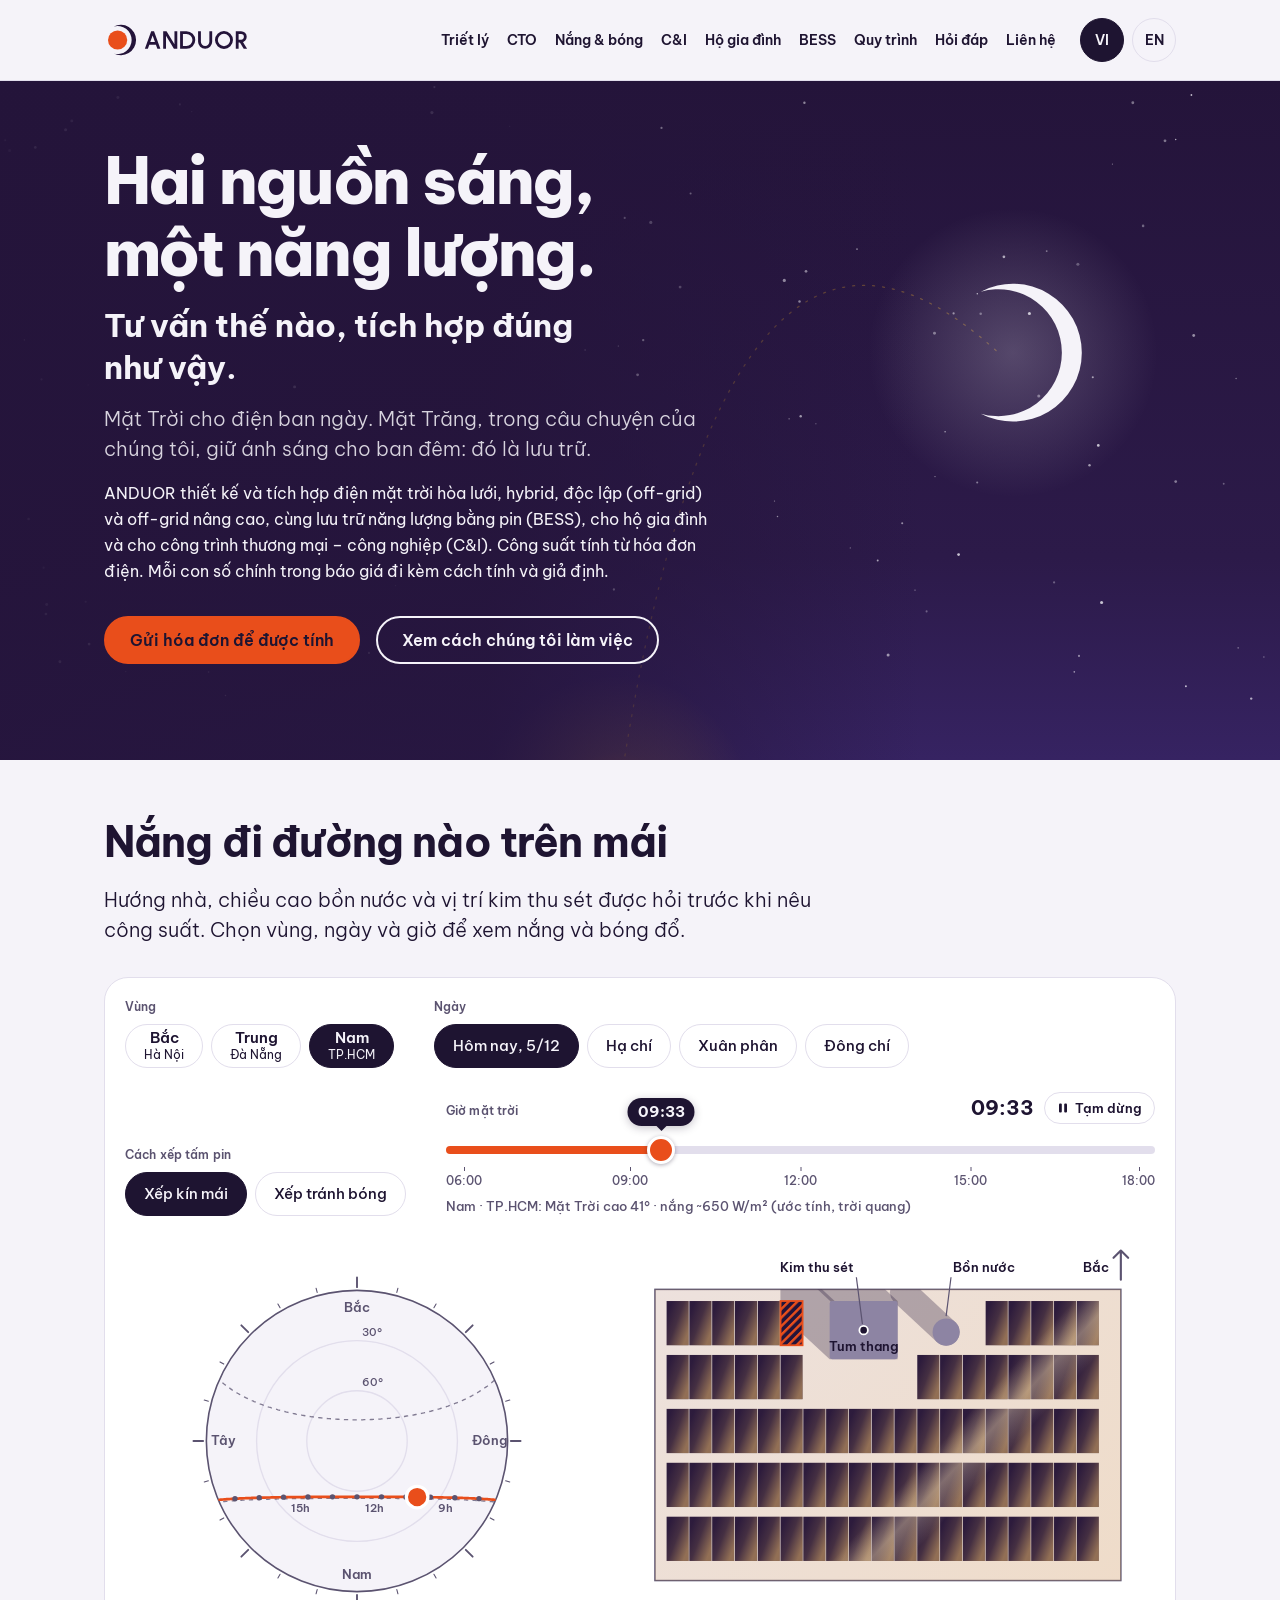
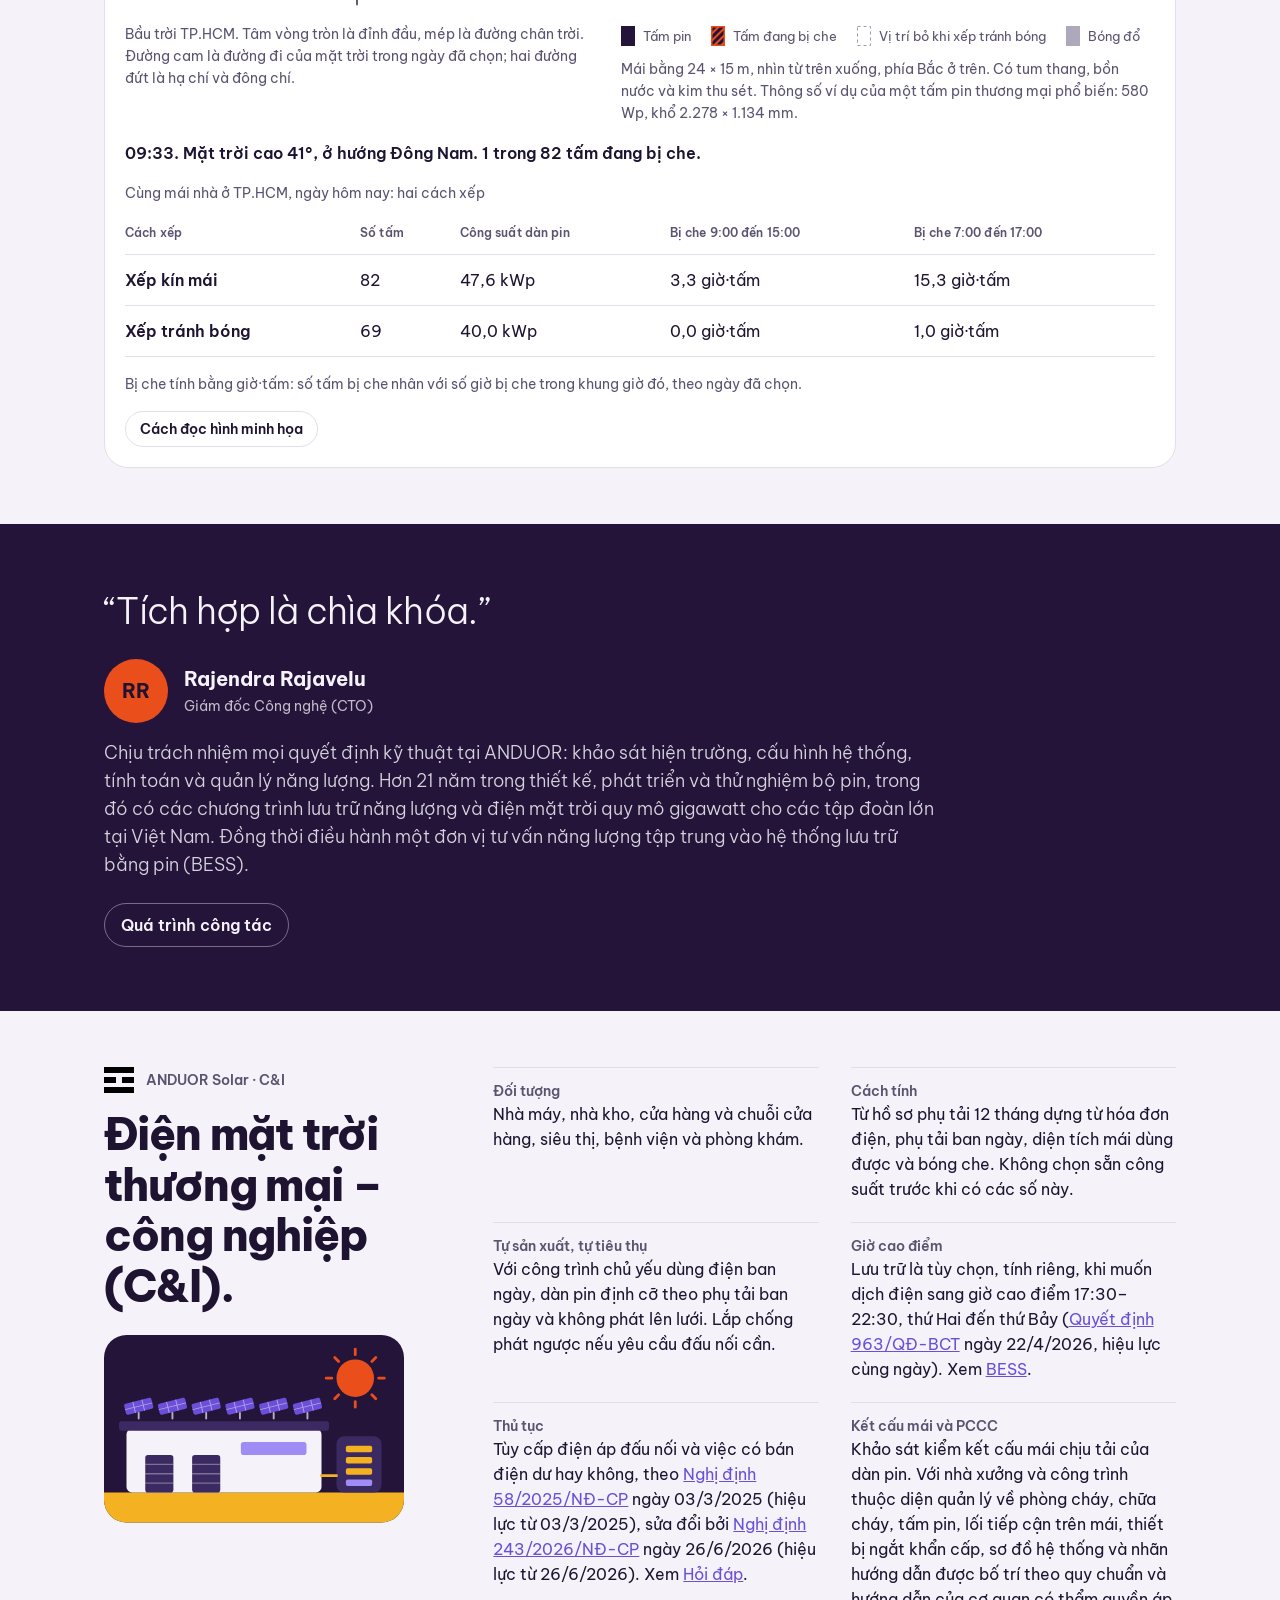
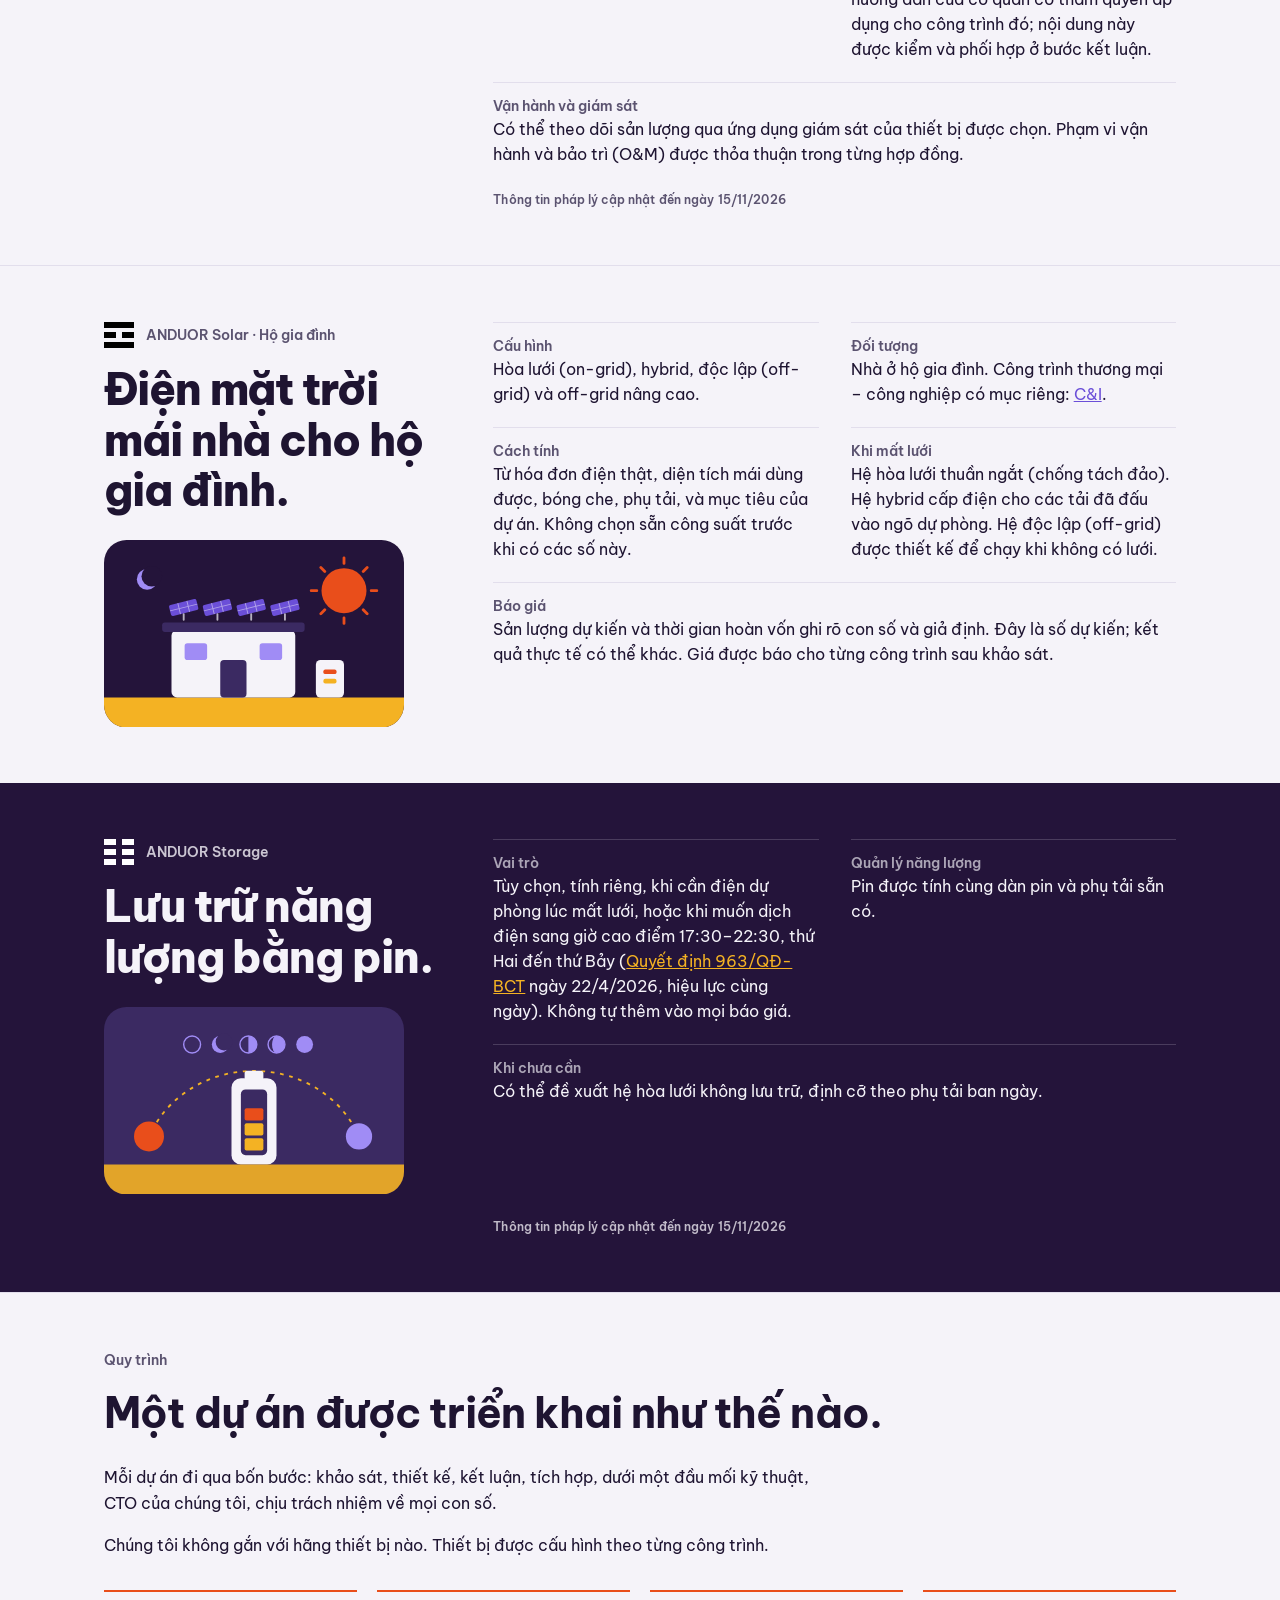
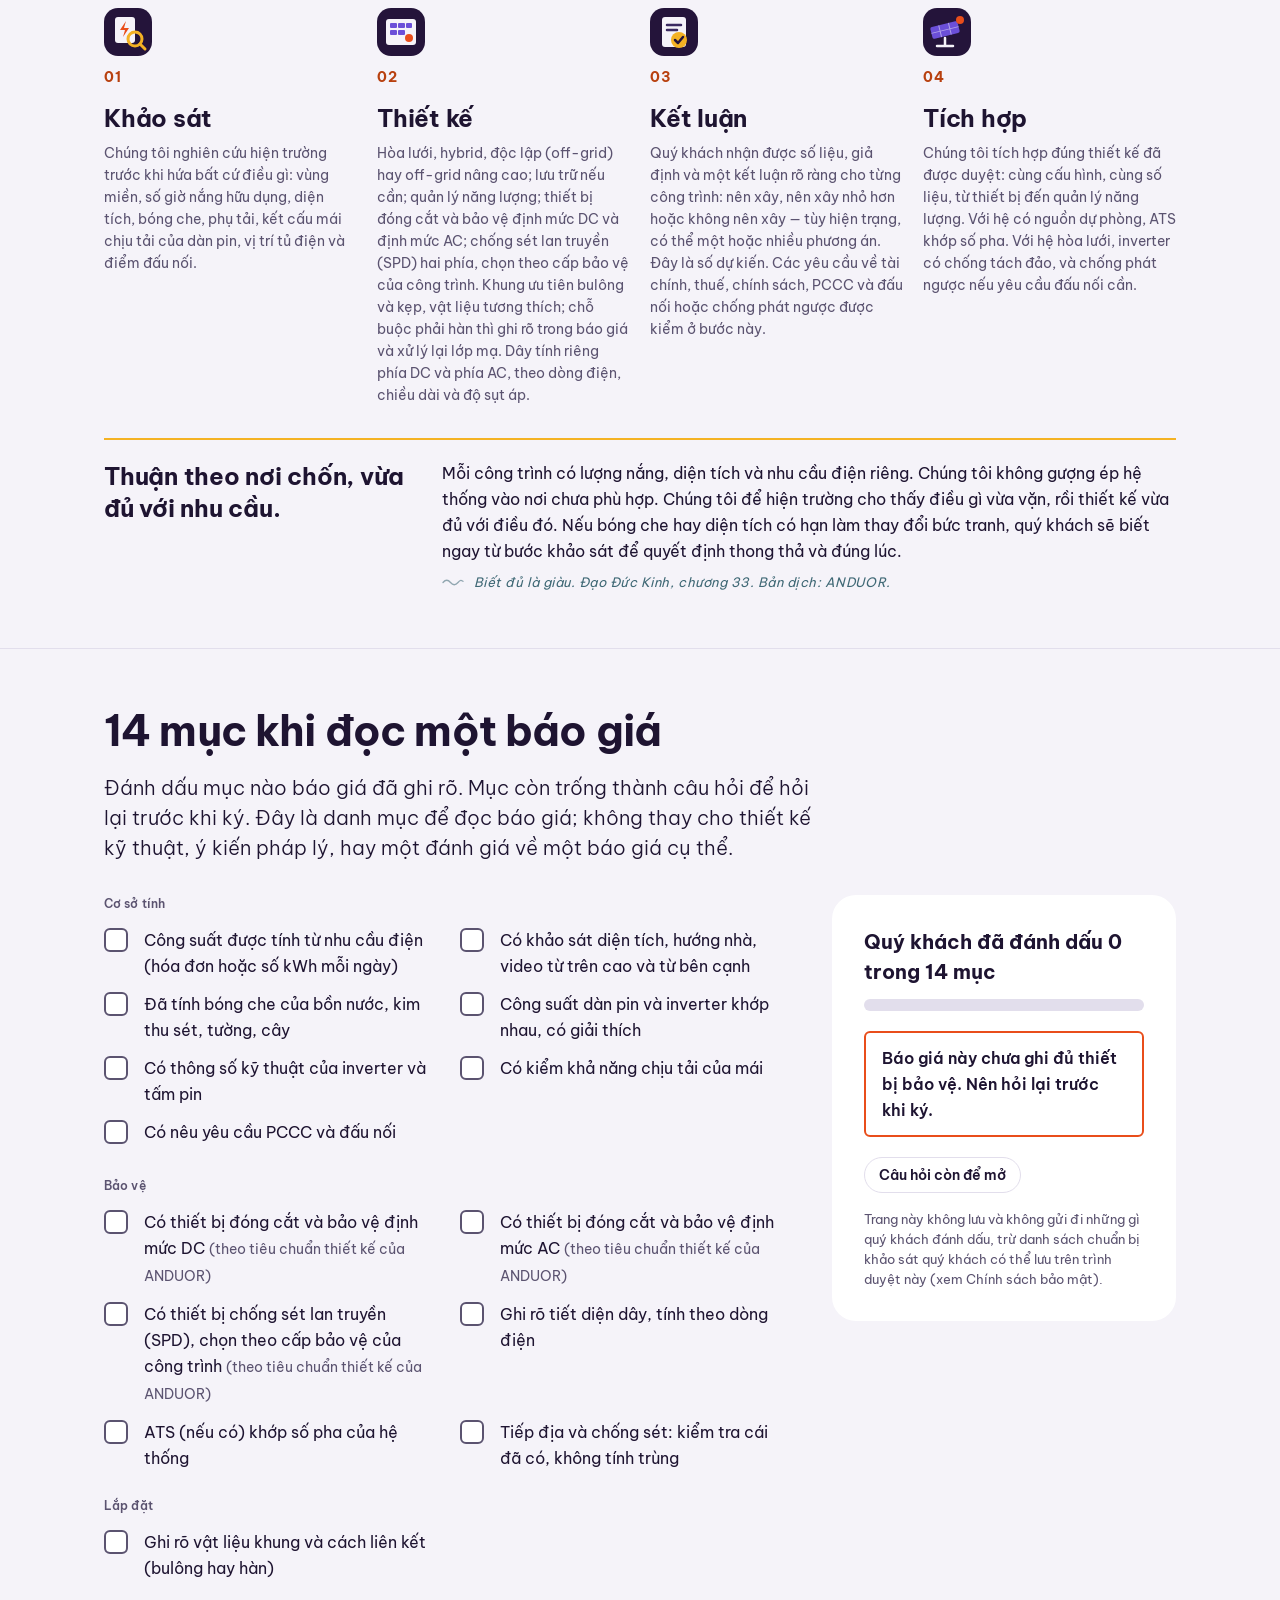
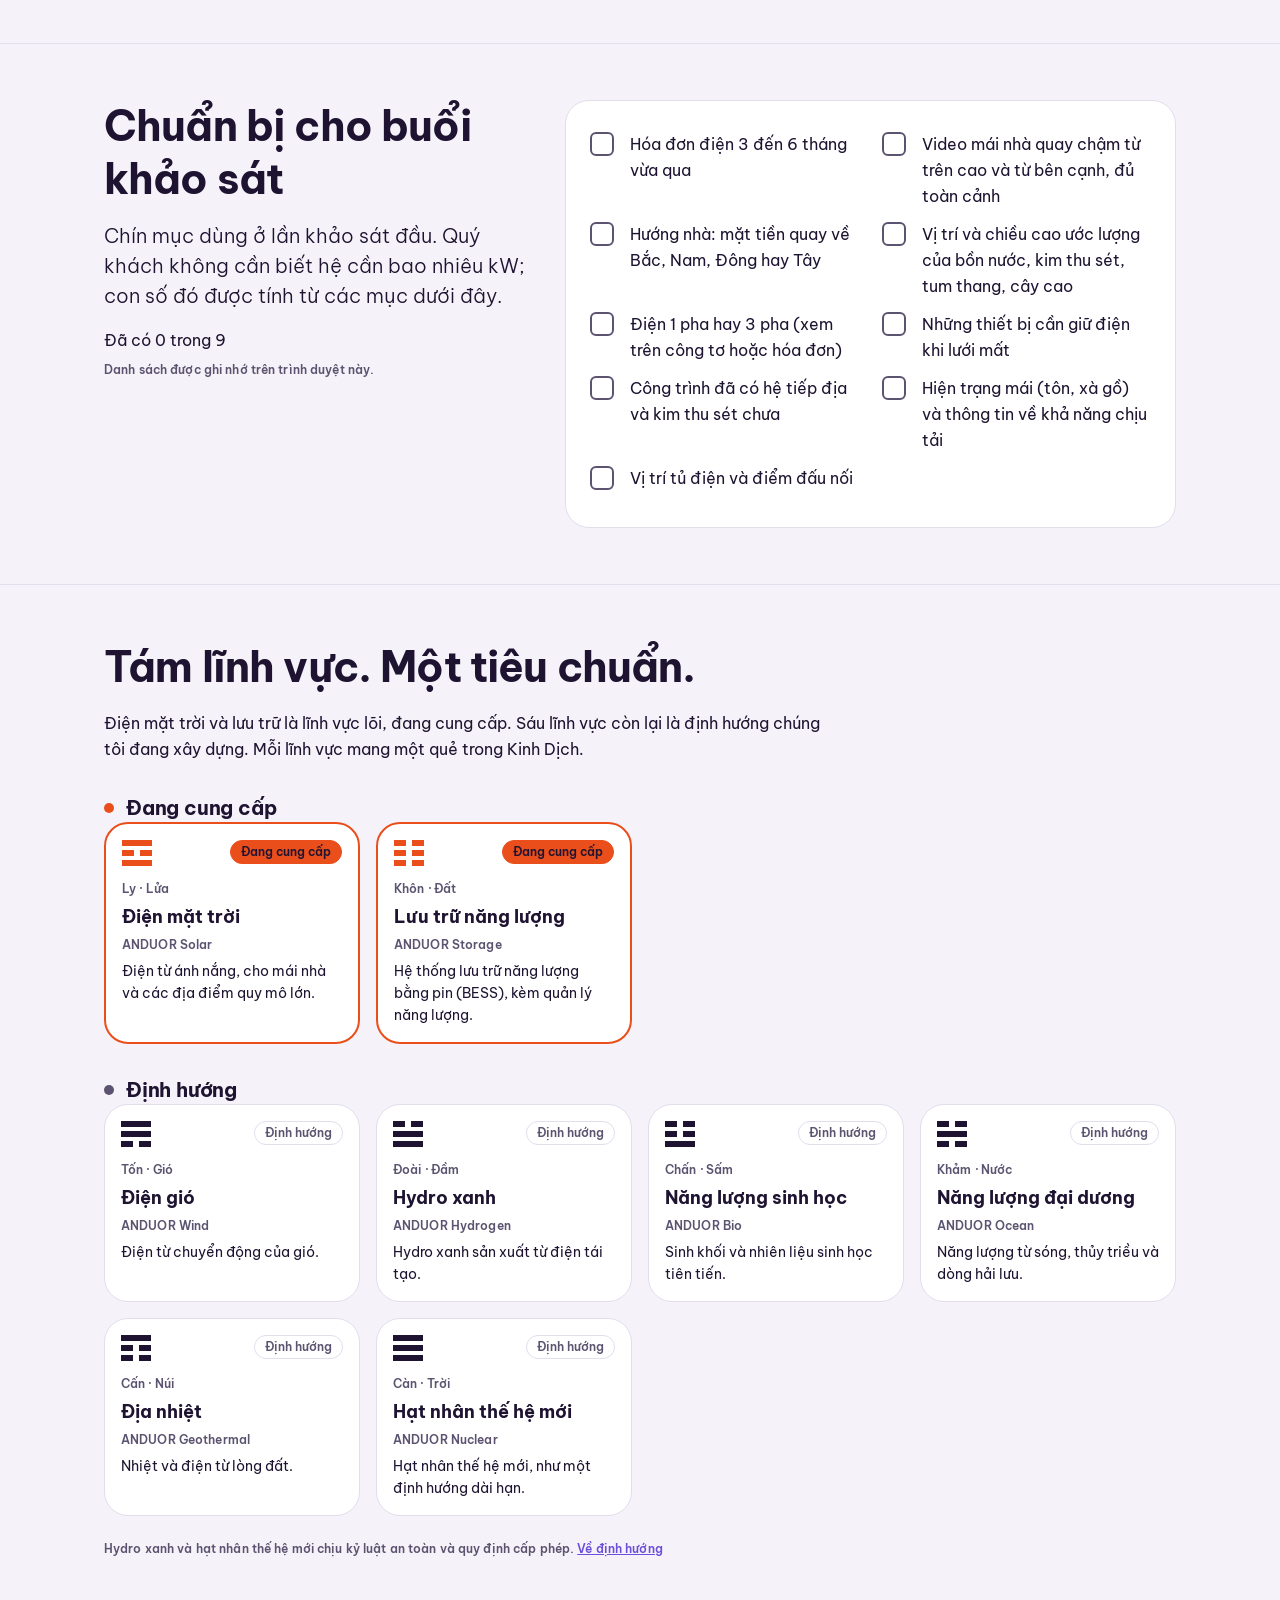
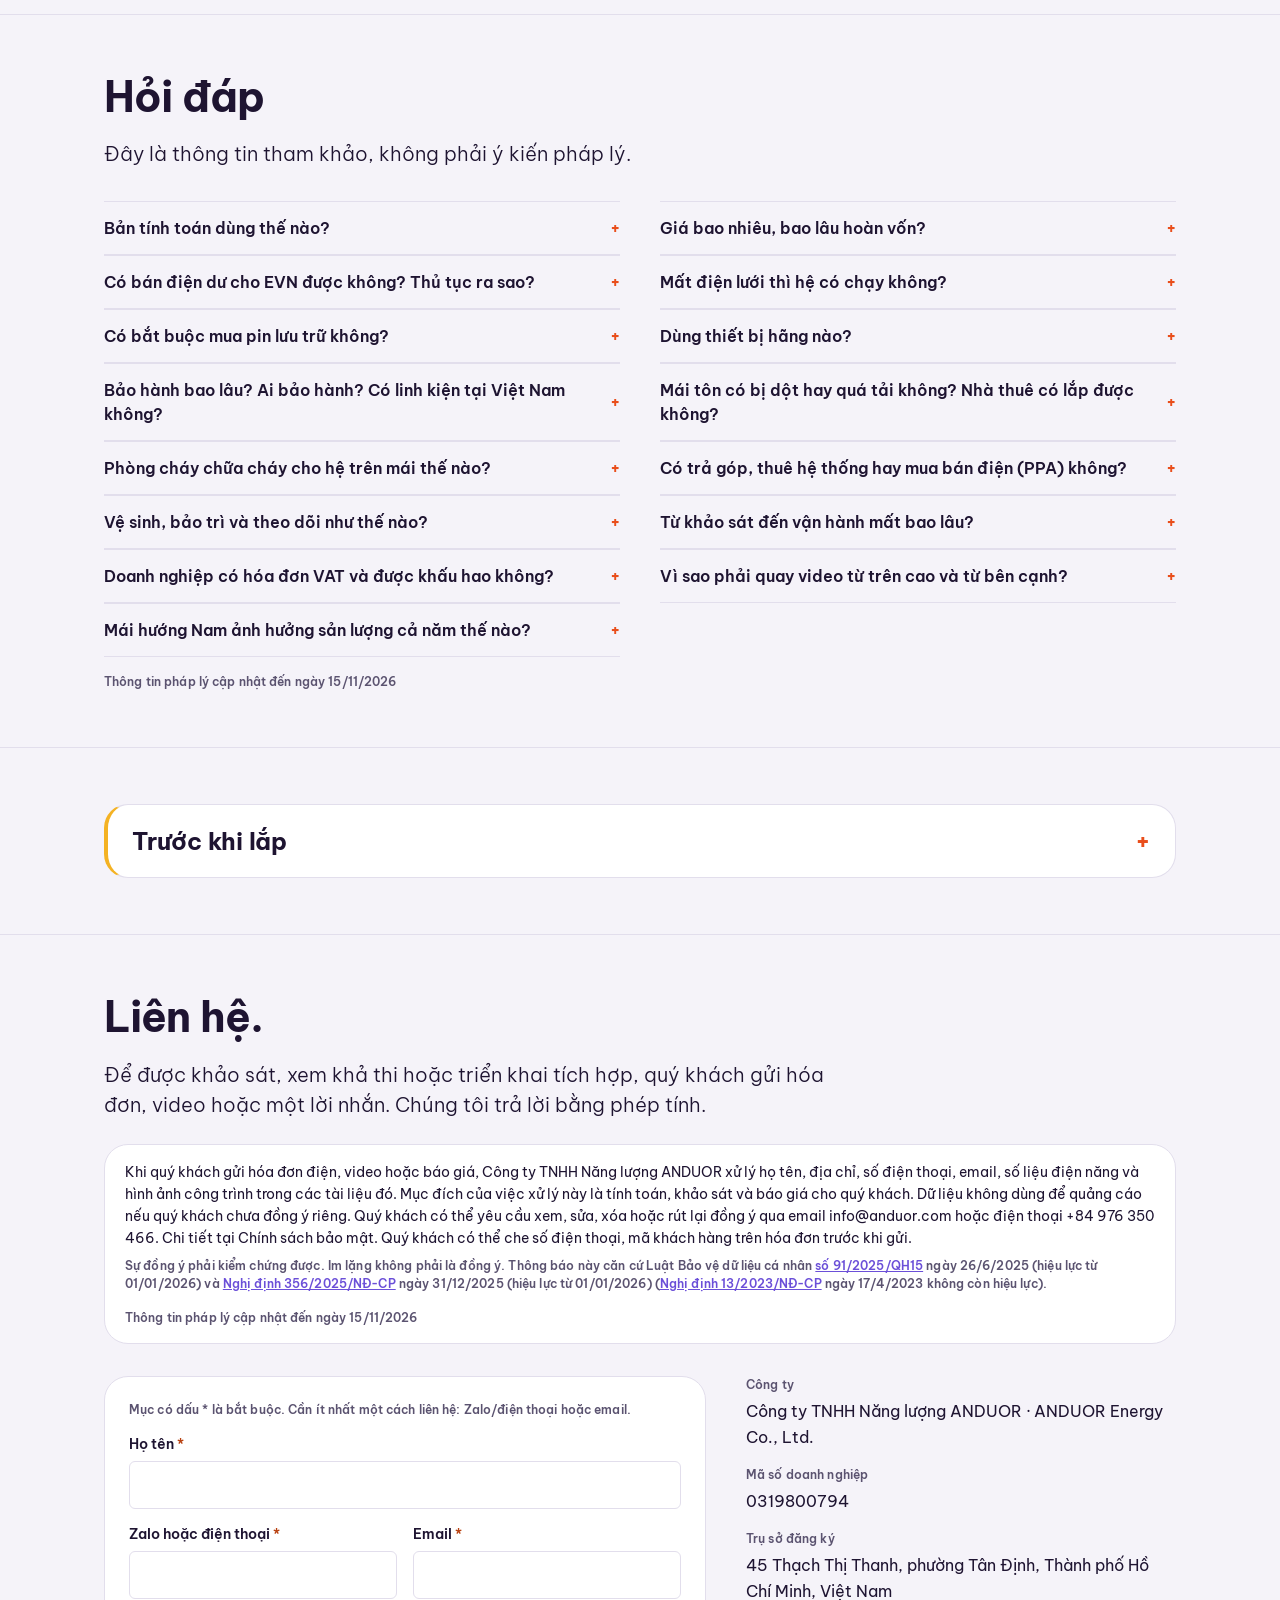
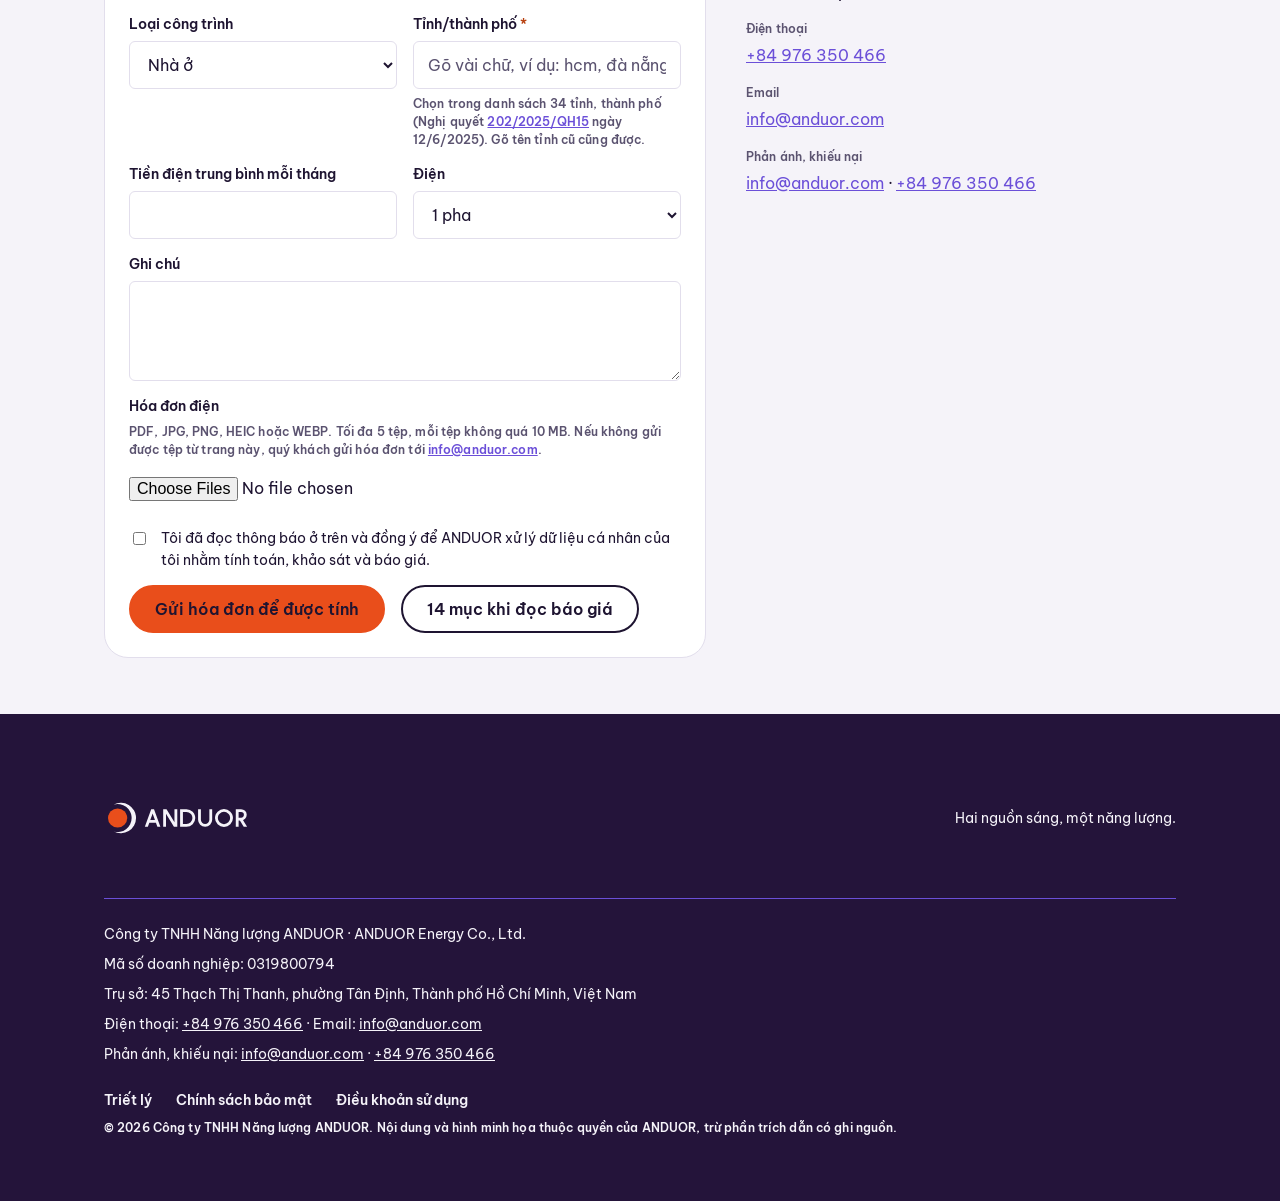
<file: index.html>
<!doctype html>
<html lang="vi" data-lang="vi">
<head>
<meta charset="utf-8">
<link rel="canonical" href="https://anduor.com/">
<meta name="viewport" content="width=device-width, initial-scale=1">
<title data-en="ANDUOR | Two lights. One energy." data-vi="ANDUOR | Hai nguồn sáng, một năng lượng.">ANDUOR | Hai nguồn sáng, một năng lượng.</title>
<meta name="description" content="ANDUOR thiết kế và tích hợp điện mặt trời hòa lưới, hybrid, độc lập (off-grid) và off-grid nâng cao, cùng lưu trữ năng lượng bằng pin (BESS), cho hộ gia đình và công trình thương mại – công nghiệp (C&I). Công suất tính từ hóa đơn điện. Mỗi con số chính đi kèm cách tính và giả định." data-en="ANDUOR designs and integrates on-grid, hybrid, off-grid and advanced off-grid solar, together with battery energy storage (BESS), for homes and for commercial and industrial (C&I) sites. Capacity is calculated from electricity bills. Each main figure comes with its calculation and assumptions." data-vi="ANDUOR thiết kế và tích hợp điện mặt trời hòa lưới, hybrid, độc lập (off-grid) và off-grid nâng cao, cùng lưu trữ năng lượng bằng pin (BESS), cho hộ gia đình và công trình thương mại – công nghiệp (C&I). Công suất tính từ hóa đơn điện. Mỗi con số chính đi kèm cách tính và giả định.">
<meta property="og:type" content="website">
<meta property="og:site_name" content="ANDUOR">
<meta property="og:url" content="https://anduor.com/">
<meta property="og:image" content="https://anduor.com/assets/brand/hero-art.png">
<meta property="og:image:width" content="1440">
<meta property="og:image:height" content="864">
<meta property="og:locale" content="vi_VN">
<meta name="twitter:card" content="summary_large_image">
<meta property="og:title" content="ANDUOR | Hai nguồn sáng, một năng lượng.">
<meta property="og:description" content="ANDUOR thiết kế và tích hợp điện mặt trời hòa lưới, hybrid, độc lập (off-grid) và off-grid nâng cao, cùng lưu trữ năng lượng bằng pin (BESS), cho hộ gia đình và công trình thương mại – công nghiệp (C&I). Công suất tính từ hóa đơn điện. Mỗi con số chính đi kèm cách tính và giả định.">
<meta name="theme-color" content="#24143A">
<link rel="icon" type="image/svg+xml" href="assets/brand/anduor-app-icon.svg">
<link rel="icon" type="image/png" href="assets/brand/anduor-app-icon.png">
<link rel="apple-touch-icon" href="assets/brand/anduor-app-icon.png">
<link rel="preload" href="assets/fonts/BeVietnamPro-Regular.woff2" as="font" type="font/woff2" crossorigin>
<link rel="stylesheet" href="assets/style.css">
<script type="application/ld+json">{"@context":"https://schema.org","@type":"Organization","name":"ANDUOR","legalName":"Công ty TNHH Năng lượng ANDUOR","alternateName":"ANDUOR ENERGY COMPANY LIMITED","taxID":"0319800794","address":{"@type":"PostalAddress","streetAddress":"45 Thạch Thị Thanh, phường Tân Định","addressLocality":"Thành phố Hồ Chí Minh","addressCountry":"VN"},"logo":"https://anduor.com/assets/brand/anduor-app-icon.png","url":"https://anduor.com","email":"info@anduor.com","telephone":"+84 976 350 466","slogan":"Two lights. One energy.","knowsAbout":["Solar energy","Battery energy storage systems"]}</script>
</head>
<body class="hero-bg">
<a class="skip small w600" href="#main"><span lang="en" data-l="en">Skip to content</span><span lang="vi" data-l="vi">Chuyển đến nội dung</span></a>
<header class="hd">
<div class="wrap bar slim-nav">
<a class="brand" href="#top"><img class="logo logo-on-light" src="assets/brand/anduor-logo.svg" width="367" height="120" alt="ANDUOR"><img class="logo logo-on-night" src="assets/brand/anduor-logo-on-night.svg" width="367" height="120" alt=""></a>
<nav class="nav small" aria-label="Primary">
<a href="triet-ly.html"><span lang="en" data-l="en">Philosophy</span><span lang="vi" data-l="vi">Triết lý</span></a>
<a href="#cto"><span lang="en" data-l="en">CTO</span><span lang="vi" data-l="vi">CTO</span></a>
<a href="#nang"><span lang="en" data-l="en">Sun &amp; shade</span><span lang="vi" data-l="vi">Nắng &amp; bóng</span></a>
<a href="#ci"><span lang="en" data-l="en">C&amp;I</span><span lang="vi" data-l="vi">C&amp;I</span></a>
<a href="#solar"><span lang="en" data-l="en">Homes</span><span lang="vi" data-l="vi">Hộ gia đình</span></a>
<a href="#bess"><span lang="en" data-l="en">BESS</span><span lang="vi" data-l="vi">BESS</span></a>
<a href="#quy-trinh"><span lang="en" data-l="en">Process</span><span lang="vi" data-l="vi">Quy trình</span></a>
<a href="#hoi-dap"><span lang="en" data-l="en">FAQ</span><span lang="vi" data-l="vi">Hỏi đáp</span></a>
<a href="#contact"><span lang="en" data-l="en">Contact</span><span lang="vi" data-l="vi">Liên hệ</span></a>
</nav>
<div class="lang" role="group" aria-label="Ngôn ngữ" data-en="Language" data-vi="Ngôn ngữ">
<button type="button" lang="vi" data-set="vi" aria-pressed="true">VI</button>
<button type="button" lang="en" data-set="en" aria-pressed="false">EN</button>
</div>
</div>
</header>
<main id="main">

<section class="hero-full" id="top">
<div class="wrap">
<div class="hero-text">
<h1 class="display"><span lang="en" data-l="en">Two lights. One energy.</span><span lang="vi" data-l="vi">Hai nguồn sáng, một năng lượng.</span></h1>
<p class="msg"><span lang="en" data-l="en">As advised, as integrated.</span><span lang="vi" data-l="vi">Tư vấn thế nào, tích hợp đúng như vậy.</span></p>
<p class="lead w720 mt24"><span lang="en" data-l="en">The sun gives power by day. The moon, in our story, keeps the light for the night: that is storage.</span><span lang="vi" data-l="vi">Mặt Trời cho điện ban ngày. Mặt Trăng, trong câu chuyện của chúng tôi, giữ ánh sáng cho ban đêm: đó là lưu trữ.</span></p>
<p class="body w720 mt16"><span lang="en" data-l="en">ANDUOR designs and integrates on-grid, hybrid, off-grid and advanced off-grid solar, together with battery energy storage (BESS), for homes and for commercial and industrial (C&I) sites. Capacity is calculated from electricity bills. Each main figure in the quotation comes with its calculation and assumptions.</span><span lang="vi" data-l="vi">ANDUOR thiết kế và tích hợp điện mặt trời hòa lưới, hybrid, độc lập (off-grid) và off-grid nâng cao, cùng lưu trữ năng lượng bằng pin (BESS), cho hộ gia đình và cho công trình thương mại – công nghiệp (C&I). Công suất tính từ hóa đơn điện. Mỗi con số chính trong báo giá đi kèm cách tính và giả định.</span></p>
<div class="row mt40">
<a class="btn btn-p" href="#contact"><span lang="en" data-l="en">Send a bill to be sized</span><span lang="vi" data-l="vi">Gửi hóa đơn để được tính</span></a>
<a class="btn btn-s" href="#quy-trinh"><span lang="en" data-l="en">See how we work</span><span lang="vi" data-l="vi">Xem cách chúng tôi làm việc</span></a>
</div>
</div>
<div class="hero-art"><img src="assets/brand/hero-art-on-night.svg" width="480" height="288" alt=""></div>
</div>
</section>

<section id="nang">
<div class="wrap">
<h2 class="headline" id="nang-title"><span lang="en" data-l="en">How sunlight moves across a roof</span><span lang="vi" data-l="vi">Nắng đi đường nào trên mái</span></h2>
<p class="lead w720 mt24"><span lang="en" data-l="en">Roof orientation, the height of the water tank and the position of the lightning rod are asked before a capacity is stated. Choose a region, a date and an hour to see the sunlight and the shade.</span><span lang="vi" data-l="vi">Hướng nhà, chiều cao bồn nước và vị trí kim thu sét được hỏi trước khi nêu công suất. Chọn vùng, ngày và giờ để xem nắng và bóng đổ.</span></p>
<div class="instrument mt40">
<div class="controls">
<fieldset>
<legend><span lang="en" data-l="en">Region</span><span lang="vi" data-l="vi">Vùng</span></legend>
<div class="seg seg-region">
<label><input type="radio" name="city" value="hn"><span><span class="rg"><span lang="en" data-l="en">North</span><span lang="vi" data-l="vi">Bắc</span></span><span class="rg-city"><span lang="en" data-l="en">Hanoi</span><span lang="vi" data-l="vi">Hà Nội</span></span></span></label>
<label><input type="radio" name="city" value="dn"><span><span class="rg"><span lang="en" data-l="en">Central</span><span lang="vi" data-l="vi">Trung</span></span><span class="rg-city"><span lang="en" data-l="en">Da Nang</span><span lang="vi" data-l="vi">Đà Nẵng</span></span></span></label>
<label><input type="radio" name="city" value="hcm" checked><span><span class="rg"><span lang="en" data-l="en">South</span><span lang="vi" data-l="vi">Nam</span></span><span class="rg-city">TP.HCM</span></span></label>
</div>
</fieldset>
<fieldset>
<legend><span lang="en" data-l="en">Day</span><span lang="vi" data-l="vi">Ngày</span></legend>
<div class="seg">
<label><input type="radio" name="day" value="today" checked><span id="today-label"><span lang="en" data-l="en">Today</span><span lang="vi" data-l="vi">Hôm nay</span></span></label>
<label><input type="radio" name="day" value="he"><span><span lang="en" data-l="en">June solstice</span><span lang="vi" data-l="vi">Hạ chí</span></span></label>
<label><input type="radio" name="day" value="xuan"><span><span lang="en" data-l="en">March equinox</span><span lang="vi" data-l="vi">Xuân phân</span></span></label>
<label><input type="radio" name="day" value="dong"><span><span lang="en" data-l="en">December solstice</span><span lang="vi" data-l="vi">Đông chí</span></span></label>
</div>
</fieldset>
<fieldset>
<legend><span lang="en" data-l="en">Module layout</span><span lang="vi" data-l="vi">Cách xếp tấm pin</span></legend>
<div class="seg">
<label><input type="radio" name="layout" value="full" checked><span><span lang="en" data-l="en">Fill the roof</span><span lang="vi" data-l="vi">Xếp kín mái</span></span></label>
<label><input type="radio" name="layout" value="avoid"><span><span lang="en" data-l="en">Layout that avoids shade</span><span lang="vi" data-l="vi">Xếp tránh bóng</span></span></label>
</div>
</fieldset>
<div class="time">
<div class="time-row"><label class="ctl-label" for="t"><span lang="en" data-l="en">Solar time</span><span lang="vi" data-l="vi">Giờ mặt trời</span></label><div class="t-right"><output id="t-out" for="t">09:30</output><button type="button" class="t-play" id="t-play" data-state="off" aria-controls="t" hidden><svg class="ic-pause" viewBox="0 0 12 12" aria-hidden="true" focusable="false"><rect x="2" y="1.5" width="2.8" height="9" rx="1"/><rect x="7.2" y="1.5" width="2.8" height="9" rx="1"/></svg><svg class="ic-play" viewBox="0 0 12 12" aria-hidden="true" focusable="false"><path d="M3 1.6v8.8L10.4 6z"/></svg><span data-when="on"><span lang="en" data-l="en">Pause</span><span lang="vi" data-l="vi">Tạm dừng</span></span><span data-when="off"><span lang="en" data-l="en">Play</span><span lang="vi" data-l="vi">Tự chạy</span></span></button></div></div>
<div class="t-track"><span class="t-bubble" id="t-bubble" aria-hidden="true">09:30</span>
<input type="range" id="t" min="6" max="18" step="0.25" value="9.5">
</div>
<div class="t-ticks" aria-hidden="true"><span style="left:calc(14px + (100% - 28px) * 0)">06:00</span><span style="left:calc(14px + (100% - 28px) * 0.25)">09:00</span><span style="left:calc(14px + (100% - 28px) * 0.5)">12:00</span><span style="left:calc(14px + (100% - 28px) * 0.75)">15:00</span><span style="left:calc(14px + (100% - 28px) * 1)">18:00</span></div>
<p class="sun-read" id="sun-read"></p>
</div>
</div>
<div class="figs">
<figure class="fig">
<svg class="plot" id="sky" viewBox="62 62 316 316" role="img" aria-labelledby="sky-cap"></svg>
<figcaption id="sky-cap"><span lang="en" data-l="en">Sky over</span><span lang="vi" data-l="vi">Bầu trời</span> <span data-city>TP.HCM</span>. <span lang="en" data-l="en">The centre of the circle is the zenith; the edge is the horizon. The orange line is the sun’s path on the day you selected; the two dashed lines are the June and December solstices.</span><span lang="vi" data-l="vi">Tâm vòng tròn là đỉnh đầu, mép là đường chân trời. Đường cam là đường đi của mặt trời trong ngày đã chọn; hai đường đứt là hạ chí và đông chí.</span></figcaption>
</figure>
<figure class="fig fig-roof">
<svg class="plot" id="roof" viewBox="0 0 440 312" role="img" aria-labelledby="roof-cap"></svg>
<div class="legend" aria-hidden="true">
<span><svg viewBox="0 0 14 20"><rect width="14" height="20" style="fill:var(--panel)"/></svg><span lang="en" data-l="en">Module</span><span lang="vi" data-l="vi">Tấm pin</span></span>
<span><svg viewBox="0 0 14 20"><rect x="0.75" y="0.75" width="12.5" height="18.5" fill="url(#hatch)" style="stroke:var(--sun);stroke-width:1.5"/></svg><span lang="en" data-l="en">Currently shaded</span><span lang="vi" data-l="vi">Tấm đang bị che</span></span>
<span><svg viewBox="0 0 14 20"><rect x="0.5" y="0.5" width="13" height="19" style="fill:none;stroke:var(--removed);stroke-dasharray:3 3"/></svg><span lang="en" data-l="en">Left out when avoiding shade</span><span lang="vi" data-l="vi">Vị trí bỏ khi xếp tránh bóng</span></span>
<span><svg viewBox="0 0 14 20"><rect width="14" height="20" style="fill:var(--roof)"/><rect width="14" height="20" style="fill:var(--shade)"/></svg><span lang="en" data-l="en">Shade</span><span lang="vi" data-l="vi">Bóng đổ</span></span>
</div>
<figcaption id="roof-cap"><span lang="en" data-l="en">A flat roof 24 × 15 m, seen from above, north at the top, with a stair well, a water tank and a lightning rod. Example ratings of a commonly sold commercial module: 580 Wp, 2,278 × 1,134 mm.</span><span lang="vi" data-l="vi">Mái bằng 24 × 15 m, nhìn từ trên xuống, phía Bắc ở trên. Có tum thang, bồn nước và kim thu sét. Thông số ví dụ của một tấm pin thương mại phổ biến: 580 Wp, khổ 2.278 × 1.134 mm.</span></figcaption>
</figure>
</div>
<p class="status" id="sun-status" aria-live="polite"></p>
<div class="tbl-wrap">
<table class="tbl">
<caption id="tbl-cap"><span lang="en" data-l="en">The same roof, two layouts</span><span lang="vi" data-l="vi">Cùng mái nhà, hai cách xếp</span></caption>
<thead>
<tr><th scope="col"><span lang="en" data-l="en">Layout</span><span lang="vi" data-l="vi">Cách xếp</span></th><th scope="col"><span lang="en" data-l="en">Modules</span><span lang="vi" data-l="vi">Số tấm</span></th><th scope="col"><span lang="en" data-l="en">Array capacity</span><span lang="vi" data-l="vi">Công suất dàn pin</span></th><th scope="col"><span lang="en" data-l="en">Shaded 09:00–15:00</span><span lang="vi" data-l="vi">Bị che 9:00 đến 15:00</span></th><th scope="col"><span lang="en" data-l="en">Shaded 07:00–17:00</span><span lang="vi" data-l="vi">Bị che 7:00 đến 17:00</span></th></tr>
</thead>
<tbody id="tbl-body"></tbody>
</table>
</div>
<p class="note"><span lang="en" data-l="en">Shade is counted in panel·hours: the number of shaded modules multiplied by the hours of shade in that window, on the day selected.</span><span lang="vi" data-l="vi">Bị che tính bằng giờ·tấm: số tấm bị che nhân với số giờ bị che trong khung giờ đó, theo ngày đã chọn.</span></p>
<details class="more mt16"><summary><span lang="en" data-l="en">How to read this illustration</span><span lang="vi" data-l="vi">Cách đọc hình minh họa</span></summary>
<p class="explain"><span lang="en" data-l="en">A layout that avoids shade leaves out positions that are shaded between 09:00 and 15:00, usually assessed on the December solstice, when shadows are long in the year. Fewer modules remain, but those that remain receive the main hours of sun. One shaded module can reduce the output of a whole series string, depending on how bypass diodes and the inverter are arranged.</span><span lang="vi" data-l="vi">Xếp tránh bóng bỏ những vị trí bị che trong khung 9:00 đến 15:00, thường xét vào ngày đông chí, khi bóng dài trong năm. Ít tấm hơn, nhưng các tấm còn lại nhận trọn nắng giờ chính: một tấm bị che có thể làm giảm sản lượng của cả chuỗi, tùy cách bố trí diode bypass và inverter.</span></p>
<p class="note"><span lang="en" data-l="en">Around June (for a period that is longer or shorter depending on latitude), the sun at noon passes north of the zenith, so shade can fall toward the south. This illustration uses solar time and an approximate astronomical formula; a real design is based on a site survey. Differences between roof orientations need to be calculated for each roof. This tool helps you ask questions; it is not a technical design or legal advice.</span><span lang="vi" data-l="vi">Quanh tháng 6 (dài hay ngắn tùy vĩ độ), buổi trưa mặt trời đi qua phía Bắc đỉnh đầu, nên có lúc bóng rơi về phía Nam. Hình minh họa dùng giờ mặt trời và công thức thiên văn gần đúng; thiết kế thật dựa trên khảo sát tại chỗ. Chênh lệch giữa các hướng cần tính cho từng mái. Công cụ này giúp quý khách đặt câu hỏi, không thay cho thiết kế kỹ thuật hay ý kiến pháp lý.</span></p>
</details>
</div>
</div>
</section>

<section id="cto" class="cto-band">
<div class="wrap">
<blockquote><p class="cto-quote"><span lang="en" data-l="en">“Integrations are the key.”</span><span lang="vi" data-l="vi">“Tích hợp là chìa khóa.”</span></p></blockquote>
<div class="cto-person mt40"><span class="cto-av" aria-hidden="true">RR</span><div><p class="cto-name">Rajendra Rajavelu</p><p class="cto-role"><span lang="en" data-l="en">Chief Technology Officer (CTO)</span><span lang="vi" data-l="vi">Giám đốc Công nghệ (CTO)</span></p></div></div>
<p class="cto-bio mt16"><span lang="en" data-l="en">Owns every technical decision at ANDUOR: site surveys, system configuration, calculations and energy management. More than 21 years in battery pack design, development and testing, including gigawatt-scale energy storage and solar programs for large Vietnamese groups. Also runs an energy consulting practice focused on battery energy storage systems (BESS).</span><span lang="vi" data-l="vi">Chịu trách nhiệm mọi quyết định kỹ thuật tại ANDUOR: khảo sát hiện trường, cấu hình hệ thống, tính toán và quản lý năng lượng. Hơn 21 năm trong thiết kế, phát triển và thử nghiệm bộ pin, trong đó có các chương trình lưu trữ năng lượng và điện mặt trời quy mô gigawatt cho các tập đoàn lớn tại Việt Nam. Đồng thời điều hành một đơn vị tư vấn năng lượng tập trung vào hệ thống lưu trữ bằng pin (BESS).</span></p>
<details class="cto-hist mt24"><summary><span lang="en" data-l="en">Career history</span><span lang="vi" data-l="vi">Quá trình công tác</span></summary>
<ul class="career">
<li><span lang="en" data-l="en">Took part in gigawatt-scale energy storage and solar programs for Vietnam’s largest car manufacturer, along with energy storage and solar projects for Vietnam’s largest real-estate group and largest private conglomerate.</span><span lang="vi" data-l="vi">Tham gia các chương trình lưu trữ năng lượng và điện mặt trời quy mô gigawatt cho công ty sản xuất ô tô lớn nhất Việt Nam, cùng các dự án lưu trữ năng lượng và điện mặt trời cho tập đoàn bất động sản lớn nhất và tập đoàn tư nhân lớn nhất Việt Nam.</span></li>
<li><span lang="en" data-l="en">Senior Technical Advisor, Battery Pack Institute of Vietnam’s largest car manufacturer.</span><span lang="vi" data-l="vi">Senior Technical Advisor, Viện Bộ pin (Battery Pack Institute) của công ty sản xuất ô tô lớn nhất Việt Nam.</span></li>
<li><span lang="en" data-l="en">EE Director (contract), the energy-solutions company of Vietnam’s largest private conglomerate, Hanoi. Mar 2020 – Sep 2025.</span><span lang="vi" data-l="vi">EE Director (hợp đồng), công ty giải pháp năng lượng thuộc tập đoàn tư nhân lớn nhất Việt Nam, Hà Nội. 3/2020 – 9/2025.</span></li>
<li><span lang="en" data-l="en">Principal Software Engineer, a multinational manufacturing group (Dongguan, China): control-system software for lithium-ion battery products. Feb 2014 – Jan 2022.</span><span lang="vi" data-l="vi">Principal Software Engineer, một tập đoàn sản xuất đa quốc gia (Đông Quản, Trung Quốc): phần mềm hệ thống điều khiển cho các sản phẩm pin lithium-ion. 2/2014 – 1/2022.</span></li>
<li><span lang="en" data-l="en">Assistant Manager, the technology and business centre of a leading European car group: model-based design and development for lithium-ion battery management systems. Nov 2010 – Jan 2014.</span><span lang="vi" data-l="vi">Assistant Manager, trung tâm công nghệ và kinh doanh của một tập đoàn ô tô hàng đầu châu Âu: thiết kế và phát triển theo mô hình cho hệ thống quản lý pin lithium-ion. 11/2010 – 1/2014.</span></li>
<li><span lang="en" data-l="en">Firmware Engineer, a technology company: battery management system firmware for low-, medium- and high-voltage lithium-ion packs used in EVs, golf buggies, e-scooters and solar greenhouses. Nov 2008 – Mar 2011.</span><span lang="vi" data-l="vi">Firmware Engineer, một công ty công nghệ: firmware hệ thống quản lý pin cho bộ pin lithium-ion điện áp thấp, trung và cao, dùng trong xe điện, xe golf, xe máy điện và nhà kính năng lượng mặt trời. 11/2008 – 3/2011.</span></li>
<li><span lang="en" data-l="en">Lead Engineer, a multinational IT services company. 2007 – 2008.</span><span lang="vi" data-l="vi">Lead Engineer, một công ty dịch vụ công nghệ thông tin đa quốc gia. 2007 – 2008.</span></li>
</ul>
<p class="caption cto-disc mt16"><span lang="en" data-l="en">The organisations are described only to show career history; this does not imply that they endorse ANDUOR.</span><span lang="vi" data-l="vi">Các tổ chức được mô tả chỉ nhằm thể hiện quá trình công tác, không hàm ý các tổ chức này bảo trợ ANDUOR.</span></p>
</details>
</div>
</section>

<section class="product" id="ci">
<div class="wrap product-grid">
<div class="product-head">
<p class="product-kicker"><img class="trigram" src="assets/brand/trigram-solar-current.svg" width="30" height="26" alt="">ANDUOR Solar · C&amp;I</p>
<h2 class="product-title mt16"><span lang="en" data-l="en">Commercial and industrial solar (C&amp;I).</span><span lang="vi" data-l="vi">Điện mặt trời thương mại – công nghiệp (C&amp;I).</span></h2>
<svg class="ill" viewBox="0 0 320 200" width="320" height="200" aria-hidden="true" focusable="false"><rect class="bg" width="320" height="200" rx="24"/><circle class="sun" cx="268" cy="46" r="20"/><path class="ray" d="M293.0 46.0L299.0 46.0M285.7 63.7L289.9 67.9M268.0 71.0L268.0 77.0M250.3 63.7L246.1 67.9M243.0 46.0L237.0 46.0M250.3 28.3L246.1 24.1M268.0 21.0L268.0 15.0M285.7 28.3L289.9 24.1"/><path class="gold" d="M0 168H320V176A24 24 0 0 1 296 200H24A24 24 0 0 1 0 176Z"/><rect class="lt" x="24" y="100" width="208" height="68" rx="6"/><rect class="bg2" x="16" y="92" width="224" height="10" rx="3"/><rect class="bg2" x="44" y="128" width="30" height="40" rx="3"/><path class="ln2" d="M44 138h30M44 148h30M44 158h30"/><rect class="bg2" x="94" y="128" width="30" height="40" rx="3"/><path class="ln2" d="M94 138h30M94 148h30M94 158h30"/><rect class="moon" x="146" y="114" width="70" height="14" rx="3"/><g transform="rotate(-14 37.0 76.0)"><rect class="pv" x="22" y="70" width="30" height="12" rx="2"/><path class="ln" d="M32.0 70v12M42.0 70v12M22 76.0h30"/></g><path class="leg" d="M37.0 83v6"/><g transform="rotate(-14 73.0 76.0)"><rect class="pv" x="58" y="70" width="30" height="12" rx="2"/><path class="ln" d="M68.0 70v12M78.0 70v12M58 76.0h30"/></g><path class="leg" d="M73.0 83v6"/><g transform="rotate(-14 109.0 76.0)"><rect class="pv" x="94" y="70" width="30" height="12" rx="2"/><path class="ln" d="M104.0 70v12M114.0 70v12M94 76.0h30"/></g><path class="leg" d="M109.0 83v6"/><g transform="rotate(-14 145.0 76.0)"><rect class="pv" x="130" y="70" width="30" height="12" rx="2"/><path class="ln" d="M140.0 70v12M150.0 70v12M130 76.0h30"/></g><path class="leg" d="M145.0 83v6"/><g transform="rotate(-14 181.0 76.0)"><rect class="pv" x="166" y="70" width="30" height="12" rx="2"/><path class="ln" d="M176.0 70v12M186.0 70v12M166 76.0h30"/></g><path class="leg" d="M181.0 83v6"/><g transform="rotate(-14 217.0 76.0)"><rect class="pv" x="202" y="70" width="30" height="12" rx="2"/><path class="ln" d="M212.0 70v12M222.0 70v12M202 76.0h30"/></g><path class="leg" d="M217.0 83v6"/><rect class="bg2" x="248" y="108" width="48" height="60" rx="8"/><rect class="gold" x="258" y="118" width="28" height="7" rx="2"/><rect class="gold" x="258" y="130" width="28" height="7" rx="2"/><rect class="gold" x="258" y="142" width="28" height="7" rx="2"/><rect class="moon" x="258" y="154" width="28" height="7" rx="2"/><path class="wire" d="M232 150H248"/></svg>
</div>
<dl class="facts facts-2">
<div><dt><span lang="en" data-l="en">Where it is used</span><span lang="vi" data-l="vi">Đối tượng</span></dt><dd><span lang="en" data-l="en">Factories, warehouses, shops and shop chains, supermarkets, hospitals and clinics.</span><span lang="vi" data-l="vi">Nhà máy, nhà kho, cửa hàng và chuỗi cửa hàng, siêu thị, bệnh viện và phòng khám.</span></dd></div>
<div><dt><span lang="en" data-l="en">Sizing</span><span lang="vi" data-l="vi">Cách tính</span></dt><dd><span lang="en" data-l="en">From a 12-month load profile built from electricity bills, the daytime load, usable roof area and shade. Capacity is not chosen before these figures are known.</span><span lang="vi" data-l="vi">Từ hồ sơ phụ tải 12 tháng dựng từ hóa đơn điện, phụ tải ban ngày, diện tích mái dùng được và bóng che. Không chọn sẵn công suất trước khi có các số này.</span></dd></div>
<div><dt><span lang="en" data-l="en">Self-consumption</span><span lang="vi" data-l="vi">Tự sản xuất, tự tiêu thụ</span></dt><dd><span lang="en" data-l="en">For sites that mainly use electricity in the daytime, the array is sized to the daytime load and does not export to the grid. Anti-export is fitted if the connection rules require it.</span><span lang="vi" data-l="vi">Với công trình chủ yếu dùng điện ban ngày, dàn pin định cỡ theo phụ tải ban ngày và không phát lên lưới. Lắp chống phát ngược nếu yêu cầu đấu nối cần.</span></dd></div>
<div><dt><span lang="en" data-l="en">Peak hours</span><span lang="vi" data-l="vi">Giờ cao điểm</span></dt><dd><span lang="en" data-l="en">Storage is an option, calculated separately, when energy should be shifted into peak hours 17:30–22:30, Monday to Saturday (<a href="https://moit.gov.vn/tin-tuc/quy-dinh-moi-ve-gio-cao-diem-thap-diem-cua-he-thong-dien-quoc-gia.html" target="_blank" rel="noopener noreferrer">Decision 963/QĐ-BCT</a> of 22 April 2026, in effect from that date). See <a href="#bess">BESS</a>.</span><span lang="vi" data-l="vi">Lưu trữ là tùy chọn, tính riêng, khi muốn dịch điện sang giờ cao điểm 17:30–22:30, thứ Hai đến thứ Bảy (<a href="https://moit.gov.vn/tin-tuc/quy-dinh-moi-ve-gio-cao-diem-thap-diem-cua-he-thong-dien-quoc-gia.html" target="_blank" rel="noopener noreferrer">Quyết định 963/QĐ-BCT</a> ngày 22/4/2026, hiệu lực cùng ngày). Xem <a href="#bess">BESS</a>.</span></dd></div>
<div><dt><span lang="en" data-l="en">Procedure</span><span lang="vi" data-l="vi">Thủ tục</span></dt><dd><span lang="en" data-l="en">Depends on the voltage level of the connection and on whether surplus electricity will be sold, under <a href="https://vanban.chinhphu.vn/?docid=213011&pageid=27160" target="_blank" rel="noopener noreferrer">Decree 58/2025/NĐ-CP</a> of 3 March 2025 (in effect from 3 March 2025), as amended by <a href="https://vanban.chinhphu.vn/?docid=218605&pageid=27160" target="_blank" rel="noopener noreferrer">Decree 243/2026/NĐ-CP</a> of 26 June 2026 (in effect from 26 June 2026). See <a href="#faq-b">the FAQ</a>.</span><span lang="vi" data-l="vi">Tùy cấp điện áp đấu nối và việc có bán điện dư hay không, theo <a href="https://vanban.chinhphu.vn/?docid=213011&pageid=27160" target="_blank" rel="noopener noreferrer">Nghị định 58/2025/NĐ-CP</a> ngày 03/3/2025 (hiệu lực từ 03/3/2025), sửa đổi bởi <a href="https://vanban.chinhphu.vn/?docid=218605&pageid=27160" target="_blank" rel="noopener noreferrer">Nghị định 243/2026/NĐ-CP</a> ngày 26/6/2026 (hiệu lực từ 26/6/2026). Xem <a href="#faq-b">Hỏi đáp</a>.</span></dd></div>
<div><dt><span lang="en" data-l="en">Roof and fire safety</span><span lang="vi" data-l="vi">Kết cấu mái và PCCC</span></dt><dd><span lang="en" data-l="en">The survey checks whether the roof can carry the array. For factories and buildings that fall under fire-safety administration, modules, roof access, emergency isolation, system diagrams and instruction labels are arranged according to the regulations and guidance of the competent authority that apply to that building; this is checked and coordinated at the verdict stage.</span><span lang="vi" data-l="vi">Khảo sát kiểm kết cấu mái chịu tải của dàn pin. Với nhà xưởng và công trình thuộc diện quản lý về phòng cháy, chữa cháy, tấm pin, lối tiếp cận trên mái, thiết bị ngắt khẩn cấp, sơ đồ hệ thống và nhãn hướng dẫn được bố trí theo quy chuẩn và hướng dẫn của cơ quan có thẩm quyền áp dụng cho công trình đó; nội dung này được kiểm và phối hợp ở bước kết luận.</span></dd></div>
<div><dt><span lang="en" data-l="en">Operation and monitoring</span><span lang="vi" data-l="vi">Vận hành và giám sát</span></dt><dd><span lang="en" data-l="en">Output can be followed through the monitoring application of the selected equipment. The operation and maintenance (O&amp;M) scope is agreed in each contract.</span><span lang="vi" data-l="vi">Có thể theo dõi sản lượng qua ứng dụng giám sát của thiết bị được chọn. Phạm vi vận hành và bảo trì (O&amp;M) được thỏa thuận trong từng hợp đồng.</span></dd></div>
</dl>
<p class="caption legal-stamp product-stamp"><span lang="en" data-l="en">Legal information current as of <span class="legal-date-en">15 November 2026</span></span><span lang="vi" data-l="vi">Thông tin pháp lý cập nhật đến ngày <span class="legal-date-vi">15/11/2026</span></span></p>
</div>
</section>

<section class="product" id="solar">
<div class="wrap product-grid">
<div class="product-head">
<p class="product-kicker"><img class="trigram" src="assets/brand/trigram-solar-current.svg" width="30" height="26" alt=""><span>ANDUOR Solar · <span lang="en" data-l="en">Homes</span><span lang="vi" data-l="vi">Hộ gia đình</span></span></p>
<h2 class="product-title mt16"><span lang="en" data-l="en">Rooftop solar for homes.</span><span lang="vi" data-l="vi">Điện mặt trời mái nhà cho hộ gia đình.</span></h2>
<svg class="ill" viewBox="0 0 320 200" width="320" height="200" aria-hidden="true" focusable="false"><rect class="bg" width="320" height="200" rx="24"/><circle class="moon" cx="46" cy="42" r="11"/><circle class="bg" cx="51.0" cy="38.7" r="11"/><circle class="sun" cx="256" cy="54" r="24"/><path class="ray" d="M285.0 54.0L291.0 54.0M276.5 74.5L280.7 78.7M256.0 83.0L256.0 89.0M235.5 74.5L231.3 78.7M227.0 54.0L221.0 54.0M235.5 33.5L231.3 29.3M256.0 25.0L256.0 19.0M276.5 33.5L280.7 29.3"/><path class="gold" d="M0 168H320V176A24 24 0 0 1 296 200H24A24 24 0 0 1 0 176Z"/><rect class="lt" x="72" y="96" width="132" height="72" rx="6"/><rect class="bg2" x="62" y="88" width="152" height="10" rx="3"/><rect class="moon" x="86" y="110" width="24" height="18" rx="3"/><rect class="moon" x="166" y="110" width="24" height="18" rx="3"/><rect class="bg2" x="124" y="128" width="28" height="40" rx="4"/><g transform="rotate(-14 85.0 72.0)"><rect class="pv" x="70" y="66" width="30" height="12" rx="2"/><path class="ln" d="M80.0 66v12M90.0 66v12M70 72.0h30"/></g><path class="leg" d="M85.0 79v6"/><g transform="rotate(-14 121.0 72.0)"><rect class="pv" x="106" y="66" width="30" height="12" rx="2"/><path class="ln" d="M116.0 66v12M126.0 66v12M106 72.0h30"/></g><path class="leg" d="M121.0 79v6"/><g transform="rotate(-14 157.0 72.0)"><rect class="pv" x="142" y="66" width="30" height="12" rx="2"/><path class="ln" d="M152.0 66v12M162.0 66v12M142 72.0h30"/></g><path class="leg" d="M157.0 79v6"/><g transform="rotate(-14 193.0 72.0)"><rect class="pv" x="178" y="66" width="30" height="12" rx="2"/><path class="ln" d="M188.0 66v12M198.0 66v12M178 72.0h30"/></g><path class="leg" d="M193.0 79v6"/><rect class="lt" x="226" y="128" width="30" height="40" rx="5"/><rect class="sun" x="234" y="138" width="14" height="5" rx="2"/><rect class="gold" x="234" y="148" width="14" height="5" rx="2"/></svg>
</div>
<dl class="facts facts-2">
<div><dt><span lang="en" data-l="en">Configurations</span><span lang="vi" data-l="vi">Cấu hình</span></dt><dd><span lang="en" data-l="en">Grid-tied (on-grid), hybrid, off-grid and advanced off-grid.</span><span lang="vi" data-l="vi">Hòa lưới (on-grid), hybrid, độc lập (off-grid) và off-grid nâng cao.</span></dd></div>
<div><dt><span lang="en" data-l="en">Where it is used</span><span lang="vi" data-l="vi">Đối tượng</span></dt><dd><span lang="en" data-l="en">Homes. Commercial and industrial sites have their own section: <a href="#ci">C&amp;I</a>.</span><span lang="vi" data-l="vi">Nhà ở hộ gia đình. Công trình thương mại – công nghiệp có mục riêng: <a href="#ci">C&amp;I</a>.</span></dd></div>
<div><dt><span lang="en" data-l="en">Sizing</span><span lang="vi" data-l="vi">Cách tính</span></dt><dd><span lang="en" data-l="en">From real electricity bills, usable roof area, shade, load, and the aims of the project. Capacity is not chosen before these figures are known.</span><span lang="vi" data-l="vi">Từ hóa đơn điện thật, diện tích mái dùng được, bóng che, phụ tải, và mục tiêu của dự án. Không chọn sẵn công suất trước khi có các số này.</span></dd></div>
<div><dt><span lang="en" data-l="en">If the grid fails</span><span lang="vi" data-l="vi">Khi mất lưới</span></dt><dd><span lang="en" data-l="en">A purely grid-tied system disconnects (anti-islanding). A hybrid system can supply loads already wired to the backup output. An off-grid system is designed to run without the grid.</span><span lang="vi" data-l="vi">Hệ hòa lưới thuần ngắt (chống tách đảo). Hệ hybrid cấp điện cho các tải đã đấu vào ngõ dự phòng. Hệ độc lập (off-grid) được thiết kế để chạy khi không có lưới.</span></dd></div>
<div><dt><span lang="en" data-l="en">The quotation</span><span lang="vi" data-l="vi">Báo giá</span></dt><dd><span lang="en" data-l="en">Forecast yield and payback are stated with their figures and assumptions. They are estimates; actual results may differ. The price is quoted for each site after the survey.</span><span lang="vi" data-l="vi">Sản lượng dự kiến và thời gian hoàn vốn ghi rõ con số và giả định. Đây là số dự kiến; kết quả thực tế có thể khác. Giá được báo cho từng công trình sau khảo sát.</span></dd></div>
</dl>
</div>
</section>

<section class="product night-band" id="bess">
<div class="wrap product-grid">
<div class="product-head">
<p class="product-kicker"><img class="trigram" src="assets/brand/trigram-storage-current.svg" width="30" height="26" alt="">ANDUOR Storage</p>
<h2 class="product-title mt16"><span lang="en" data-l="en">Battery energy storage.</span><span lang="vi" data-l="vi">Lưu trữ năng lượng bằng pin.</span></h2>
<svg class="ill" viewBox="0 0 320 200" width="320" height="200" aria-hidden="true" focusable="false"><rect class="bg2" width="320" height="200" rx="24"/><path class="arc" d="M44 150A120 110 0 0 1 276 150"/><circle class="sun" cx="48" cy="138" r="16"/><circle class="moon" cx="272" cy="138" r="14"/><circle class="ring" cx="94" cy="40" r="9"/><circle class="moon" cx="124" cy="40" r="9"/><circle class="bg2" cx="128.1" cy="37.3" r="9"/><path class="moon" d="M154 31A9 9 0 0 1 154 49Z"/><circle class="ring" cx="154" cy="40" r="9"/><path class="moon" d="M184 31A9 9 0 0 1 184 49A4.5 9 0 0 1 184 31Z"/><path class="moon" d="M184 31A4.5 9 0 0 0 184 49Z"/><circle class="ring" cx="184" cy="40" r="9"/><circle class="moon" cx="214" cy="40" r="9"/><rect class="lt" x="136" y="76" width="48" height="92" rx="10"/><rect class="lt" x="150" y="68" width="20" height="10" rx="3"/><rect class="bg2" x="146" y="88" width="28" height="70" rx="5"/><rect class="gold" x="150" y="140" width="20" height="13" rx="2"/><rect class="gold" x="150" y="124" width="20" height="13" rx="2"/><rect class="sun" x="150" y="108" width="20" height="13" rx="2"/><path class="gold" d="M0 168H320V176A24 24 0 0 1 296 200H24A24 24 0 0 1 0 176Z" opacity=".9"/></svg>
</div>
<dl class="facts facts-2">
<div><dt><span lang="en" data-l="en">Role</span><span lang="vi" data-l="vi">Vai trò</span></dt><dd><span lang="en" data-l="en">An option, calculated separately, when backup during an outage is needed, or when energy should be shifted into peak hours 17:30–22:30, Monday to Saturday (<a href="https://moit.gov.vn/tin-tuc/quy-dinh-moi-ve-gio-cao-diem-thap-diem-cua-he-thong-dien-quoc-gia.html" target="_blank" rel="noopener noreferrer">Decision 963/QĐ-BCT</a> of 22 April 2026, in effect from that date). It is not added automatically to a quotation.</span><span lang="vi" data-l="vi">Tùy chọn, tính riêng, khi cần điện dự phòng lúc mất lưới, hoặc khi muốn dịch điện sang giờ cao điểm 17:30–22:30, thứ Hai đến thứ Bảy (<a href="https://moit.gov.vn/tin-tuc/quy-dinh-moi-ve-gio-cao-diem-thap-diem-cua-he-thong-dien-quoc-gia.html" target="_blank" rel="noopener noreferrer">Quyết định 963/QĐ-BCT</a> ngày 22/4/2026, hiệu lực cùng ngày). Không tự thêm vào mọi báo giá.</span></dd></div>
<div><dt><span lang="en" data-l="en">Energy management</span><span lang="vi" data-l="vi">Quản lý năng lượng</span></dt><dd><span lang="en" data-l="en">The storage is designed together with the solar array and the existing loads.</span><span lang="vi" data-l="vi">Pin được tính cùng dàn pin và phụ tải sẵn có.</span></dd></div>
<div><dt><span lang="en" data-l="en">If it is not needed</span><span lang="vi" data-l="vi">Khi chưa cần</span></dt><dd><span lang="en" data-l="en">The proposal can be a grid-tied system without storage, sized to the daytime load.</span><span lang="vi" data-l="vi">Có thể đề xuất hệ hòa lưới không lưu trữ, định cỡ theo phụ tải ban ngày.</span></dd></div>
</dl>
<p class="caption legal-stamp product-stamp"><span lang="en" data-l="en">Legal information current as of <span class="legal-date-en">15 November 2026</span></span><span lang="vi" data-l="vi">Thông tin pháp lý cập nhật đến ngày <span class="legal-date-vi">15/11/2026</span></span></p>
</div>
</section>

<section class="product" id="quy-trinh">
<div class="wrap">
<p class="product-kicker"><span lang="en" data-l="en">Process</span><span lang="vi" data-l="vi">Quy trình</span></p>
<h2 class="headline mt16"><span lang="en" data-l="en">How a project runs.</span><span lang="vi" data-l="vi">Một dự án được triển khai như thế nào.</span></h2>
<p class="body w720 mt24"><span lang="en" data-l="en">Every project follows four steps: survey, design, verdict and integration, under one technical owner, our CTO, who stands behind every number.</span><span lang="vi" data-l="vi">Mỗi dự án đi qua bốn bước: khảo sát, thiết kế, kết luận, tích hợp, dưới một đầu mối kỹ thuật, CTO của chúng tôi, chịu trách nhiệm về mọi con số.</span></p>
<p class="body w720 mt16"><span lang="en" data-l="en">Independent of any equipment brand. Equipment is configured for each site.</span><span lang="vi" data-l="vi">Chúng tôi không gắn với hãng thiết bị nào. Thiết bị được cấu hình theo từng công trình.</span></p>
<div class="steps mt40">
<div class="step"><svg class="step-ic" viewBox="0 0 48 48" width="48" height="48" aria-hidden="true" focusable="false"><rect class="bg" width="48" height="48" rx="14"/><rect class="lt" x="11" y="9" width="20" height="26" rx="3"/><path class="sun" d="M22 13l-6 9h5l-2 7 6-9h-5z"/><circle class="ringg" cx="31" cy="31" r="7"/><path class="hand" d="M36 36l5 5"/></svg><span class="num">01</span><h3 class="title mt16"><span lang="en" data-l="en">Survey</span><span lang="vi" data-l="vi">Khảo sát</span></h3><p class="small muted mt8"><span lang="en" data-l="en">We study the site before we promise anything: region, usable sunlight hours, area, shade, load, whether the roof can carry the array, and the location of the switchboard and the connection point.</span><span lang="vi" data-l="vi">Chúng tôi nghiên cứu hiện trường trước khi hứa bất cứ điều gì: vùng miền, số giờ nắng hữu dụng, diện tích, bóng che, phụ tải, kết cấu mái chịu tải của dàn pin, vị trí tủ điện và điểm đấu nối.</span></p></div>
<div class="step"><svg class="step-ic" viewBox="0 0 48 48" width="48" height="48" aria-hidden="true" focusable="false"><rect class="bg" width="48" height="48" rx="14"/><rect class="lt" x="9" y="11" width="30" height="26" rx="3"/><g class="pv"><rect x="13" y="15" width="7" height="5" rx="1"/><rect x="21" y="15" width="7" height="5" rx="1"/><rect x="29" y="15" width="6" height="5" rx="1"/><rect x="13" y="22" width="7" height="5" rx="1"/><rect x="21" y="22" width="7" height="5" rx="1"/></g><circle class="sun" cx="32" cy="30" r="4"/></svg><span class="num">02</span><h3 class="title mt16"><span lang="en" data-l="en">Design</span><span lang="vi" data-l="vi">Thiết kế</span></h3><p class="small muted mt8"><span lang="en" data-l="en">On-grid, hybrid, off-grid or advanced off-grid; optional storage; energy management; DC-rated and AC-rated switching and protection; surge protection (SPD) on both sides, selected for the building’s protection class. Racking preferably uses bolts and clamps in compatible materials; where welding is unavoidable, it is stated in the quotation and the coating is made good. Cables are sized separately for the DC side and the AC side, from current, length and voltage drop.</span><span lang="vi" data-l="vi">Hòa lưới, hybrid, độc lập (off-grid) hay off-grid nâng cao; lưu trữ nếu cần; quản lý năng lượng; thiết bị đóng cắt và bảo vệ định mức DC và định mức AC; chống sét lan truyền (SPD) hai phía, chọn theo cấp bảo vệ của công trình. Khung ưu tiên bulông và kẹp, vật liệu tương thích; chỗ buộc phải hàn thì ghi rõ trong báo giá và xử lý lại lớp mạ. Dây tính riêng phía DC và phía AC, theo dòng điện, chiều dài và độ sụt áp.</span></p></div>
<div class="step"><svg class="step-ic" viewBox="0 0 48 48" width="48" height="48" aria-hidden="true" focusable="false"><rect class="bg" width="48" height="48" rx="14"/><rect class="lt" x="12" y="9" width="24" height="30" rx="3"/><path class="dk" d="M17 17h14M17 22h10"/><circle class="gold" cx="29" cy="32" r="8"/><path class="chk" d="M25 32l3 3 5-6"/></svg><span class="num">03</span><h3 class="title mt16"><span lang="en" data-l="en">Verdict</span><span lang="vi" data-l="vi">Kết luận</span></h3><p class="small muted mt8"><span lang="en" data-l="en">You receive the figures, the assumptions and a clear verdict for each project: build, build smaller, or do not build — depending on the site, one or more of these options may apply. These are estimates. Finance, tax, policy, fire-safety (PCCC) and grid-connection or anti-export requirements are checked at this stage.</span><span lang="vi" data-l="vi">Quý khách nhận được số liệu, giả định và một kết luận rõ ràng cho từng công trình: nên xây, nên xây nhỏ hơn hoặc không nên xây — tùy hiện trạng, có thể một hoặc nhiều phương án. Đây là số dự kiến. Các yêu cầu về tài chính, thuế, chính sách, PCCC và đấu nối hoặc chống phát ngược được kiểm ở bước này.</span></p></div>
<div class="step"><svg class="step-ic" viewBox="0 0 48 48" width="48" height="48" aria-hidden="true" focusable="false"><rect class="bg" width="48" height="48" rx="14"/><g transform="rotate(-14 22 22)"><rect class="pv" x="8" y="16" width="28" height="12" rx="2"/><path class="ln" d="M17 16v12M27 16v12M8 22h28"/></g><path class="leg2" d="M22 30v8M14 38h16"/><circle class="sun" cx="37" cy="12" r="4"/></svg><span class="num">04</span><h3 class="title mt16"><span lang="en" data-l="en">Integrate</span><span lang="vi" data-l="vi">Tích hợp</span></h3><p class="small muted mt8"><span lang="en" data-l="en">We integrate the approved design as designed: the same configuration and the same numbers, from equipment to energy management. For systems with a backup source, the ATS matches the number of phases. For on-grid systems, the inverter has anti-islanding, and anti-export if the connection rules require it.</span><span lang="vi" data-l="vi">Chúng tôi tích hợp đúng thiết kế đã được duyệt: cùng cấu hình, cùng số liệu, từ thiết bị đến quản lý năng lượng. Với hệ có nguồn dự phòng, ATS khớp số pha. Với hệ hòa lưới, inverter có chống tách đảo, và chống phát ngược nếu yêu cầu đấu nối cần.</span></p></div>
</div>
<div class="callout">
<p class="title"><span lang="en" data-l="en">Fit the place. Take only what is needed.</span><span lang="vi" data-l="vi">Thuận theo nơi chốn, vừa đủ với nhu cầu.</span></p>
<p class="body mt16"><span lang="en" data-l="en">Every site has its own sunlight, space and energy need. We do not force a system where it does not belong. We let the site show what fits, then design just enough for it. If shade or limited space changes the picture, you will know from the survey stage, so you can decide calmly and in good time.</span><span lang="vi" data-l="vi">Mỗi công trình có lượng nắng, diện tích và nhu cầu điện riêng. Chúng tôi không gượng ép hệ thống vào nơi chưa phù hợp. Chúng tôi để hiện trường cho thấy điều gì vừa vặn, rồi thiết kế vừa đủ với điều đó. Nếu bóng che hay diện tích có hạn làm thay đổi bức tranh, quý khách sẽ biết ngay từ bước khảo sát để quyết định thong thả và đúng lúc.</span></p>
<p class="caption muted cite tao-cite"><span lang="en" data-l="en">Knowing what is enough is true wealth. Tao Te Ching, chapter 33. Translation: ANDUOR.</span><span lang="vi" data-l="vi">Biết đủ là giàu. Đạo Đức Kinh, chương 33. Bản dịch: ANDUOR.</span></p>
</div>
</div>
</section>

<section id="kiem-tra">
<div class="wrap">
<h2 class="headline" id="kiem-tra-title"><span lang="en" data-l="en">14 points to check on a quotation</span><span lang="vi" data-l="vi">14 mục khi đọc một báo giá</span></h2>
<p class="lead w720 mt24"><span lang="en" data-l="en">Tick what the quotation already states clearly. Any blank item becomes a question to ask before signing. The list is a reading aid; it is not a technical design, legal advice, or an assessment of a particular quotation.</span><span lang="vi" data-l="vi">Đánh dấu mục nào báo giá đã ghi rõ. Mục còn trống thành câu hỏi để hỏi lại trước khi ký. Đây là danh mục để đọc báo giá; không thay cho thiết kế kỹ thuật, ý kiến pháp lý, hay một đánh giá về một báo giá cụ thể.</span></p>
<div class="checker mt40">
<div id="checker-form">
<fieldset class="group">
<legend class="ctl-label"><span lang="en" data-l="en">Basis of the calculation</span><span lang="vi" data-l="vi">Cơ sở tính</span></legend>
<label class="check"><input type="checkbox" data-q="Công suất hệ thống được tính từ nhu cầu điện nào? Xin gửi phép tính." data-q-en="What electricity use was the system capacity calculated from? Please send the calculation."><span><span lang="en" data-l="en">Capacity is calculated from electricity use (bills or kWh per day)</span><span lang="vi" data-l="vi">Công suất được tính từ nhu cầu điện (hóa đơn hoặc số kWh mỗi ngày)</span></span></label><label class="check"><input type="checkbox" data-q="Diện tích, hướng nhà và vật cản trên mái đã được khảo sát bằng tài liệu nào?" data-q-en="With what documents was the area, orientation and roof obstructions surveyed?"><span><span lang="en" data-l="en">There is a survey of area, building orientation, and video from above and from the side</span><span lang="vi" data-l="vi">Có khảo sát diện tích, hướng nhà, video từ trên cao và từ bên cạnh</span></span></label><label class="check"><input type="checkbox" data-q="Bóng của bồn nước, kim thu sét, tường và cây có rơi lên tấm pin vào giờ nào trong ngày không?" data-q-en="Does shade from the water tank, lightning rod, walls or trees fall on the modules at any hour of the day?"><span><span lang="en" data-l="en">Shade from the water tank, lightning rod, walls and trees has been calculated</span><span lang="vi" data-l="vi">Đã tính bóng che của bồn nước, kim thu sét, tường, cây</span></span></label><label class="check"><input type="checkbox" data-q="Inverter nhận được bao nhiêu kW đầu vào DC? Vì sao chọn công suất này cho dàn pin?" data-q-en="What DC input in kW can the inverter accept? Why was this size chosen for the array?"><span><span lang="en" data-l="en">Array and inverter capacities match each other, with an explanation</span><span lang="vi" data-l="vi">Công suất dàn pin và inverter khớp nhau, có giải thích</span></span></label><label class="check"><input type="checkbox" data-q="Xin gửi thông số kỹ thuật (datasheet) của inverter và tấm pin." data-q-en="Please send the technical datasheets of the inverter and the modules."><span><span lang="en" data-l="en">Datasheets for the inverter and the modules are included</span><span lang="vi" data-l="vi">Có thông số kỹ thuật của inverter và tấm pin</span></span></label><label class="check"><input type="checkbox" data-q="Đã kiểm kết cấu mái (tôn, xà gồ, khả năng chịu tải) để chắc chắn mái chịu được dàn pin chưa?" data-q-en="Has the roof structure (sheets, purlins, loading) been checked so that it can carry the array?"><span><span lang="en" data-l="en">The roof’s load-bearing capacity has been checked</span><span lang="vi" data-l="vi">Có kiểm khả năng chịu tải của mái</span></span></label><label class="check"><input type="checkbox" data-q="Báo giá đã nêu yêu cầu phòng cháy chữa cháy (PCCC) và yêu cầu đấu nối hoặc chống phát ngược áp dụng cho công trình này chưa?" data-q-en="Does the quotation state fire-safety (PCCC) requirements and the grid-connection or anti-export requirements that apply to this site?"><span><span lang="en" data-l="en">Fire-safety (PCCC) and grid-connection requirements are stated</span><span lang="vi" data-l="vi">Có nêu yêu cầu PCCC và đấu nối</span></span></label>
</fieldset>
<fieldset class="group">
<legend class="ctl-label"><span lang="en" data-l="en">Protection</span><span lang="vi" data-l="vi">Bảo vệ</span></legend>
<label class="check"><input type="checkbox" data-critical="1" data-q="Vì sao báo giá chưa có thiết bị đóng cắt và bảo vệ định mức DC (cầu chì chuỗi, cầu dao DC hoặc công tắc cách ly DC, tùy thiết kế)?" data-q-en="Why does the quotation not include DC-rated switching and protection (a string fuse, DC breaker or DC isolator, as applicable)?"><span><span lang="en" data-l="en">There is DC-rated switching and protection</span><span lang="vi" data-l="vi">Có thiết bị đóng cắt và bảo vệ định mức DC</span> <span class="req"><span lang="en" data-l="en">(ANDUOR design standard)</span><span lang="vi" data-l="vi">(theo tiêu chuẩn thiết kế của ANDUOR)</span></span></span></label><label class="check"><input type="checkbox" data-critical="1" data-q="Vì sao báo giá chưa có thiết bị đóng cắt và bảo vệ định mức AC?" data-q-en="Why does the quotation not include AC-rated switching and protection?"><span><span lang="en" data-l="en">There is AC-rated switching and protection</span><span lang="vi" data-l="vi">Có thiết bị đóng cắt và bảo vệ định mức AC</span> <span class="req"><span lang="en" data-l="en">(ANDUOR design standard)</span><span lang="vi" data-l="vi">(theo tiêu chuẩn thiết kế của ANDUOR)</span></span></span></label><label class="check"><input type="checkbox" data-critical="1" data-q="Hệ thống có thiết bị chống sét lan truyền (SPD) phía DC và phía AC không? Loại nào, cấp bảo vệ nào?" data-q-en="Does the system have DC-side and AC-side surge protection (SPD)? Of what type, and for which protection class?"><span><span lang="en" data-l="en">There is surge protection (SPD), selected for the building’s protection class</span><span lang="vi" data-l="vi">Có thiết bị chống sét lan truyền (SPD), chọn theo cấp bảo vệ của công trình</span> <span class="req"><span lang="en" data-l="en">(ANDUOR design standard)</span><span lang="vi" data-l="vi">(theo tiêu chuẩn thiết kế của ANDUOR)</span></span></span></label><label class="check"><input type="checkbox" data-q="Dây tiết diện bao nhiêu mm², chịu dòng bao nhiêu, phía DC và phía AC, vì sao chọn tiết diện đó?" data-q-en="What cable size in mm² is used, for what current, on the DC side and the AC side, and why was that size chosen?"><span><span lang="en" data-l="en">Cable sizes are stated and calculated from the current</span><span lang="vi" data-l="vi">Ghi rõ tiết diện dây, tính theo dòng điện</span></span></label><label class="check"><input type="checkbox" data-q="Hệ thống là 1 pha hay 3 pha? Nếu có ATS, thiết bị có khớp không? (ATS chỉ có trong hệ có nguồn dự phòng.)" data-q-en="Is the system single-phase or three-phase? If there is an ATS, does it match? (An ATS is for systems with a backup source.)"><span><span lang="en" data-l="en">The ATS (if any) matches the number of phases of the system</span><span lang="vi" data-l="vi">ATS (nếu có) khớp số pha của hệ thống</span></span></label><label class="check"><input type="checkbox" data-q="Công trình đã có tiếp địa và kim thu sét chưa? Nếu điện trở đo đạt yêu cầu thiết kế và vùng bảo vệ phủ dàn pin, các khoản này còn được tính không?" data-q-en="Does the site already have earthing and a lightning finial? If the measured resistance meets the design requirement and the protective zone covers the array, are these items still charged?"><span><span lang="en" data-l="en">Earthing and lightning protection: check what is already there; do not charge twice</span><span lang="vi" data-l="vi">Tiếp địa và chống sét: kiểm tra cái đã có, không tính trùng</span></span></label>
</fieldset>
<fieldset class="group">
<legend class="ctl-label"><span lang="en" data-l="en">Installation</span><span lang="vi" data-l="vi">Lắp đặt</span></legend>
<label class="check"><input type="checkbox" data-q="Khung giá đỡ bằng vật liệu gì, liên kết bằng bulông hay hàn? Nếu hàn, mối hàn được chống gỉ thế nào?" data-q-en="What is the racking made of, and is it joined with bolts or by welding? If welded, how is corrosion protection restored at the weld?"><span><span lang="en" data-l="en">Racking material and joints are stated (bolted or welded)</span><span lang="vi" data-l="vi">Ghi rõ vật liệu khung và cách liên kết (bulông hay hàn)</span></span></label>
</fieldset>
</div>
<aside class="result" aria-labelledby="result-title">
<h3 class="visually-hidden" id="result-title"><span lang="en" data-l="en">Result</span><span lang="vi" data-l="vi">Kết quả</span></h3>
<p class="count" id="chk-count" aria-live="polite"><span lang="en" data-l="en">You have ticked 0 of 14 items</span><span lang="vi" data-l="vi">Quý khách đã đánh dấu 0 trong 14 mục</span></p>
<div class="meter" aria-hidden="true"><i id="chk-meter"></i></div>
<p class="warn" id="chk-warn"><span lang="en" data-l="en">Protective equipment is not yet fully listed. Ask about it before signing.</span><span lang="vi" data-l="vi">Báo giá này chưa ghi đủ thiết bị bảo vệ. Nên hỏi lại trước khi ký.</span></p>
<p class="okay" id="chk-done" hidden><span lang="en" data-l="en">You have ticked all the basic items. Also ask about the warranty of each device, the maintenance schedule and the monitoring system.</span><span lang="vi" data-l="vi">Quý khách đã đánh dấu đủ các mục cơ bản. Nên hỏi thêm về bảo hành từng thiết bị, lịch bảo trì và hệ giám sát.</span></p>
<details id="chk-qblock" class="qs-more"><summary class="qs-title"><span lang="en" data-l="en">Questions still open</span><span lang="vi" data-l="vi">Câu hỏi còn để mở</span></summary>
<ol class="qs" id="chk-qs"></ol>
<div class="copy-row">
<button class="btn btn-ink" type="button" id="chk-copy"><span lang="en" data-l="en">Copy the questions</span><span lang="vi" data-l="vi">Sao chép câu hỏi</span></button>
<span class="copy-status" id="chk-copy-status" aria-live="polite"></span>
</div>
</details>
<p class="privacy"><span lang="en" data-l="en">This page does not store or send what you tick, except a survey checklist you may save in this browser (see the Privacy policy).</span><span lang="vi" data-l="vi">Trang này không lưu và không gửi đi những gì quý khách đánh dấu, trừ danh sách chuẩn bị khảo sát quý khách có thể lưu trên trình duyệt này (xem Chính sách bảo mật).</span></p>
</aside>
</div>
</div>
</section>

<section id="khao-sat">
<div class="wrap split">
<div>
<h2 class="headline" id="khao-sat-title"><span lang="en" data-l="en">Prepare for the site survey</span><span lang="vi" data-l="vi">Chuẩn bị cho buổi khảo sát</span></h2>
<p class="lead mt24"><span lang="en" data-l="en">Nine items used at the first visit. You do not need to know how many kW the system should be; that figure is calculated from the items below.</span><span lang="vi" data-l="vi">Chín mục dùng ở lần khảo sát đầu. Quý khách không cần biết hệ cần bao nhiêu kW; con số đó được tính từ các mục dưới đây.</span></p>
<p class="body mt16" id="sv-progress"><span lang="en" data-l="en">Ready: 0 of 9</span><span lang="vi" data-l="vi">Đã có 0 trong 9</span></p>
<p class="caption muted mt8" id="sv-store"><span lang="en" data-l="en">The list is remembered in this browser.</span><span lang="vi" data-l="vi">Danh sách được ghi nhớ trên trình duyệt này.</span></p>
</div>
<form id="survey-form" class="card"><label class="check"><input type="checkbox"><span><span lang="en" data-l="en">Electricity bills for the past 3 to 6 months</span><span lang="vi" data-l="vi">Hóa đơn điện 3 đến 6 tháng vừa qua</span></span></label>
<label class="check"><input type="checkbox"><span><span lang="en" data-l="en">A slow video of the roof from above and from the side, showing the whole scene</span><span lang="vi" data-l="vi">Video mái nhà quay chậm từ trên cao và từ bên cạnh, đủ toàn cảnh</span></span></label>
<label class="check"><input type="checkbox"><span><span lang="en" data-l="en">Building orientation: the front faces north, south, east or west</span><span lang="vi" data-l="vi">Hướng nhà: mặt tiền quay về Bắc, Nam, Đông hay Tây</span></span></label>
<label class="check"><input type="checkbox"><span><span lang="en" data-l="en">Approximate position and height of the water tank, lightning rod, stair well and tall trees</span><span lang="vi" data-l="vi">Vị trí và chiều cao ước lượng của bồn nước, kim thu sét, tum thang, cây cao</span></span></label>
<label class="check"><input type="checkbox"><span><span lang="en" data-l="en">Single-phase or three-phase supply (see the meter or the bill)</span><span lang="vi" data-l="vi">Điện 1 pha hay 3 pha (xem trên công tơ hoặc hóa đơn)</span></span></label>
<label class="check"><input type="checkbox"><span><span lang="en" data-l="en">Which loads must keep running if the grid fails</span><span lang="vi" data-l="vi">Những thiết bị cần giữ điện khi lưới mất</span></span></label>
<label class="check"><input type="checkbox"><span><span lang="en" data-l="en">Whether the site already has earthing and a lightning finial</span><span lang="vi" data-l="vi">Công trình đã có hệ tiếp địa và kim thu sét chưa</span></span></label>
<label class="check"><input type="checkbox"><span><span lang="en" data-l="en">Current condition of the roof (sheets, purlins) and any information on load-bearing capacity</span><span lang="vi" data-l="vi">Hiện trạng mái (tôn, xà gồ) và thông tin về khả năng chịu tải</span></span></label>
<label class="check"><input type="checkbox"><span><span lang="en" data-l="en">Location of the switchboard and the connection point</span><span lang="vi" data-l="vi">Vị trí tủ điện và điểm đấu nối</span></span></label></form>
</div>
</section>

<section id="linh-vuc" class="domains">
<div class="wrap">
<h2 class="headline"><span lang="en" data-l="en">Eight domains. One standard.</span><span lang="vi" data-l="vi">Tám lĩnh vực. Một tiêu chuẩn.</span></h2>
<p class="body w720 mt16"><span lang="en" data-l="en">Solar and storage are the core domains available now. The other six are future directions we are building toward. Each carries a trigram from the I Ching.</span><span lang="vi" data-l="vi">Điện mặt trời và lưu trữ là lĩnh vực lõi, đang cung cấp. Sáu lĩnh vực còn lại là định hướng chúng tôi đang xây dựng. Mỗi lĩnh vực mang một quẻ trong Kinh Dịch.</span></p>
<h3 class="dom-group-title mt40" id="linh-vuc-now"><span lang="en" data-l="en">Available now</span><span lang="vi" data-l="vi">Đang cung cấp</span></h3>
<ul class="dom-grid dom-grid-now mt16" aria-labelledby="linh-vuc-now">
<li class="dom dom-core"><div class="dom-top"><svg class="tg" aria-hidden="true" focusable="false" xmlns="http://www.w3.org/2000/svg" viewBox="0 0 30 26" width="30" height="26" fill="currentColor"><rect x="0" y="0" width="30" height="6"/><rect x="0" y="10" width="12" height="6"/><rect x="18" y="10" width="12" height="6"/><rect x="0" y="20" width="30" height="6"/></svg><span class="dom-badge"><span lang="en" data-l="en">Available now</span><span lang="vi" data-l="vi">Đang cung cấp</span></span></div><p class="dom-tg caption"><span lang="en" data-l="en">Li · Fire</span><span lang="vi" data-l="vi">Ly · Lửa</span></p><h3 class="dom-title"><span lang="en" data-l="en">Solar power</span><span lang="vi" data-l="vi">Điện mặt trời</span></h3><p class="dom-brand caption">ANDUOR Solar</p><p class="small dom-desc"><span lang="en" data-l="en">Electricity from sunlight, for rooftops and large sites.</span><span lang="vi" data-l="vi">Điện từ ánh nắng, cho mái nhà và các địa điểm quy mô lớn.</span></p></li>
<li class="dom dom-core"><div class="dom-top"><svg class="tg" aria-hidden="true" focusable="false" xmlns="http://www.w3.org/2000/svg" viewBox="0 0 30 26" width="30" height="26" fill="currentColor"><rect x="0" y="0" width="12" height="6"/><rect x="18" y="0" width="12" height="6"/><rect x="0" y="10" width="12" height="6"/><rect x="18" y="10" width="12" height="6"/><rect x="0" y="20" width="12" height="6"/><rect x="18" y="20" width="12" height="6"/></svg><span class="dom-badge"><span lang="en" data-l="en">Available now</span><span lang="vi" data-l="vi">Đang cung cấp</span></span></div><p class="dom-tg caption"><span lang="en" data-l="en">Kun · Earth</span><span lang="vi" data-l="vi">Khôn · Đất</span></p><h3 class="dom-title"><span lang="en" data-l="en">Energy storage</span><span lang="vi" data-l="vi">Lưu trữ năng lượng</span></h3><p class="dom-brand caption">ANDUOR Storage</p><p class="small dom-desc"><span lang="en" data-l="en">Battery energy storage systems (BESS), with energy management.</span><span lang="vi" data-l="vi">Hệ thống lưu trữ năng lượng bằng pin (BESS), kèm quản lý năng lượng.</span></p></li>
</ul>
<h3 class="dom-group-title mt40" id="linh-vuc-future"><span lang="en" data-l="en">Future directions</span><span lang="vi" data-l="vi">Định hướng</span></h3>
<ul class="dom-grid mt16" aria-labelledby="linh-vuc-future">
<li class="dom"><div class="dom-top"><svg class="tg" aria-hidden="true" focusable="false" xmlns="http://www.w3.org/2000/svg" viewBox="0 0 30 26" width="30" height="26" fill="currentColor"><rect x="0" y="0" width="30" height="6"/><rect x="0" y="10" width="30" height="6"/><rect x="0" y="20" width="12" height="6"/><rect x="18" y="20" width="12" height="6"/></svg><span class="dom-badge"><span lang="en" data-l="en">Future direction</span><span lang="vi" data-l="vi">Định hướng</span></span></div><p class="dom-tg caption"><span lang="en" data-l="en">Xun · Wind</span><span lang="vi" data-l="vi">Tốn · Gió</span></p><h3 class="dom-title"><span lang="en" data-l="en">Wind power</span><span lang="vi" data-l="vi">Điện gió</span></h3><p class="dom-brand caption">ANDUOR Wind</p><p class="small dom-desc"><span lang="en" data-l="en">Electricity from the movement of air.</span><span lang="vi" data-l="vi">Điện từ chuyển động của gió.</span></p></li>
<li class="dom"><div class="dom-top"><svg class="tg" aria-hidden="true" focusable="false" xmlns="http://www.w3.org/2000/svg" viewBox="0 0 30 26" width="30" height="26" fill="currentColor"><rect x="0" y="0" width="12" height="6"/><rect x="18" y="0" width="12" height="6"/><rect x="0" y="10" width="30" height="6"/><rect x="0" y="20" width="30" height="6"/></svg><span class="dom-badge"><span lang="en" data-l="en">Future direction</span><span lang="vi" data-l="vi">Định hướng</span></span></div><p class="dom-tg caption"><span lang="en" data-l="en">Dui · Lake</span><span lang="vi" data-l="vi">Đoài · Đầm</span></p><h3 class="dom-title"><span lang="en" data-l="en">Green hydrogen</span><span lang="vi" data-l="vi">Hydro xanh</span></h3><p class="dom-brand caption">ANDUOR Hydrogen</p><p class="small dom-desc"><span lang="en" data-l="en">Green hydrogen made from renewable electricity.</span><span lang="vi" data-l="vi">Hydro xanh sản xuất từ điện tái tạo.</span></p></li>
<li class="dom"><div class="dom-top"><svg class="tg" aria-hidden="true" focusable="false" xmlns="http://www.w3.org/2000/svg" viewBox="0 0 30 26" width="30" height="26" fill="currentColor"><rect x="0" y="0" width="12" height="6"/><rect x="18" y="0" width="12" height="6"/><rect x="0" y="10" width="12" height="6"/><rect x="18" y="10" width="12" height="6"/><rect x="0" y="20" width="30" height="6"/></svg><span class="dom-badge"><span lang="en" data-l="en">Future direction</span><span lang="vi" data-l="vi">Định hướng</span></span></div><p class="dom-tg caption"><span lang="en" data-l="en">Zhen · Thunder</span><span lang="vi" data-l="vi">Chấn · Sấm</span></p><h3 class="dom-title"><span lang="en" data-l="en">Bioenergy</span><span lang="vi" data-l="vi">Năng lượng sinh học</span></h3><p class="dom-brand caption">ANDUOR Bio</p><p class="small dom-desc"><span lang="en" data-l="en">Advanced biomass and biofuels.</span><span lang="vi" data-l="vi">Sinh khối và nhiên liệu sinh học tiên tiến.</span></p></li>
<li class="dom"><div class="dom-top"><svg class="tg" aria-hidden="true" focusable="false" xmlns="http://www.w3.org/2000/svg" viewBox="0 0 30 26" width="30" height="26" fill="currentColor"><rect x="0" y="0" width="12" height="6"/><rect x="18" y="0" width="12" height="6"/><rect x="0" y="10" width="30" height="6"/><rect x="0" y="20" width="12" height="6"/><rect x="18" y="20" width="12" height="6"/></svg><span class="dom-badge"><span lang="en" data-l="en">Future direction</span><span lang="vi" data-l="vi">Định hướng</span></span></div><p class="dom-tg caption"><span lang="en" data-l="en">Kan · Water</span><span lang="vi" data-l="vi">Khảm · Nước</span></p><h3 class="dom-title"><span lang="en" data-l="en">Ocean energy</span><span lang="vi" data-l="vi">Năng lượng đại dương</span></h3><p class="dom-brand caption">ANDUOR Ocean</p><p class="small dom-desc"><span lang="en" data-l="en">Energy from waves, tides and ocean currents.</span><span lang="vi" data-l="vi">Năng lượng từ sóng, thủy triều và dòng hải lưu.</span></p></li>
<li class="dom"><div class="dom-top"><svg class="tg" aria-hidden="true" focusable="false" xmlns="http://www.w3.org/2000/svg" viewBox="0 0 30 26" width="30" height="26" fill="currentColor"><rect x="0" y="0" width="30" height="6"/><rect x="0" y="10" width="12" height="6"/><rect x="18" y="10" width="12" height="6"/><rect x="0" y="20" width="12" height="6"/><rect x="18" y="20" width="12" height="6"/></svg><span class="dom-badge"><span lang="en" data-l="en">Future direction</span><span lang="vi" data-l="vi">Định hướng</span></span></div><p class="dom-tg caption"><span lang="en" data-l="en">Gen · Mountain</span><span lang="vi" data-l="vi">Cấn · Núi</span></p><h3 class="dom-title"><span lang="en" data-l="en">Geothermal</span><span lang="vi" data-l="vi">Địa nhiệt</span></h3><p class="dom-brand caption">ANDUOR Geothermal</p><p class="small dom-desc"><span lang="en" data-l="en">Heat and power from beneath the Earth’s surface.</span><span lang="vi" data-l="vi">Nhiệt và điện từ lòng đất.</span></p></li>
<li class="dom"><div class="dom-top"><svg class="tg" aria-hidden="true" focusable="false" xmlns="http://www.w3.org/2000/svg" viewBox="0 0 30 26" width="30" height="26" fill="currentColor"><rect x="0" y="0" width="30" height="6"/><rect x="0" y="10" width="30" height="6"/><rect x="0" y="20" width="30" height="6"/></svg><span class="dom-badge"><span lang="en" data-l="en">Future direction</span><span lang="vi" data-l="vi">Định hướng</span></span></div><p class="dom-tg caption"><span lang="en" data-l="en">Qian · Heaven</span><span lang="vi" data-l="vi">Càn · Trời</span></p><h3 class="dom-title"><span lang="en" data-l="en">Next-generation nuclear</span><span lang="vi" data-l="vi">Hạt nhân thế hệ mới</span></h3><p class="dom-brand caption">ANDUOR Nuclear</p><p class="small dom-desc"><span lang="en" data-l="en">Next-generation nuclear, as a long-term horizon.</span><span lang="vi" data-l="vi">Hạt nhân thế hệ mới, như một định hướng dài hạn.</span></p></li>
</ul>
<p class="caption muted mt24"><span lang="en" data-l="en">Green hydrogen and next-generation nuclear are subject to safety discipline and licensing rules.</span><span lang="vi" data-l="vi">Hydro xanh và hạt nhân thế hệ mới chịu kỷ luật an toàn và quy định cấp phép.</span> <a href="triet-ly.html#dinh-huong"><span lang="en" data-l="en">About the orientation</span><span lang="vi" data-l="vi">Về định hướng</span></a></p>
</div>
</section>

<section id="hoi-dap">
<div class="wrap">
<h2 class="headline" id="hoi-dap-title"><span lang="en" data-l="en">FAQ</span><span lang="vi" data-l="vi">Hỏi đáp</span></h2>
<p class="lead w720 mt24"><span lang="en" data-l="en">This is general information, not legal advice.</span><span lang="vi" data-l="vi">Đây là thông tin tham khảo, không phải ý kiến pháp lý.</span></p>
<div class="faq mt40">
<details id="faq-calc"><summary><span lang="en" data-l="en">How is the calculation used?</span><span lang="vi" data-l="vi">Bản tính toán dùng thế nào?</span></summary><div class="ans body"><p><span lang="en" data-l="en">The calculation and its assumptions are given to you. You may use them for your own decisions.</span><span lang="vi" data-l="vi">Bản tính toán và giả định được đưa cho quý khách. Quý khách dùng cho việc của mình.</span></p></div></details>
<details id="faq-a"><summary><span lang="en" data-l="en">How much does it cost, and how long is the payback?</span><span lang="vi" data-l="vi">Giá bao nhiêu, bao lâu hoàn vốn?</span></summary><div class="ans body"><p><span lang="en" data-l="en">The price is quoted for each site after the survey. Payback depends on the tariff currently paid and how much of the electricity is used on site. Figures for a building are calculated from real bills, with a spreadsheet that can be checked. Payback periods on this site are stated on a pre-VAT basis.</span><span lang="vi" data-l="vi">Giá được báo cho từng công trình sau khảo sát. Thời gian hoàn vốn phụ thuộc vào giá điện đang trả và lượng điện tự dùng. Con số của từng công trình tính từ hóa đơn thật, kèm bảng tính để tự kiểm. Các thời gian hoàn vốn trên trang đều tính trên giá chưa VAT.</span></p></div></details>
<details id="faq-b"><summary><span lang="en" data-l="en">Can surplus electricity be sold to EVN? What is the procedure?</span><span lang="vi" data-l="vi">Có bán điện dư cho EVN được không? Thủ tục ra sao?</span></summary><div class="ans body"><p><span lang="en" data-l="en">The procedure depends on the voltage level of the connection and on whether surplus electricity will be sold. Under Article 15 of <a href="https://vanban.chinhphu.vn/?docid=213011&pageid=27160" target="_blank" rel="noopener noreferrer">Decree 58/2025/NĐ-CP</a> of 3 March 2025 (in effect from 3 March 2025), as amended by <a href="https://vanban.chinhphu.vn/?docid=218605&pageid=27160" target="_blank" rel="noopener noreferrer">Decree 243/2026/NĐ-CP</a> of 26 June 2026 (in effect from 26 June 2026):</span><span lang="vi" data-l="vi">Thủ tục tùy cấp điện áp đấu nối và việc có bán điện dư hay không. Theo Điều 15 <a href="https://vanban.chinhphu.vn/?docid=213011&pageid=27160" target="_blank" rel="noopener noreferrer">Nghị định 58/2025/NĐ-CP</a> ngày 03/3/2025 (hiệu lực từ 03/3/2025), sửa đổi bởi <a href="https://vanban.chinhphu.vn/?docid=218605&pageid=27160" target="_blank" rel="noopener noreferrer">Nghị định 243/2026/NĐ-CP</a> ngày 26/6/2026 (hiệu lực từ 26/6/2026):</span></p>
<ul>
<li><span lang="en" data-l="en">A system connected at low voltage: file Notice Form 01 with the commune-level People’s Committee.</span><span lang="vi" data-l="vi">Hệ đấu nối lưới hạ áp: gửi Thông báo Mẫu số 01 tới UBND cấp xã.</span></li>
<li><span lang="en" data-l="en">A system connected at medium voltage or above, with no sale of surplus electricity: file Notice Form 02 with the provincial People’s Committee and install an anti-export device.</span><span lang="vi" data-l="vi">Hệ đấu nối trung áp trở lên, không bán điện dư: gửi Thông báo Mẫu số 02 tới UBND cấp tỉnh và lắp thiết bị chống phát ngược.</span></li>
<li><span lang="en" data-l="en">A system connected at medium voltage or above that will sell surplus electricity: a certificate of registration for development from the provincial People’s Committee is required before installation.</span><span lang="vi" data-l="vi">Hệ đấu nối trung áp trở lên có bán điện dư: cần Giấy chứng nhận đăng ký phát triển của UBND cấp tỉnh trước khi lắp.</span></li>
</ul>
<p><span lang="en" data-l="en">The notice is filed online, at least ten working days before installation begins.</span><span lang="vi" data-l="vi">Thông báo gửi trực tuyến, ít nhất 10 ngày làm việc trước ngày bắt đầu lắp.</span></p>
<p><span lang="en" data-l="en">Under Article 14 of the decree, several groups may sell surplus electricity, including households in detached houses, systems connected at low voltage, systems in mountainous, border or island areas not yet connected to the national grid, and some further cases. The volume sold is agreed with the power purchaser, not exceeding 50% of output calculated from irradiance. Until the end of 2030, the parties may agree a share above that figure if the grid can accept it. A seller of surplus electricity needs an electricity operating licence, except where an exemption applies.</span><span lang="vi" data-l="vi">Theo Điều 14 của nghị định, nhiều nhóm được bán điện dư, gồm hộ gia đình nhà ở riêng lẻ, hệ đấu nối hạ áp, hệ ở khu vực miền núi, biên giới, hải đảo chưa nối lưới quốc gia, và một số trường hợp nữa. Sản lượng bán theo thỏa thuận với đơn vị điện lực, không vượt quá 50% sản lượng tính theo cường độ bức xạ. Đến hết năm 2030, hai bên có thể thỏa thuận một tỷ lệ vượt mức đó nếu lưới tiếp nhận được. Người bán điện dư cần giấy phép hoạt động điện lực, trừ trường hợp được miễn.</span></p>
<p><span lang="en" data-l="en">If a system has already been installed and a notice has not been filed, ANDUOR can help review the file and carry out the procedure under current rules.</span><span lang="vi" data-l="vi">Nếu hệ đã lắp mà chưa gửi thông báo, ANDUOR có thể giúp kiểm tra hồ sơ và làm thủ tục theo quy định hiện hành.</span></p>
<p><span lang="en" data-l="en">This is general information, not legal advice. ANDUOR reviews each case at the survey.</span><span lang="vi" data-l="vi">Đây là thông tin tham khảo, không phải ý kiến pháp lý. ANDUOR kiểm tra từng trường hợp khi khảo sát.</span></p></div></details>
<details id="faq-c"><summary><span lang="en" data-l="en">If the grid fails, will the system still run?</span><span lang="vi" data-l="vi">Mất điện lưới thì hệ có chạy không?</span></summary><div class="ans body"><ul>
<li><span lang="en" data-l="en">A purely grid-tied system: no. The inverter disconnects when the grid is lost, to protect line workers (anti-islanding / anti-export).</span><span lang="vi" data-l="vi">Hệ hòa lưới thuần: không. Inverter tự ngắt khi lưới mất để bảo vệ thợ điện đang sửa đường dây (chống phát ngược / chống tách đảo).</span></li>
<li><span lang="en" data-l="en">A hybrid system with battery storage: yes, but only for loads already wired to the backup output.</span><span lang="vi" data-l="vi">Hệ hybrid có pin lưu trữ: có, nhưng chỉ cấp cho những tải đã đấu vào ngõ dự phòng.</span></li>
<li><span lang="en" data-l="en">An off-grid system: it is designed to run without the grid.</span><span lang="vi" data-l="vi">Hệ độc lập (off-grid): được thiết kế để chạy khi không có lưới.</span></li>
</ul>
<p><span lang="en" data-l="en">At the first step, we ask which equipment must keep running.</span><span lang="vi" data-l="vi">Ở bước đầu, chúng tôi hỏi thiết bị nào cần giữ điện.</span></p></div></details>
<details id="faq-d"><summary><span lang="en" data-l="en">Is battery storage required?</span><span lang="vi" data-l="vi">Có bắt buộc mua pin lưu trữ không?</span></summary><div class="ans body"><p><span lang="en" data-l="en">No. For shops, factories and buildings that mainly use electricity in the daytime, the proposal can be a grid-tied system that does not export to the grid, sized to the daytime load. Storage is calculated separately when backup during an outage is needed, or when energy should be shifted into peak hours 17:30–22:30, Monday to Saturday (<a href="https://moit.gov.vn/tin-tuc/quy-dinh-moi-ve-gio-cao-diem-thap-diem-cua-he-thong-dien-quoc-gia.html" target="_blank" rel="noopener noreferrer">Decision 963/QĐ-BCT</a> of 22 April 2026, in effect from that date).</span><span lang="vi" data-l="vi">Không. Với cửa hàng, nhà xưởng và tòa nhà chủ yếu dùng điện ban ngày, có thể đề xuất hệ hòa lưới không phát lên lưới, công suất vừa với tải ban ngày. Pin được tính riêng khi cần điện dự phòng lúc mất lưới, hoặc khi muốn dịch điện sang giờ cao điểm 17:30–22:30, thứ Hai đến thứ Bảy (<a href="https://moit.gov.vn/tin-tuc/quy-dinh-moi-ve-gio-cao-diem-thap-diem-cua-he-thong-dien-quoc-gia.html" target="_blank" rel="noopener noreferrer">Quyết định 963/QĐ-BCT</a> ngày 22/4/2026, hiệu lực cùng ngày).</span></p></div></details>
<details id="faq-e"><summary><span lang="en" data-l="en">Which equipment brands are used?</span><span lang="vi" data-l="vi">Dùng thiết bị hãng nào?</span></summary><div class="ans body"><p><span lang="en" data-l="en">Independent of any equipment brand. Equipment is configured for each site. Each quotation names the equipment selected (inverter, modules, protection cabinets, cables and other devices) and the reason for the choice.</span><span lang="vi" data-l="vi">Chúng tôi không gắn với hãng thiết bị nào. Thiết bị được cấu hình theo từng công trình. Mỗi báo giá ghi thiết bị được chọn (inverter, tấm pin, tủ bảo vệ, dây cáp và các thiết bị liên quan) cùng lý do chọn.</span></p></div></details>
<details id="faq-f"><summary><span lang="en" data-l="en">How long is the warranty, who honours it, and are spare parts in Vietnam?</span><span lang="vi" data-l="vi">Bảo hành bao lâu? Ai bảo hành? Có linh kiện tại Việt Nam không?</span></summary><div class="ans body"><ul>
<li><span lang="en" data-l="en">Inverter warranty: under the terms of the equipment selected in each quotation.</span><span lang="vi" data-l="vi">Bảo hành inverter: theo thiết bị được chọn trong từng báo giá.</span></li>
<li><span lang="en" data-l="en">Module warranty: according to the equipment selected in each quotation.</span><span lang="vi" data-l="vi">Bảo hành tấm pin: theo thiết bị được chọn trong từng báo giá.</span></li>
<li><span lang="en" data-l="en">Warranty contact: ANDUOR.</span><span lang="vi" data-l="vi">Đầu mối bảo hành: ANDUOR.</span></li>
</ul></div></details>
<details id="faq-g"><summary><span lang="en" data-l="en">Will a metal roof leak or be overloaded? Can a rented building be fitted?</span><span lang="vi" data-l="vi">Mái tôn có bị dột hay quá tải không? Nhà thuê có lắp được không?</span></summary><div class="ans body"><p><span lang="en" data-l="en">The structure and the condition of the sheets and purlins are checked during the survey. Racking preferably uses bolts and clamps in compatible materials to avoid corrosion, so the coating is preserved and the system can be taken down when the roof needs repair. Where welding is unavoidable, it is stated in the quotation and the coating is restored at the weld. If the roof is too old, the survey states that it should be replaced first.</span><span lang="vi" data-l="vi">Chúng tôi kiểm kết cấu, tình trạng tôn và xà gồ khi khảo sát. Khung giá đỡ ưu tiên liên kết bulông và kẹp, với vật liệu tương thích để tránh ăn mòn, nên giữ được lớp mạ và tháo được khi cần sửa mái. Chỗ nào buộc phải hàn thì ghi rõ trong báo giá và xử lý lại lớp mạ tại chỗ hàn. Mái quá cũ thì khảo sát ghi là nên thay mái trước.</span></p>
<p><span lang="en" data-l="en">A rented building can be fitted if the landlord agrees in writing. The remaining lease should extend beyond the payback period. The system can be removed if the tenant moves.</span><span lang="vi" data-l="vi">Nhà thuê lắp được nếu chủ nhà đồng ý bằng văn bản. Thời hạn thuê nên kéo dài quá thời gian hoàn vốn. Hệ tháo dời được khi chuyển địa điểm.</span></p></div></details>
<details id="faq-h"><summary><span lang="en" data-l="en">How is fire safety handled for a rooftop system?</span><span lang="vi" data-l="vi">Phòng cháy chữa cháy cho hệ trên mái thế nào?</span></summary><div class="ans body"><p><span lang="en" data-l="en">Under ANDUOR’s design standard, a quotation includes DC-rated and AC-rated switching and protection, and surge protection. This is an internal ANDUOR rule, with reference to TCVN 7447-7-712:2019 (the design engineer confirms the applicable standard for each site). Cables are sized from the calculated current.</span><span lang="vi" data-l="vi">Theo tiêu chuẩn thiết kế của ANDUOR, báo giá gồm thiết bị đóng cắt và bảo vệ định mức DC, định mức AC, và thiết bị chống sét lan truyền. Đây là quy định nội bộ của ANDUOR, tham chiếu TCVN 7447-7-712:2019 (kỹ sư thiết kế chốt tiêu chuẩn áp dụng cho từng công trình). Dây dẫn được chọn theo dòng điện tính toán.</span></p>
<p><span lang="en" data-l="en">Fire-safety requirements differ by type of building. For factories and buildings that fall under fire-safety administration, modules, roof access, emergency isolation, system diagrams and instruction labels are arranged according to the regulations and guidance of the competent authority that apply to that building. Specific requirements are determined at the survey.</span><span lang="vi" data-l="vi">Yêu cầu phòng cháy, chữa cháy khác nhau theo loại công trình. Với nhà xưởng và công trình thuộc diện quản lý về phòng cháy, chữa cháy, tấm pin, lối tiếp cận trên mái, thiết bị ngắt khẩn cấp, sơ đồ hệ thống và nhãn hướng dẫn được bố trí theo quy chuẩn và hướng dẫn của cơ quan có thẩm quyền áp dụng cho công trình đó. Yêu cầu cụ thể được xác định khi khảo sát.</span></p>
</div></details>
<details id="faq-i"><summary><span lang="en" data-l="en">Are instalments, a lease, or a power purchase agreement (PPA) available?</span><span lang="vi" data-l="vi">Có trả góp, thuê hệ thống hay mua bán điện (PPA) không?</span></summary><div class="ans body"><p><span lang="en" data-l="en">ANDUOR does not currently have a finance partner, so it does not yet offer instalments, a lease or a PPA. A cash-flow spreadsheet can be provided for a bank-loan file.</span><span lang="vi" data-l="vi">Hiện ANDUOR chưa có đối tác tài chính, nên chưa có gói trả góp, thuê hoặc PPA. Có thể cung cấp bảng tính dòng tiền để đi kèm hồ sơ vay ngân hàng.</span></p></div></details>
<details id="faq-j"><summary><span lang="en" data-l="en">How do cleaning, maintenance and monitoring work?</span><span lang="vi" data-l="vi">Vệ sinh, bảo trì và theo dõi như thế nào?</span></summary><div class="ans body"><p><span lang="en" data-l="en">Modules should usually be cleaned about 3–4 times a year, and more frequently near a dusty road or an industrial zone. Output can be followed through the monitoring application of the selected equipment. A scheduled maintenance package is quoted separately on request.</span><span lang="vi" data-l="vi">Nên vệ sinh tấm pin khoảng 3–4 lần mỗi năm, và tăng số lần nếu gần đường bụi hoặc khu công nghiệp. Có thể theo dõi sản lượng qua ứng dụng giám sát của thiết bị được chọn. Gói bảo trì định kỳ được báo giá riêng khi quý khách cần.</span></p></div></details>
<details id="faq-k"><summary><span lang="en" data-l="en">How long from survey to operation?</span><span lang="vi" data-l="vi">Từ khảo sát đến vận hành mất bao lâu?</span></summary><div class="ans body"><p><span lang="en" data-l="en">The work includes survey, design and quotation; the statutory notice (at least ten working days before installation); then construction and commissioning. The specific timeline is stated in the quotation.</span><span lang="vi" data-l="vi">Gồm khảo sát, thiết kế và báo giá; thông báo theo quy định (ít nhất 10 ngày làm việc trước khi lắp); rồi thi công và nghiệm thu. Thời gian cụ thể được ghi trong báo giá.</span></p></div></details>
<details id="faq-l"><summary><span lang="en" data-l="en">Can a business receive a VAT invoice and depreciate the system?</span><span lang="vi" data-l="vi">Doanh nghiệp có hóa đơn VAT và được khấu hao không?</span></summary><div class="ans body"><p><span lang="en" data-l="en">Yes. ANDUOR issues a full VAT invoice, and a business may credit input VAT under the rules. The system is a fixed asset and may be depreciated. The specific depreciation period should be determined by the business’s accountant under the current framework. Payback periods on this site are stated on a pre-VAT basis.</span><span lang="vi" data-l="vi">Có. ANDUOR xuất hóa đơn VAT đầy đủ, doanh nghiệp được khấu trừ VAT đầu vào theo quy định. Hệ thống là tài sản cố định, được trích khấu hao. Thời gian khấu hao cụ thể nhờ kế toán của doanh nghiệp xác định theo khung hiện hành. Các thời gian hoàn vốn trên trang đều tính trên giá chưa VAT.</span></p></div></details>
<details id="faq-video"><summary><span lang="en" data-l="en">Why film from above and from the side?</span><span lang="vi" data-l="vi">Vì sao phải quay video từ trên cao và từ bên cạnh?</span></summary><div class="ans body"><p><span lang="en" data-l="en">To see the whole layout, the building’s orientation and objects that cast shade, such as a water tank or a lightning rod. A few hurried seconds of footage are usually not enough to design from.</span><span lang="vi" data-l="vi">Để thấy toàn bộ mặt bằng, hướng nhà và những vật đổ bóng như bồn nước, kim thu sét. Một đoạn quay vội vài giây thường không đủ để thiết kế.</span></p></div></details>
<details id="faq-south"><summary><span lang="en" data-l="en">How does a south-facing roof affect annual yield?</span><span lang="vi" data-l="vi">Mái hướng Nam ảnh hưởng sản lượng cả năm thế nào?</span></summary><div class="ans body"><p><span lang="en" data-l="en">In Vietnam a south-facing roof often gives a high annual yield, but not in every case. Around June (for a period that is longer or shorter depending on latitude), the sun at noon passes north of the zenith. Differences between orientations need to be calculated for each roof. The figure for a given house comes from a survey.</span><span lang="vi" data-l="vi">Ở Việt Nam, mái hướng Nam thường cho sản lượng cả năm cao, nhưng không phải mọi trường hợp. Quanh tháng 6 (dài hay ngắn tùy vĩ độ), buổi trưa mặt trời đi qua phía Bắc đỉnh đầu. Chênh lệch giữa các hướng cần tính cho từng mái. Con số của từng nhà đến từ khảo sát.</span></p></div></details>
</div><p class="caption legal-stamp"><span lang="en" data-l="en">Legal information current as of <span class="legal-date-en">15 November 2026</span></span><span lang="vi" data-l="vi">Thông tin pháp lý cập nhật đến ngày <span class="legal-date-vi">15/11/2026</span></span></p></div></section>

<section id="dung-luat">
<div class="wrap">
<details class="card legal legal-d">
<summary><h2 class="title"><span lang="en" data-l="en">Before installation</span><span lang="vi" data-l="vi">Trước khi lắp</span></h2></summary>
<p class="body mt16"><span lang="en" data-l="en">Installing rooftop solar for self-production and self-consumption requires a procedure before installation, under <a href="https://vanban.chinhphu.vn/?docid=213011&pageid=27160" target="_blank" rel="noopener noreferrer">Decree 58/2025/NĐ-CP</a> of 3 March 2025 (in effect from 3 March 2025), as amended by <a href="https://vanban.chinhphu.vn/?docid=218605&pageid=27160" target="_blank" rel="noopener noreferrer">Decree 243/2026/NĐ-CP</a> of 26 June 2026 (in effect from 26 June 2026). The procedure depends on the voltage level of the connection and on whether surplus electricity will be sold. The notice is filed online, at least ten working days before installation begins. ANDUOR prepares two scenarios to compare: without selling surplus electricity, and with selling surplus electricity if the case falls into a group that is allowed to sell. Details are in the FAQ. This is general information, not legal advice.</span><span lang="vi" data-l="vi">Lắp điện mặt trời mái nhà tự sản xuất, tự tiêu thụ cần làm thủ tục trước khi lắp, theo <a href="https://vanban.chinhphu.vn/?docid=213011&pageid=27160" target="_blank" rel="noopener noreferrer">Nghị định 58/2025/NĐ-CP</a> ngày 03/3/2025 (hiệu lực từ 03/3/2025), sửa đổi bởi <a href="https://vanban.chinhphu.vn/?docid=218605&pageid=27160" target="_blank" rel="noopener noreferrer">Nghị định 243/2026/NĐ-CP</a> ngày 26/6/2026 (hiệu lực từ 26/6/2026). Thủ tục tùy cấp điện áp đấu nối và việc có bán điện dư hay không. Thông báo gửi trực tuyến, ít nhất 10 ngày làm việc trước ngày bắt đầu lắp. ANDUOR tính hai kịch bản: không bán điện dư, và có bán điện dư nếu trường hợp thuộc nhóm được bán. Chi tiết ở mục Hỏi đáp. Đây là thông tin tham khảo, không phải ý kiến pháp lý.</span> <a href="#faq-b"><span lang="en" data-l="en">Read FAQ on procedures.</span><span lang="vi" data-l="vi">Xem Hỏi đáp về thủ tục.</span></a></p>
<p class="caption legal-stamp"><span lang="en" data-l="en">Legal information current as of <span class="legal-date-en">15 November 2026</span></span><span lang="vi" data-l="vi">Thông tin pháp lý cập nhật đến ngày <span class="legal-date-vi">15/11/2026</span></span></p>
<p class="caption muted legal-disclaimer"><span lang="en" data-l="en">Legal information on this page is for reference only and is correct as of the update date shown. When a document is amended or replaced, the document in force applies; specific proposals and contracts will be based on the regulations in force at the time of signing.</span><span lang="vi" data-l="vi">Thông tin pháp lý trên trang này chỉ để tham khảo, đúng tại ngày cập nhật ghi kèm. Khi văn bản được sửa đổi hoặc thay thế, văn bản đang có hiệu lực được áp dụng; đề xuất và hợp đồng cụ thể sẽ căn cứ quy định tại thời điểm ký.</span></p>
</details>
</div>
</section>

<section id="contact">
<div class="wrap">
<h2 class="headline"><span lang="en" data-l="en">Contact.</span><span lang="vi" data-l="vi">Liên hệ.</span></h2>
<p class="lead w720 mt24"><span lang="en" data-l="en">For a site survey, a feasibility view or an integration project, send a bill, a video or a note. The reply is a calculation.</span><span lang="vi" data-l="vi">Để được khảo sát, xem khả thi hoặc triển khai tích hợp, quý khách gửi hóa đơn, video hoặc một lời nhắn. Chúng tôi trả lời bằng phép tính.</span></p>
<div class="notice mt24">
<p class="small"><span lang="en" data-l="en">When you send an electricity bill, a video or a quotation, ANDUOR Energy Co., Ltd. processes the name, address, telephone number, email, electricity data and images of the premises in those documents. The purpose of this processing is calculation, survey and quotation for you. The data are not used for marketing unless you give separate consent. You may ask to access, correct, erase or withdraw consent by email at info@anduor.com or by telephone at +84 976 350 466. Details are in the Privacy policy. You may mask the telephone number and customer code on a bill before sending it.</span><span lang="vi" data-l="vi">Khi quý khách gửi hóa đơn điện, video hoặc báo giá, Công ty TNHH Năng lượng ANDUOR xử lý họ tên, địa chỉ, số điện thoại, email, số liệu điện năng và hình ảnh công trình trong các tài liệu đó. Mục đích của việc xử lý này là tính toán, khảo sát và báo giá cho quý khách. Dữ liệu không dùng để quảng cáo nếu quý khách chưa đồng ý riêng. Quý khách có thể yêu cầu xem, sửa, xóa hoặc rút lại đồng ý qua email info@anduor.com hoặc điện thoại +84 976 350 466. Chi tiết tại Chính sách bảo mật. Quý khách có thể che số điện thoại, mã khách hàng trên hóa đơn trước khi gửi.</span></p>
<p class="caption muted mt8"><span lang="en" data-l="en">Consent must be given in a verifiable way. Silence is not consent. This notice is based on the Law on Personal Data Protection <a href="https://vanban.chinhphu.vn/?docid=214590&pageid=27160" target="_blank" rel="noopener noreferrer">No. 91/2025/QH15</a> of 26 June 2025 (in effect from 1 January 2026) and <a href="https://vanban.chinhphu.vn/?docid=216387&pageid=27160" target="_blank" rel="noopener noreferrer">Decree 356/2025/NĐ-CP</a> of 31 December 2025 (in effect from 1 January 2026) (<a href="https://vanban.chinhphu.vn/?docid=207759&pageid=27160" target="_blank" rel="noopener noreferrer">Decree 13/2023/NĐ-CP</a> of 17 April 2023 no longer applies).</span><span lang="vi" data-l="vi">Sự đồng ý phải kiểm chứng được. Im lặng không phải là đồng ý. Thông báo này căn cứ Luật Bảo vệ dữ liệu cá nhân <a href="https://vanban.chinhphu.vn/?docid=214590&pageid=27160" target="_blank" rel="noopener noreferrer">số 91/2025/QH15</a> ngày 26/6/2025 (hiệu lực từ 01/01/2026) và <a href="https://vanban.chinhphu.vn/?docid=216387&pageid=27160" target="_blank" rel="noopener noreferrer">Nghị định 356/2025/NĐ-CP</a> ngày 31/12/2025 (hiệu lực từ 01/01/2026) (<a href="https://vanban.chinhphu.vn/?docid=207759&pageid=27160" target="_blank" rel="noopener noreferrer">Nghị định 13/2023/NĐ-CP</a> ngày 17/4/2023 không còn hiệu lực).</span></p>
<p class="caption legal-stamp"><span lang="en" data-l="en">Legal information current as of <span class="legal-date-en">15 November 2026</span></span><span lang="vi" data-l="vi">Thông tin pháp lý cập nhật đến ngày <span class="legal-date-vi">15/11/2026</span></span></p>
</div>
<div class="split contact-split mt40">
<form id="contact-form" class="form card" enctype="multipart/form-data" novalidate>
<div class="form-errors" id="form-errors" role="alert" tabindex="-1" hidden></div>
<p class="caption muted"><span lang="en" data-l="en">Fields marked * are required. Give at least one way to reach you: Zalo/telephone or email.</span><span lang="vi" data-l="vi">Mục có dấu * là bắt buộc. Cần ít nhất một cách liên hệ: Zalo/điện thoại hoặc email.</span></p>
<div class="form-grid">
<div class="field span2"><label for="f-name"><span lang="en" data-l="en">Full name</span><span lang="vi" data-l="vi">Họ tên</span> <span class="req-mark" aria-hidden="true">*</span></label><input type="text" id="f-name" name="name" autocomplete="name" maxlength="120" required></div>
<div class="field"><label for="f-phone"><span lang="en" data-l="en">Zalo or telephone</span><span lang="vi" data-l="vi">Zalo hoặc điện thoại</span> <span class="req-mark" aria-hidden="true">*</span></label><input type="tel" id="f-phone" name="phone" autocomplete="tel" maxlength="40"></div>
<div class="field"><label for="f-email">Email <span class="req-mark" aria-hidden="true">*</span></label><input type="email" id="f-email" name="email" autocomplete="email" maxlength="160"></div>
<div class="field"><span><span lang="en" data-l="en">Type of building</span><span lang="vi" data-l="vi">Loại công trình</span></span>
<select name="type">
<option value="home" data-en="Home" data-vi="Nhà ở">Nhà ở</option>
<option value="shop" data-en="Shop" data-vi="Cửa hàng">Cửa hàng</option>
<option value="factory" data-en="Factory or workshop" data-vi="Nhà xưởng">Nhà xưởng</option>
<option value="other" data-en="Further type" data-vi="Loại khác">Loại khác</option>
</select></div>
<div class="field combo-field" id="province-field"><label for="f-province" id="f-province-label"><span lang="en" data-l="en">Province or city</span><span lang="vi" data-l="vi">Tỉnh/thành phố</span> <span class="req-mark" aria-hidden="true">*</span></label><div class="combo"><input type="text" id="f-province" role="combobox" aria-autocomplete="list" aria-expanded="false" aria-controls="province-list" aria-describedby="province-hint" autocomplete="off" autocapitalize="off" spellcheck="false" maxlength="60" data-ph-en="Type a few letters, e.g. hcm, da nang" data-ph-vi="Gõ vài chữ, ví dụ: hcm, đà nẵng" placeholder="Gõ vài chữ, ví dụ: hcm, đà nẵng"><input type="hidden" name="province" id="f-province-value" value=""><ul class="combo-list" id="province-list" role="listbox" aria-labelledby="f-province-label" hidden></ul></div><p class="caption muted" id="province-hint"><span lang="en" data-l="en">Choose from the list of 34 provinces and cities (Resolution <a href="https://vanban.chinhphu.vn/?docid=213930&pageid=27160" target="_blank" rel="noopener noreferrer">202/2025/QH15</a> of 12 June 2025). Former province names also work.</span><span lang="vi" data-l="vi">Chọn trong danh sách 34 tỉnh, thành phố (Nghị quyết <a href="https://vanban.chinhphu.vn/?docid=213930&pageid=27160" target="_blank" rel="noopener noreferrer">202/2025/QH15</a> ngày 12/6/2025). Gõ tên tỉnh cũ cũng được.</span></p><p class="caption combo-note" id="province-note" aria-live="polite"></p><p class="visually-hidden" id="province-status" aria-live="polite"></p></div>
<div class="field"><span><span lang="en" data-l="en">Average monthly electricity cost</span><span lang="vi" data-l="vi">Tiền điện trung bình mỗi tháng</span></span><input type="text" name="bill"></div>
<div class="field"><span><span lang="en" data-l="en">Supply</span><span lang="vi" data-l="vi">Điện</span></span>
<select name="phase">
<option value="1" data-en="Single-phase" data-vi="1 pha">1 pha</option>
<option value="3" data-en="Three-phase" data-vi="3 pha">3 pha</option>
<option value="unknown" data-en="Not sure yet" data-vi="Chưa rõ">Chưa rõ</option>
</select></div>
</div>
<div class="field"><label for="f-note"><span lang="en" data-l="en">Note</span><span lang="vi" data-l="vi">Ghi chú</span></label><textarea id="f-note" name="note" rows="3" maxlength="4000"></textarea></div>
<div class="hp" aria-hidden="true"><label>Website<input type="text" name="website" tabindex="-1" autocomplete="off"></label></div>
<div class="field" id="bills-field">
<span id="bills-label"><span lang="en" data-l="en">Electricity bills</span><span lang="vi" data-l="vi">Hóa đơn điện</span></span>
<p class="caption muted" id="bills-hint"><span lang="en" data-l="en">PDF, JPG, PNG, HEIC or WEBP. Up to 5 files, 10 MB each. If the files cannot be sent from this page, please email the bills to </span><span lang="vi" data-l="vi">PDF, JPG, PNG, HEIC hoặc WEBP. Tối đa 5 tệp, mỗi tệp không quá 10 MB. Nếu không gửi được tệp từ trang này, quý khách gửi hóa đơn tới </span><a href="mailto:info@anduor.com">info@anduor.com</a>.</p>
<input type="file" id="bills" name="bills" accept=".pdf,.jpg,.jpeg,.png,.heic,.heif,.webp,application/pdf,image/jpeg,image/png,image/heic,image/heif,image/webp" multiple aria-labelledby="bills-label" aria-describedby="bills-hint bills-list">
<ul id="bills-list" class="file-list" aria-live="polite"></ul>
</div>
<label class="checkrow" id="consent-row"><input type="checkbox" id="f-consent" name="consent" required><span class="small"><span lang="en" data-l="en">I have read the notice above and agree to the processing of my personal data for calculation, survey and quotation.</span><span lang="vi" data-l="vi">Tôi đã đọc thông báo ở trên và đồng ý để ANDUOR xử lý dữ liệu cá nhân của tôi nhằm tính toán, khảo sát và báo giá.</span></span></label>
<div class="row">
<button class="btn btn-p" type="submit"><span lang="en" data-l="en">Send a bill to be sized</span><span lang="vi" data-l="vi">Gửi hóa đơn để được tính</span></button>
<a class="btn btn-s" href="#kiem-tra"><span lang="en" data-l="en">14 points on a quotation</span><span lang="vi" data-l="vi">14 mục khi đọc báo giá</span></a>
</div>
<div class="form-status" id="form-status" aria-live="polite"></div>
</form>
<dl class="dl">
<div><dt class="caption muted"><span lang="en" data-l="en">Company</span><span lang="vi" data-l="vi">Công ty</span></dt><dd class="body">Công ty TNHH Năng lượng ANDUOR · ANDUOR Energy Co., Ltd.</dd></div>
<div><dt class="caption muted"><span lang="en" data-l="en">Enterprise registration number</span><span lang="vi" data-l="vi">Mã số doanh nghiệp</span></dt><dd class="body">0319800794</dd></div>
<div><dt class="caption muted"><span lang="en" data-l="en">Registered office</span><span lang="vi" data-l="vi">Trụ sở đăng ký</span></dt><dd class="body"><span lang="en" data-l="en">45 Thạch Thị Thanh, Tân Định Ward, Ho Chi Minh City, Vietnam</span><span lang="vi" data-l="vi">45 Thạch Thị Thanh, phường Tân Định, Thành phố Hồ Chí Minh, Việt Nam</span></dd></div>
<div><dt class="caption muted"><span lang="en" data-l="en">Phone</span><span lang="vi" data-l="vi">Điện thoại</span></dt><dd class="body"><a href="tel:+84976350466">+84 976 350 466</a></dd></div>
<div><dt class="caption muted">Email</dt><dd class="body"><a href="mailto:info@anduor.com">info@anduor.com</a></dd></div>
<div><dt class="caption muted"><span lang="en" data-l="en">Complaints</span><span lang="vi" data-l="vi">Phản ánh, khiếu nại</span></dt><dd class="body"><a href="mailto:info@anduor.com">info@anduor.com</a> · <a href="tel:+84976350466">+84 976 350 466</a></dd></div>
</dl>
</div>
</div>
</section>
</main>
<footer class="ft">
<div class="wrap">
<div class="ft-row">
<a class="brand" href="#top"><img class="logo logo-on-light" src="assets/brand/anduor-logo.svg" width="367" height="120" alt="ANDUOR"><img class="logo logo-on-night" src="assets/brand/anduor-logo-on-night.svg" width="367" height="120" alt=""></a>
<p class="small"><span lang="en" data-l="en">Two lights. One energy.</span><span lang="vi" data-l="vi">Hai nguồn sáng, một năng lượng.</span></p>
</div>
<div class="ft-meta">
<p class="small">Công ty TNHH Năng lượng ANDUOR · ANDUOR Energy Co., Ltd.</p>
<p class="small"><span lang="en" data-l="en">Enterprise registration number:</span><span lang="vi" data-l="vi">Mã số doanh nghiệp:</span> <span id="c-mst">0319800794</span></p>
<p class="small"><span lang="en" data-l="en">Registered office:</span><span lang="vi" data-l="vi">Trụ sở:</span> <span id="c-address"><span lang="en" data-l="en">45 Thạch Thị Thanh, Tân Định Ward, Ho Chi Minh City, Vietnam</span><span lang="vi" data-l="vi">45 Thạch Thị Thanh, phường Tân Định, Thành phố Hồ Chí Minh, Việt Nam</span></span></p>
<p class="small"><span lang="en" data-l="en">Phone:</span><span lang="vi" data-l="vi">Điện thoại:</span> <span id="c-phone"><a href="tel:+84976350466">+84 976 350 466</a></span> · Email: <span id="c-email"><a href="mailto:info@anduor.com">info@anduor.com</a></span></p>
<p class="small"><span lang="en" data-l="en">Complaints:</span><span lang="vi" data-l="vi">Phản ánh, khiếu nại:</span> <span id="c-khieunai"><a href="mailto:info@anduor.com">info@anduor.com</a> · <a href="tel:+84976350466">+84 976 350 466</a></span></p>
<nav class="ft-links small">
<a href="triet-ly.html"><span lang="en" data-l="en">Philosophy</span><span lang="vi" data-l="vi">Triết lý</span></a>
<a href="chinh-sach-bao-mat.html"><span lang="en" data-l="en">Privacy policy</span><span lang="vi" data-l="vi">Chính sách bảo mật</span></a>
<a href="dieu-khoan.html"><span lang="en" data-l="en">Terms of use</span><span lang="vi" data-l="vi">Điều khoản sử dụng</span></a>
</nav>
<p class="caption">© <span id="year">2026</span> <span lang="en" data-l="en">ANDUOR Energy Co., Ltd. Site content and illustrations belong to ANDUOR, except quotations that name their source.</span><span lang="vi" data-l="vi">Công ty TNHH Năng lượng ANDUOR. Nội dung và hình minh họa thuộc quyền của ANDUOR, trừ phần trích dẫn có ghi nguồn.</span></p>
</div>
</div>
</footer>
<script src="assets/config.js"></script>
<script src="assets/api.js"></script>
<script src="assets/site.js"></script>
<script src="assets/mobile-nav.js"></script>
<script src="assets/shade.js"></script>
<script src="assets/hero-sky.js"></script>
</body>
</html>
</file>
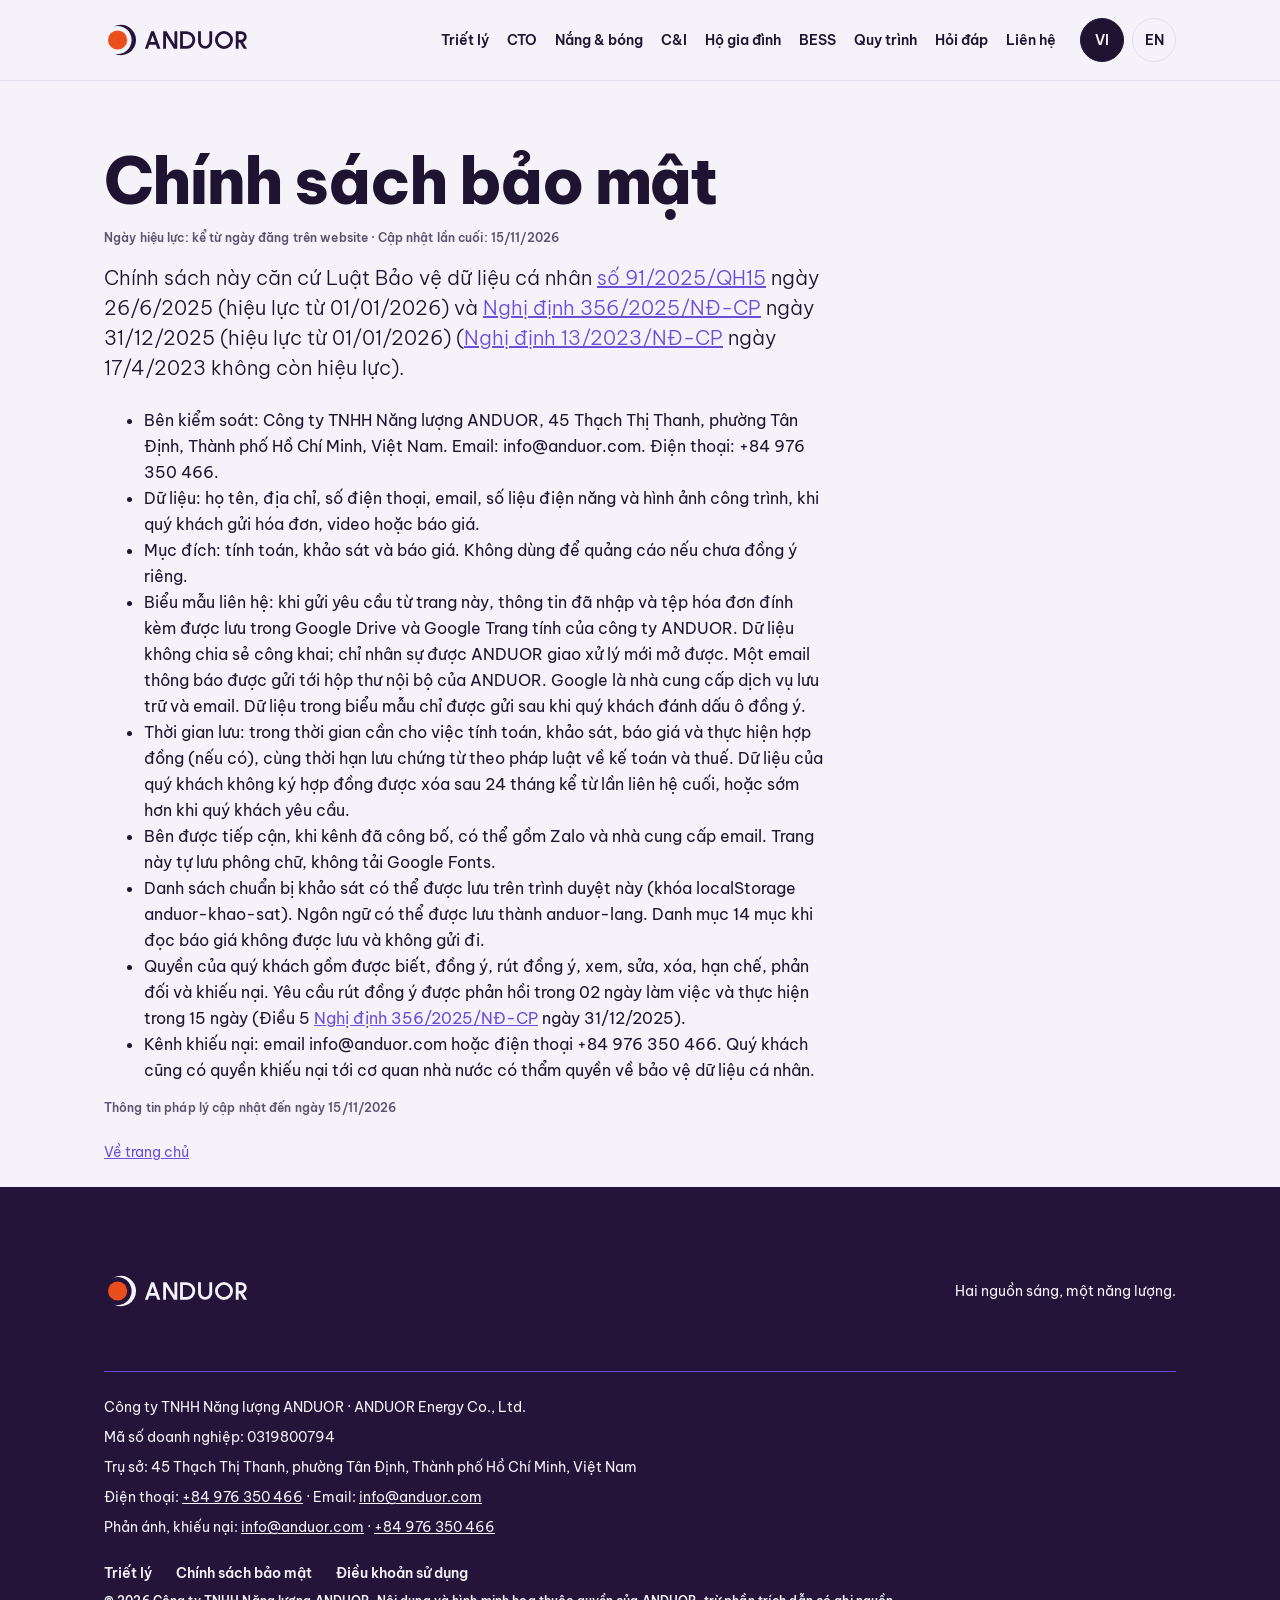
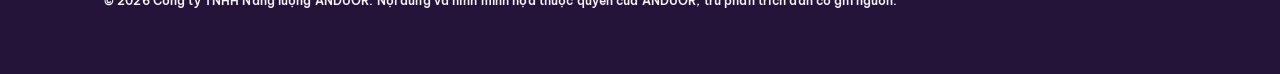
<file: chinh-sach-bao-mat.html>
<!doctype html>
<html lang="vi" data-lang="vi">
<head>
<meta charset="utf-8">
<link rel="canonical" href="https://anduor.com/chinh-sach-bao-mat.html">
<meta name="viewport" content="width=device-width, initial-scale=1">
<title data-en="Privacy policy | ANDUOR" data-vi="Chính sách bảo mật | ANDUOR">Chính sách bảo mật | ANDUOR</title>
<meta name="description" content="Chính sách bảo mật của Công ty TNHH Năng lượng ANDUOR: dữ liệu xử lý, mục đích, quyền của quý khách." data-en="Privacy policy of ANDUOR Energy Co., Ltd.: data processed, purpose and your rights." data-vi="Chính sách bảo mật của Công ty TNHH Năng lượng ANDUOR: dữ liệu xử lý, mục đích, quyền của quý khách.">
<meta property="og:type" content="website">
<meta property="og:site_name" content="ANDUOR">
<meta property="og:title" content="Chính sách bảo mật | ANDUOR">
<meta property="og:description" content="Chính sách bảo mật của Công ty TNHH Năng lượng ANDUOR: dữ liệu xử lý, mục đích, quyền của quý khách.">
<meta name="theme-color" content="#24143A">
<link rel="icon" type="image/svg+xml" href="assets/brand/anduor-app-icon.svg">
<link rel="icon" type="image/png" href="assets/brand/anduor-app-icon.png">
<link rel="apple-touch-icon" href="assets/brand/anduor-app-icon.png">
<link rel="preload" href="assets/fonts/BeVietnamPro-Regular.woff2" as="font" type="font/woff2" crossorigin>
<link rel="stylesheet" href="assets/style.css">
<script type="application/ld+json">{"@context":"https://schema.org","@type":"Organization","name":"ANDUOR","legalName":"ANDUOR Energy Co., Ltd.","alternateName":"Công ty TNHH Năng lượng ANDUOR","url":"https://anduor.com","email":"info@anduor.com","telephone":"+84 976 350 466","slogan":"Two lights. One energy.","knowsAbout":["Solar energy","Battery energy storage systems"]}</script>
</head>
<body>
<a class="skip small w600" href="#main"><span lang="en" data-l="en">Skip to content</span><span lang="vi" data-l="vi">Chuyển đến nội dung</span></a>
<header class="hd">
<div class="wrap bar slim-nav">
<a class="brand" href="index.html"><img class="logo logo-on-light" src="assets/brand/anduor-logo.svg" width="367" height="120" alt="ANDUOR"><img class="logo logo-on-night" src="assets/brand/anduor-logo-on-night.svg" width="367" height="120" alt=""></a>
<nav class="nav small" aria-label="Primary">
<a href="triet-ly.html"><span lang="en" data-l="en">Philosophy</span><span lang="vi" data-l="vi">Triết lý</span></a>
<a href="index.html#cto"><span lang="en" data-l="en">CTO</span><span lang="vi" data-l="vi">CTO</span></a>
<a href="index.html#nang"><span lang="en" data-l="en">Sun &amp; shade</span><span lang="vi" data-l="vi">Nắng &amp; bóng</span></a>
<a href="index.html#ci"><span lang="en" data-l="en">C&amp;I</span><span lang="vi" data-l="vi">C&amp;I</span></a>
<a href="index.html#solar"><span lang="en" data-l="en">Homes</span><span lang="vi" data-l="vi">Hộ gia đình</span></a>
<a href="index.html#bess"><span lang="en" data-l="en">BESS</span><span lang="vi" data-l="vi">BESS</span></a>
<a href="index.html#quy-trinh"><span lang="en" data-l="en">Process</span><span lang="vi" data-l="vi">Quy trình</span></a>
<a href="index.html#hoi-dap"><span lang="en" data-l="en">FAQ</span><span lang="vi" data-l="vi">Hỏi đáp</span></a>
<a href="index.html#contact"><span lang="en" data-l="en">Contact</span><span lang="vi" data-l="vi">Liên hệ</span></a>
</nav>
<div class="lang" role="group" aria-label="Ngôn ngữ" data-en="Language" data-vi="Ngôn ngữ">
<button type="button" lang="vi" data-set="vi" aria-pressed="true">VI</button>
<button type="button" lang="en" data-set="en" aria-pressed="false">EN</button>
</div>
</div>
</header>
<main id="main"><section class="page-hero" id="top"><div class="wrap"><h1 class="display"><span lang="en" data-l="en">Privacy policy</span><span lang="vi" data-l="vi">Chính sách bảo mật</span></h1>
<p class="caption muted page-dates"><span lang="en" data-l="en">Effective date: from publication on this website · Last updated: 15 November 2026</span><span lang="vi" data-l="vi">Ngày hiệu lực: kể từ ngày đăng trên website · Cập nhật lần cuối: 15/11/2026</span></p>
<p class="lead w720 mt24"><span lang="en" data-l="en">This policy is based on the Law on Personal Data Protection <a href="https://vanban.chinhphu.vn/?docid=214590&pageid=27160" target="_blank" rel="noopener noreferrer">No. 91/2025/QH15</a> of 26 June 2025 (in effect from 1 January 2026) and <a href="https://vanban.chinhphu.vn/?docid=216387&pageid=27160" target="_blank" rel="noopener noreferrer">Decree 356/2025/NĐ-CP</a> of 31 December 2025 (in effect from 1 January 2026) (<a href="https://vanban.chinhphu.vn/?docid=207759&pageid=27160" target="_blank" rel="noopener noreferrer">Decree 13/2023/NĐ-CP</a> of 17 April 2023 no longer applies).</span><span lang="vi" data-l="vi">Chính sách này căn cứ Luật Bảo vệ dữ liệu cá nhân <a href="https://vanban.chinhphu.vn/?docid=214590&pageid=27160" target="_blank" rel="noopener noreferrer">số 91/2025/QH15</a> ngày 26/6/2025 (hiệu lực từ 01/01/2026) và <a href="https://vanban.chinhphu.vn/?docid=216387&pageid=27160" target="_blank" rel="noopener noreferrer">Nghị định 356/2025/NĐ-CP</a> ngày 31/12/2025 (hiệu lực từ 01/01/2026) (<a href="https://vanban.chinhphu.vn/?docid=207759&pageid=27160" target="_blank" rel="noopener noreferrer">Nghị định 13/2023/NĐ-CP</a> ngày 17/4/2023 không còn hiệu lực).</span></p>
<ul class="body w720 mt24">
<li><span lang="en" data-l="en">Controller: ANDUOR Energy Co., Ltd., 45 Thạch Thị Thanh, Tân Định Ward, Ho Chi Minh City, Vietnam. Email: info@anduor.com. Telephone: +84 976 350 466.</span><span lang="vi" data-l="vi">Bên kiểm soát: Công ty TNHH Năng lượng ANDUOR, 45 Thạch Thị Thanh, phường Tân Định, Thành phố Hồ Chí Minh, Việt Nam. Email: info@anduor.com. Điện thoại: +84 976 350 466.</span></li>
<li><span lang="en" data-l="en">Data: name, address, telephone, email, electricity-use figures and images of the premises, when you send a bill, a video or a quotation.</span><span lang="vi" data-l="vi">Dữ liệu: họ tên, địa chỉ, số điện thoại, email, số liệu điện năng và hình ảnh công trình, khi quý khách gửi hóa đơn, video hoặc báo giá.</span></li>
<li><span lang="en" data-l="en">Purpose: calculation, survey and quotation. Not used for marketing without separate consent.</span><span lang="vi" data-l="vi">Mục đích: tính toán, khảo sát và báo giá. Không dùng để quảng cáo nếu chưa đồng ý riêng.</span></li>
<li><span lang="en" data-l="en">Contact form: when a request is sent from this site, the details entered and any attached bills are stored in ANDUOR’s company Google Drive and a Google Sheet. They are not shared publicly; only staff assigned by ANDUOR can open them. A notification email is sent to ANDUOR’s internal mailbox. Google acts as the storage and email service provider. Data in the form are sent only after you tick the consent box.</span><span lang="vi" data-l="vi">Biểu mẫu liên hệ: khi gửi yêu cầu từ trang này, thông tin đã nhập và tệp hóa đơn đính kèm được lưu trong Google Drive và Google Trang tính của công ty ANDUOR. Dữ liệu không chia sẻ công khai; chỉ nhân sự được ANDUOR giao xử lý mới mở được. Một email thông báo được gửi tới hộp thư nội bộ của ANDUOR. Google là nhà cung cấp dịch vụ lưu trữ và email. Dữ liệu trong biểu mẫu chỉ được gửi sau khi quý khách đánh dấu ô đồng ý.</span></li>
<li><span lang="en" data-l="en">Retention period: as long as needed to calculate, survey, quote and perform any contract, plus the period required for keeping records under accounting and tax law. Data of customers who do not sign a contract is deleted 24 months after the last contact, or earlier on request.</span><span lang="vi" data-l="vi">Thời gian lưu: trong thời gian cần cho việc tính toán, khảo sát, báo giá và thực hiện hợp đồng (nếu có), cùng thời hạn lưu chứng từ theo pháp luật về kế toán và thuế. Dữ liệu của quý khách không ký hợp đồng được xóa sau 24 tháng kể từ lần liên hệ cuối, hoặc sớm hơn khi quý khách yêu cầu.</span></li>
<li><span lang="en" data-l="en">Recipients may include, once channels are published, Zalo and the email provider. This site self-hosts its typeface and does not load Google Fonts.</span><span lang="vi" data-l="vi">Bên được tiếp cận, khi kênh đã công bố, có thể gồm Zalo và nhà cung cấp email. Trang này tự lưu phông chữ, không tải Google Fonts.</span></li>
<li><span lang="en" data-l="en">A survey checklist may be saved in this browser (localStorage key anduor-khao-sat). Language preference may be saved as anduor-lang. The quotation checklist is not stored or sent.</span><span lang="vi" data-l="vi">Danh sách chuẩn bị khảo sát có thể được lưu trên trình duyệt này (khóa localStorage anduor-khao-sat). Ngôn ngữ có thể được lưu thành anduor-lang. Danh mục 14 mục khi đọc báo giá không được lưu và không gửi đi.</span></li>
<li><span lang="en" data-l="en">Your rights include being informed, consenting, withdrawing consent, access, correction, erasure, restriction, objection and lodging a complaint. A request to withdraw consent will be acknowledged within two working days and carried out within 15 days (Article 5, <a href="https://vanban.chinhphu.vn/?docid=216387&pageid=27160" target="_blank" rel="noopener noreferrer">Decree 356/2025/NĐ-CP</a> of 31 December 2025).</span><span lang="vi" data-l="vi">Quyền của quý khách gồm được biết, đồng ý, rút đồng ý, xem, sửa, xóa, hạn chế, phản đối và khiếu nại. Yêu cầu rút đồng ý được phản hồi trong 02 ngày làm việc và thực hiện trong 15 ngày (Điều 5 <a href="https://vanban.chinhphu.vn/?docid=216387&pageid=27160" target="_blank" rel="noopener noreferrer">Nghị định 356/2025/NĐ-CP</a> ngày 31/12/2025).</span></li>
<li><span lang="en" data-l="en">Complaints channel: email at info@anduor.com or telephone at +84 976 350 466. You may also complain to the competent state authority for personal data protection.</span><span lang="vi" data-l="vi">Kênh khiếu nại: email info@anduor.com hoặc điện thoại +84 976 350 466. Quý khách cũng có quyền khiếu nại tới cơ quan nhà nước có thẩm quyền về bảo vệ dữ liệu cá nhân.</span></li>
</ul>
<p class="caption legal-stamp"><span lang="en" data-l="en">Legal information current as of <span class="legal-date-en">15 November 2026</span></span><span lang="vi" data-l="vi">Thông tin pháp lý cập nhật đến ngày <span class="legal-date-vi">15/11/2026</span></span></p>
<p class="small muted mt24"><a href="index.html"><span lang="en" data-l="en">Back to the homepage</span><span lang="vi" data-l="vi">Về trang chủ</span></a></p>
</div></section></main>
<footer class="ft">
<div class="wrap">
<div class="ft-row">
<a class="brand" href="index.html"><img class="logo logo-on-light" src="assets/brand/anduor-logo.svg" width="367" height="120" alt="ANDUOR"><img class="logo logo-on-night" src="assets/brand/anduor-logo-on-night.svg" width="367" height="120" alt=""></a>
<p class="small"><span lang="en" data-l="en">Two lights. One energy.</span><span lang="vi" data-l="vi">Hai nguồn sáng, một năng lượng.</span></p>
</div>
<div class="ft-meta">
<p class="small">Công ty TNHH Năng lượng ANDUOR · ANDUOR Energy Co., Ltd.</p>
<p class="small"><span lang="en" data-l="en">Enterprise registration number:</span><span lang="vi" data-l="vi">Mã số doanh nghiệp:</span> <span id="c-mst">0319800794</span></p>
<p class="small"><span lang="en" data-l="en">Registered office:</span><span lang="vi" data-l="vi">Trụ sở:</span> <span id="c-address"><span lang="en" data-l="en">45 Thạch Thị Thanh, Tân Định Ward, Ho Chi Minh City, Vietnam</span><span lang="vi" data-l="vi">45 Thạch Thị Thanh, phường Tân Định, Thành phố Hồ Chí Minh, Việt Nam</span></span></p>
<p class="small"><span lang="en" data-l="en">Phone:</span><span lang="vi" data-l="vi">Điện thoại:</span> <span id="c-phone"><a href="tel:+84976350466">+84 976 350 466</a></span> · Email: <span id="c-email"><a href="mailto:info@anduor.com">info@anduor.com</a></span></p>
<p class="small"><span lang="en" data-l="en">Complaints:</span><span lang="vi" data-l="vi">Phản ánh, khiếu nại:</span> <span id="c-khieunai"><a href="mailto:info@anduor.com">info@anduor.com</a> · <a href="tel:+84976350466">+84 976 350 466</a></span></p>
<nav class="ft-links small">
<a href="triet-ly.html"><span lang="en" data-l="en">Philosophy</span><span lang="vi" data-l="vi">Triết lý</span></a>
<a href="chinh-sach-bao-mat.html"><span lang="en" data-l="en">Privacy policy</span><span lang="vi" data-l="vi">Chính sách bảo mật</span></a>
<a href="dieu-khoan.html"><span lang="en" data-l="en">Terms of use</span><span lang="vi" data-l="vi">Điều khoản sử dụng</span></a>
</nav>
<p class="caption">© <span id="year">2026</span> <span lang="en" data-l="en">ANDUOR Energy Co., Ltd. Site content and illustrations belong to ANDUOR, except quotations that name their source.</span><span lang="vi" data-l="vi">Công ty TNHH Năng lượng ANDUOR. Nội dung và hình minh họa thuộc quyền của ANDUOR, trừ phần trích dẫn có ghi nguồn.</span></p>
</div>
</div>
</footer>
<script src="assets/config.js"></script>
<script src="assets/api.js"></script>
<script src="assets/site.js"></script>
<script src="assets/mobile-nav.js"></script>
</body>
</html>
</file>
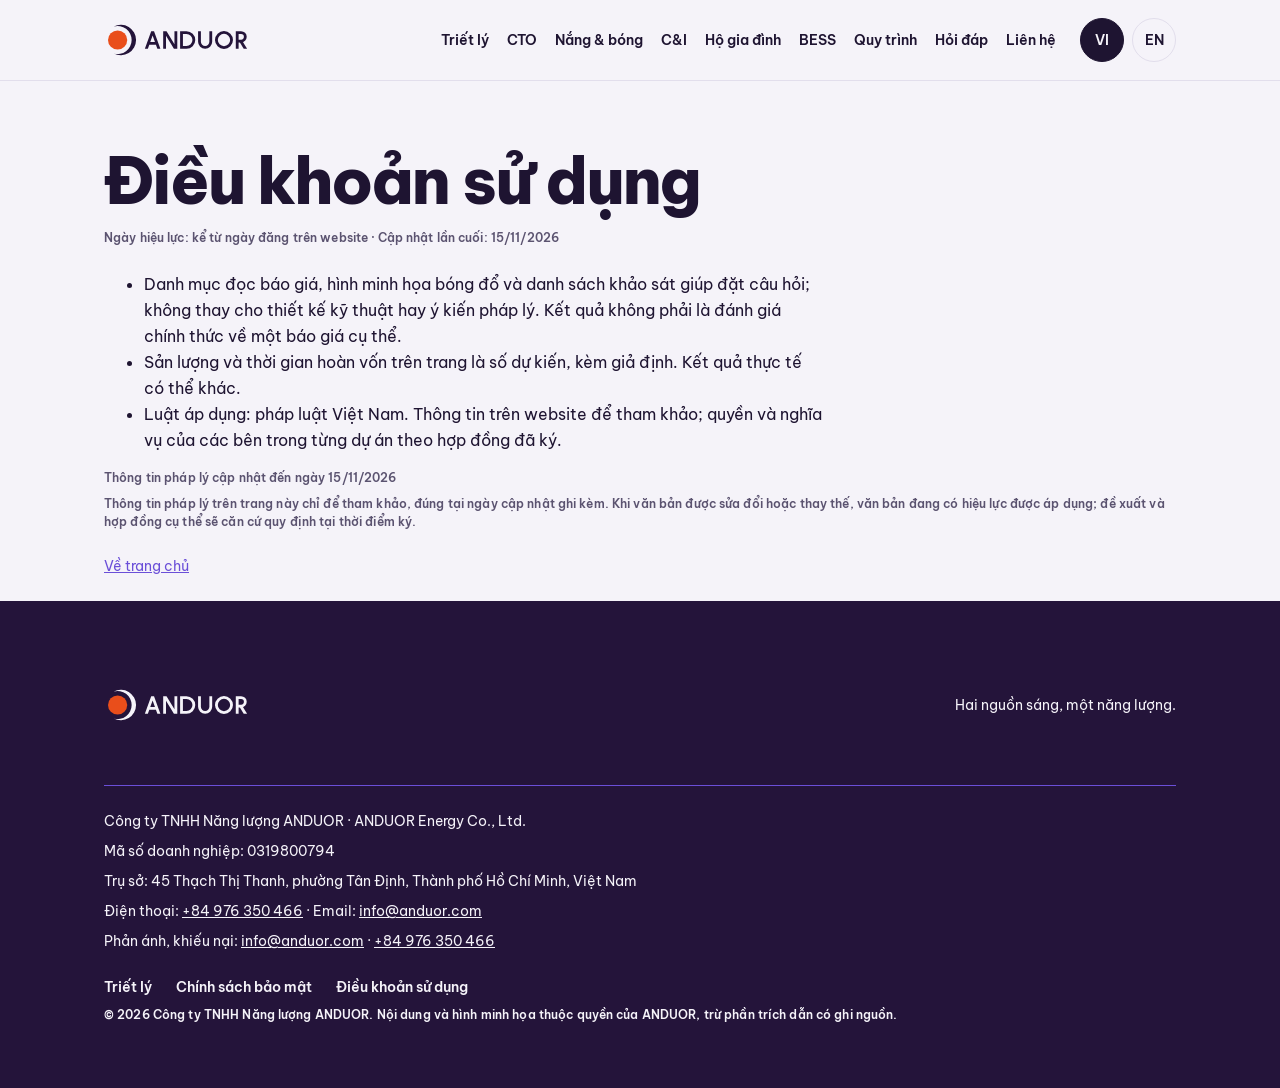
<file: dieu-khoan.html>
<!doctype html>
<html lang="vi" data-lang="vi">
<head>
<meta charset="utf-8">
<link rel="canonical" href="https://anduor.com/dieu-khoan.html">
<meta name="viewport" content="width=device-width, initial-scale=1">
<title data-en="Terms of use | ANDUOR" data-vi="Điều khoản sử dụng | ANDUOR">Điều khoản sử dụng | ANDUOR</title>
<meta name="description" content="Điều khoản sử dụng trang web ANDUOR." data-en="Terms of use of the ANDUOR website." data-vi="Điều khoản sử dụng trang web ANDUOR.">
<meta property="og:type" content="website">
<meta property="og:site_name" content="ANDUOR">
<meta property="og:title" content="Điều khoản sử dụng | ANDUOR">
<meta property="og:description" content="Điều khoản sử dụng trang web ANDUOR.">
<meta name="theme-color" content="#24143A">
<link rel="icon" type="image/svg+xml" href="assets/brand/anduor-app-icon.svg">
<link rel="icon" type="image/png" href="assets/brand/anduor-app-icon.png">
<link rel="apple-touch-icon" href="assets/brand/anduor-app-icon.png">
<link rel="preload" href="assets/fonts/BeVietnamPro-Regular.woff2" as="font" type="font/woff2" crossorigin>
<link rel="stylesheet" href="assets/style.css">
<script type="application/ld+json">{"@context":"https://schema.org","@type":"Organization","name":"ANDUOR","legalName":"ANDUOR Energy Co., Ltd.","alternateName":"Công ty TNHH Năng lượng ANDUOR","url":"https://anduor.com","email":"info@anduor.com","telephone":"+84 976 350 466","slogan":"Two lights. One energy.","knowsAbout":["Solar energy","Battery energy storage systems"]}</script>
</head>
<body>
<a class="skip small w600" href="#main"><span lang="en" data-l="en">Skip to content</span><span lang="vi" data-l="vi">Chuyển đến nội dung</span></a>
<header class="hd">
<div class="wrap bar slim-nav">
<a class="brand" href="index.html"><img class="logo logo-on-light" src="assets/brand/anduor-logo.svg" width="367" height="120" alt="ANDUOR"><img class="logo logo-on-night" src="assets/brand/anduor-logo-on-night.svg" width="367" height="120" alt=""></a>
<nav class="nav small" aria-label="Primary">
<a href="triet-ly.html"><span lang="en" data-l="en">Philosophy</span><span lang="vi" data-l="vi">Triết lý</span></a>
<a href="index.html#cto"><span lang="en" data-l="en">CTO</span><span lang="vi" data-l="vi">CTO</span></a>
<a href="index.html#nang"><span lang="en" data-l="en">Sun &amp; shade</span><span lang="vi" data-l="vi">Nắng &amp; bóng</span></a>
<a href="index.html#ci"><span lang="en" data-l="en">C&amp;I</span><span lang="vi" data-l="vi">C&amp;I</span></a>
<a href="index.html#solar"><span lang="en" data-l="en">Homes</span><span lang="vi" data-l="vi">Hộ gia đình</span></a>
<a href="index.html#bess"><span lang="en" data-l="en">BESS</span><span lang="vi" data-l="vi">BESS</span></a>
<a href="index.html#quy-trinh"><span lang="en" data-l="en">Process</span><span lang="vi" data-l="vi">Quy trình</span></a>
<a href="index.html#hoi-dap"><span lang="en" data-l="en">FAQ</span><span lang="vi" data-l="vi">Hỏi đáp</span></a>
<a href="index.html#contact"><span lang="en" data-l="en">Contact</span><span lang="vi" data-l="vi">Liên hệ</span></a>
</nav>
<div class="lang" role="group" aria-label="Ngôn ngữ" data-en="Language" data-vi="Ngôn ngữ">
<button type="button" lang="vi" data-set="vi" aria-pressed="true">VI</button>
<button type="button" lang="en" data-set="en" aria-pressed="false">EN</button>
</div>
</div>
</header>
<main id="main"><section class="page-hero" id="top"><div class="wrap"><h1 class="display"><span lang="en" data-l="en">Terms of use</span><span lang="vi" data-l="vi">Điều khoản sử dụng</span></h1>
<p class="caption muted page-dates"><span lang="en" data-l="en">Effective date: from publication on this website · Last updated: 15 November 2026</span><span lang="vi" data-l="vi">Ngày hiệu lực: kể từ ngày đăng trên website · Cập nhật lần cuối: 15/11/2026</span></p>
<ul class="body w720 mt24">
<li><span lang="en" data-l="en">The quotation checklist, the shade illustration and the survey list help you ask questions. They do not replace a technical design or legal advice. Their results are not an official assessment of any particular quotation.</span><span lang="vi" data-l="vi">Danh mục đọc báo giá, hình minh họa bóng đổ và danh sách khảo sát giúp đặt câu hỏi; không thay cho thiết kế kỹ thuật hay ý kiến pháp lý. Kết quả không phải là đánh giá chính thức về một báo giá cụ thể.</span></li>
<li><span lang="en" data-l="en">Yield and payback figures on the site are estimates, with assumptions. Actual results may differ.</span><span lang="vi" data-l="vi">Sản lượng và thời gian hoàn vốn trên trang là số dự kiến, kèm giả định. Kết quả thực tế có thể khác.</span></li>
<li><span lang="en" data-l="en">Governing law: the law of Vietnam. Information on this website is for reference; the rights and obligations of the parties in each project follow the signed contract.</span><span lang="vi" data-l="vi">Luật áp dụng: pháp luật Việt Nam. Thông tin trên website để tham khảo; quyền và nghĩa vụ của các bên trong từng dự án theo hợp đồng đã ký.</span></li>
</ul>
<p class="caption legal-stamp"><span lang="en" data-l="en">Legal information current as of <span class="legal-date-en">15 November 2026</span></span><span lang="vi" data-l="vi">Thông tin pháp lý cập nhật đến ngày <span class="legal-date-vi">15/11/2026</span></span></p>
<p class="caption muted legal-disclaimer"><span lang="en" data-l="en">Legal information on this page is for reference only and is correct as of the update date shown. When a document is amended or replaced, the document in force applies; specific proposals and contracts will be based on the regulations in force at the time of signing.</span><span lang="vi" data-l="vi">Thông tin pháp lý trên trang này chỉ để tham khảo, đúng tại ngày cập nhật ghi kèm. Khi văn bản được sửa đổi hoặc thay thế, văn bản đang có hiệu lực được áp dụng; đề xuất và hợp đồng cụ thể sẽ căn cứ quy định tại thời điểm ký.</span></p>
<p class="small muted mt24"><a href="index.html"><span lang="en" data-l="en">Back to the homepage</span><span lang="vi" data-l="vi">Về trang chủ</span></a></p>
</div></section></main>
<footer class="ft">
<div class="wrap">
<div class="ft-row">
<a class="brand" href="index.html"><img class="logo logo-on-light" src="assets/brand/anduor-logo.svg" width="367" height="120" alt="ANDUOR"><img class="logo logo-on-night" src="assets/brand/anduor-logo-on-night.svg" width="367" height="120" alt=""></a>
<p class="small"><span lang="en" data-l="en">Two lights. One energy.</span><span lang="vi" data-l="vi">Hai nguồn sáng, một năng lượng.</span></p>
</div>
<div class="ft-meta">
<p class="small">Công ty TNHH Năng lượng ANDUOR · ANDUOR Energy Co., Ltd.</p>
<p class="small"><span lang="en" data-l="en">Enterprise registration number:</span><span lang="vi" data-l="vi">Mã số doanh nghiệp:</span> <span id="c-mst">0319800794</span></p>
<p class="small"><span lang="en" data-l="en">Registered office:</span><span lang="vi" data-l="vi">Trụ sở:</span> <span id="c-address"><span lang="en" data-l="en">45 Thạch Thị Thanh, Tân Định Ward, Ho Chi Minh City, Vietnam</span><span lang="vi" data-l="vi">45 Thạch Thị Thanh, phường Tân Định, Thành phố Hồ Chí Minh, Việt Nam</span></span></p>
<p class="small"><span lang="en" data-l="en">Phone:</span><span lang="vi" data-l="vi">Điện thoại:</span> <span id="c-phone"><a href="tel:+84976350466">+84 976 350 466</a></span> · Email: <span id="c-email"><a href="mailto:info@anduor.com">info@anduor.com</a></span></p>
<p class="small"><span lang="en" data-l="en">Complaints:</span><span lang="vi" data-l="vi">Phản ánh, khiếu nại:</span> <span id="c-khieunai"><a href="mailto:info@anduor.com">info@anduor.com</a> · <a href="tel:+84976350466">+84 976 350 466</a></span></p>
<nav class="ft-links small">
<a href="triet-ly.html"><span lang="en" data-l="en">Philosophy</span><span lang="vi" data-l="vi">Triết lý</span></a>
<a href="chinh-sach-bao-mat.html"><span lang="en" data-l="en">Privacy policy</span><span lang="vi" data-l="vi">Chính sách bảo mật</span></a>
<a href="dieu-khoan.html"><span lang="en" data-l="en">Terms of use</span><span lang="vi" data-l="vi">Điều khoản sử dụng</span></a>
</nav>
<p class="caption">© <span id="year">2026</span> <span lang="en" data-l="en">ANDUOR Energy Co., Ltd. Site content and illustrations belong to ANDUOR, except quotations that name their source.</span><span lang="vi" data-l="vi">Công ty TNHH Năng lượng ANDUOR. Nội dung và hình minh họa thuộc quyền của ANDUOR, trừ phần trích dẫn có ghi nguồn.</span></p>
</div>
</div>
</footer>
<script src="assets/config.js"></script>
<script src="assets/api.js"></script>
<script src="assets/site.js"></script>
<script src="assets/mobile-nav.js"></script>
</body>
</html>
</file>
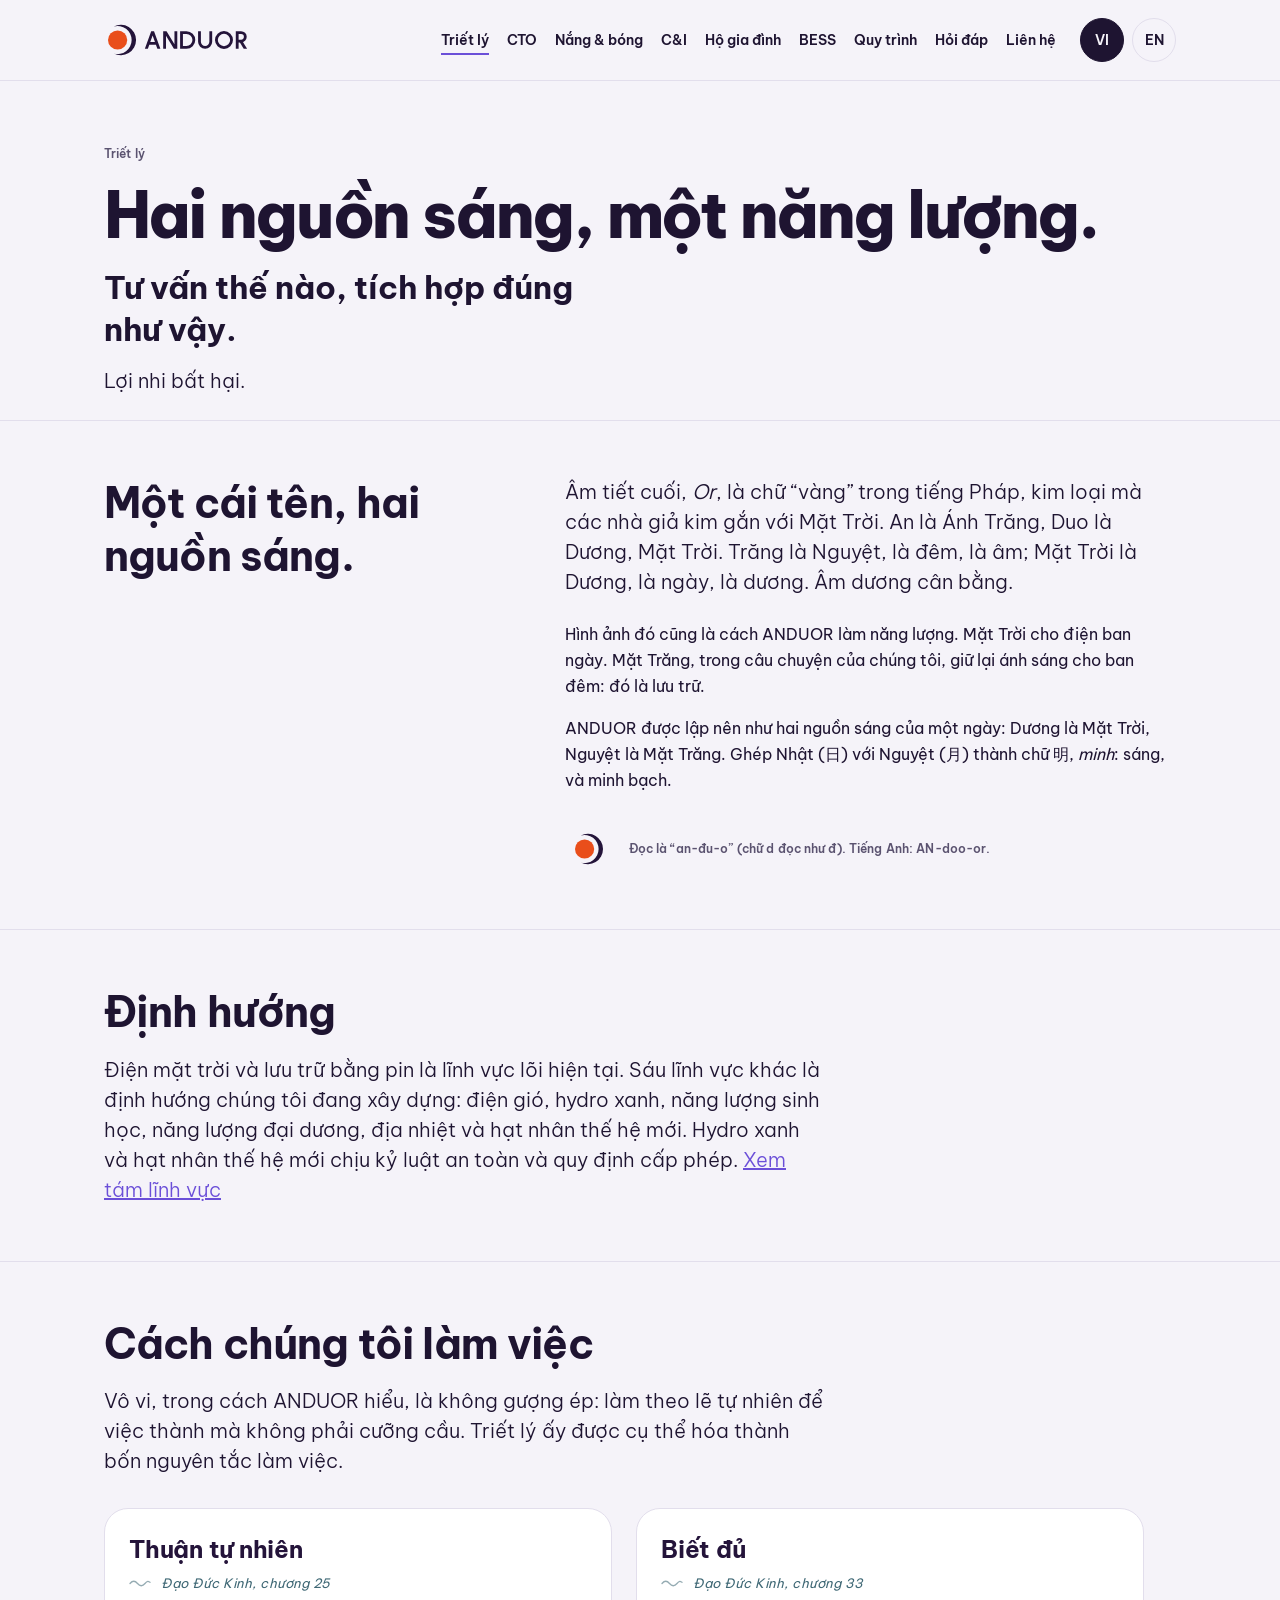
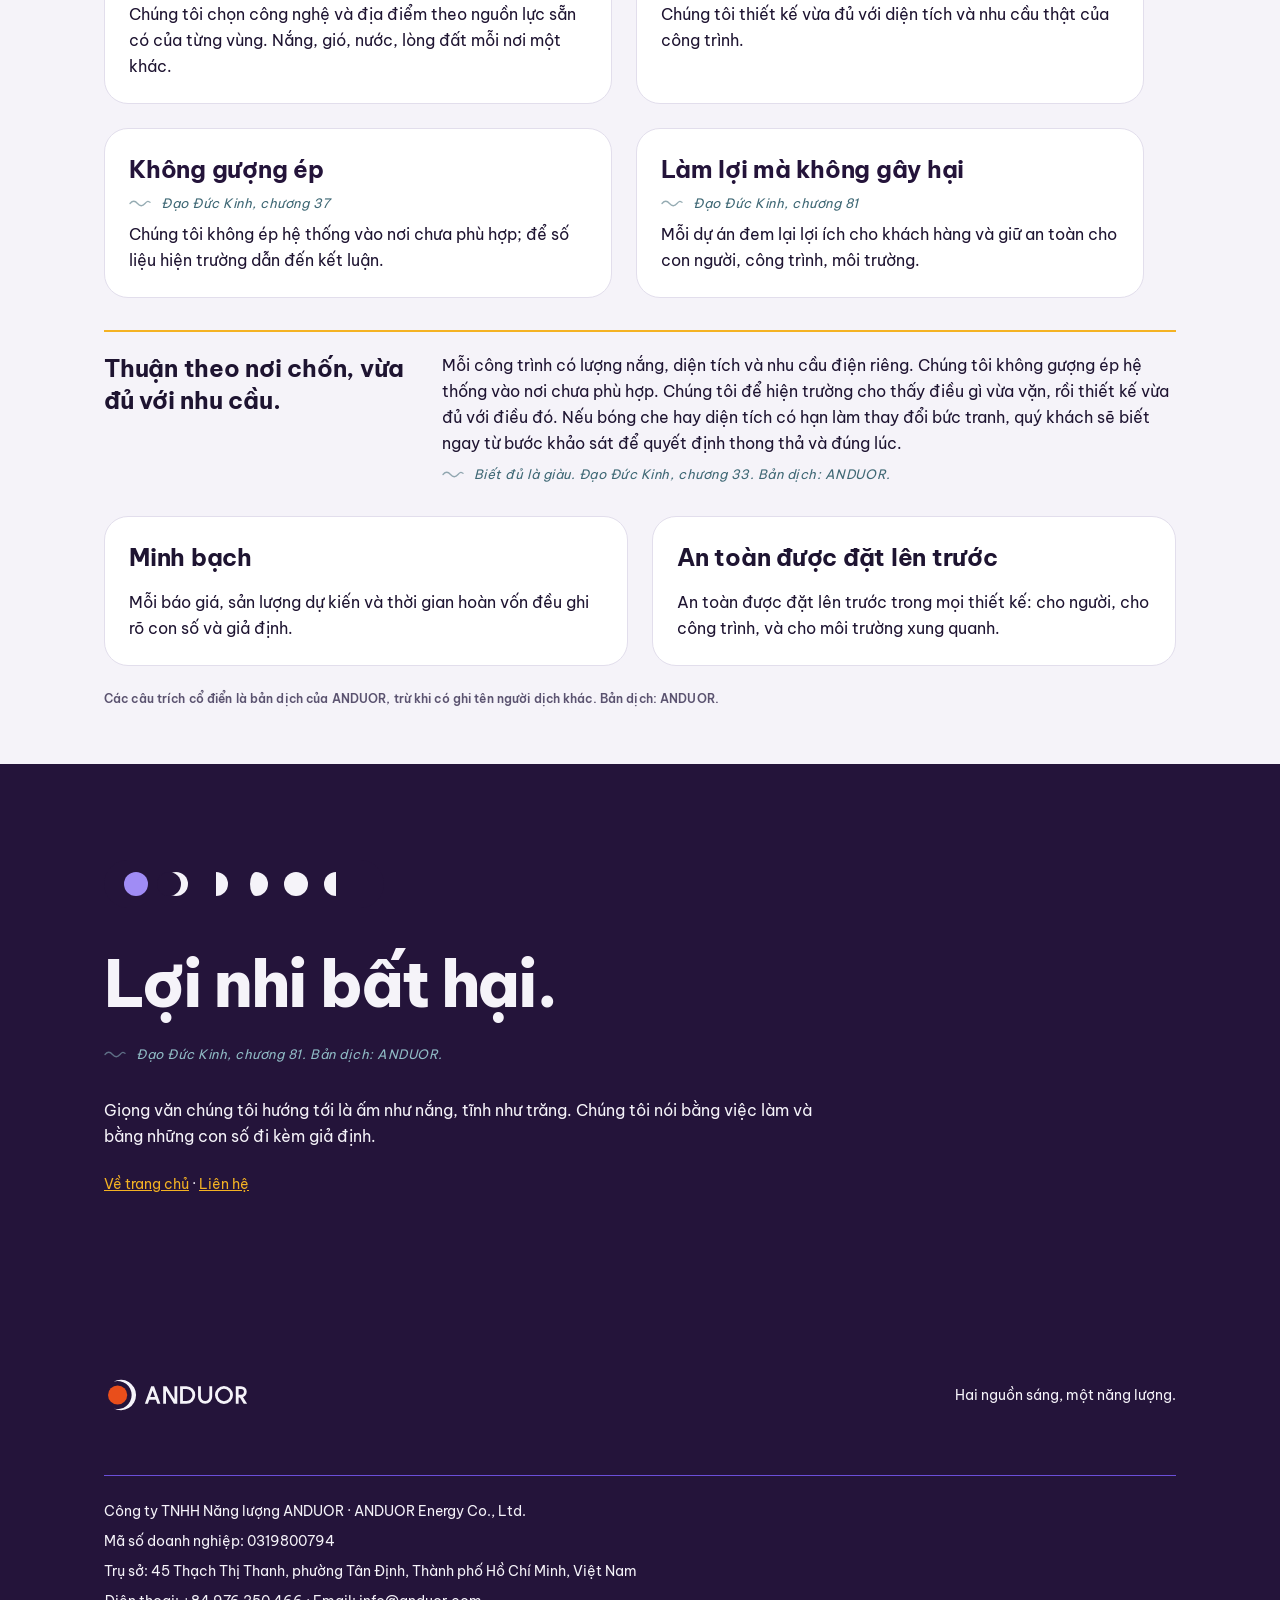
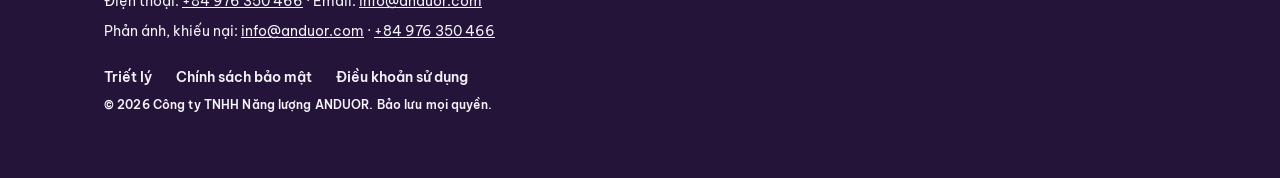
<file: triet-ly.html>
<!doctype html>
<html lang="vi" data-lang="vi">
<head>
<meta charset="utf-8">
<link rel="canonical" href="https://anduor.com/triet-ly.html">
<meta name="viewport" content="width=device-width, initial-scale=1">
<title data-en="ANDUOR | Philosophy" data-vi="ANDUOR | Triết lý">ANDUOR | Triết lý</title>
<meta name="description" content="Hai nguồn sáng, một năng lượng. Câu chuyện tên ANDUOR, và bốn nguyên tắc dùng khi thiết kế hệ điện mặt trời mái nhà hoặc lưu trữ." data-en="Two lights. One energy. The story of the name ANDUOR, and four principles used when designing a rooftop solar or storage system." data-vi="Hai nguồn sáng, một năng lượng. Câu chuyện tên ANDUOR, và bốn nguyên tắc dùng khi thiết kế hệ điện mặt trời mái nhà hoặc lưu trữ.">
<meta property="og:type" content="website">
<meta property="og:site_name" content="ANDUOR">
<meta property="og:title" content="ANDUOR | Triết lý">
<meta property="og:description" content="Hai nguồn sáng, một năng lượng. Câu chuyện tên ANDUOR, và bốn nguyên tắc dùng khi thiết kế hệ điện mặt trời mái nhà hoặc lưu trữ.">
<meta name="theme-color" content="#24143A">
<link rel="icon" type="image/svg+xml" href="assets/brand/anduor-app-icon.svg">
<link rel="icon" type="image/png" href="assets/brand/anduor-app-icon.png">
<link rel="apple-touch-icon" href="assets/brand/anduor-app-icon.png">
<link rel="preload" href="assets/fonts/BeVietnamPro-Regular.woff2" as="font" type="font/woff2" crossorigin>
<link rel="stylesheet" href="assets/style.css">
<script type="application/ld+json">{"@context":"https://schema.org","@type":"Organization","name":"ANDUOR","legalName":"ANDUOR Energy Co., Ltd.","alternateName":"Công ty TNHH Năng lượng ANDUOR","url":"https://anduor.com","email":"info@anduor.com","telephone":"+84 976 350 466","slogan":"Two lights. One energy.","knowsAbout":["Solar energy","Battery energy storage systems"]}</script>
</head>
<body>
<a class="skip small w600" href="#main"><span lang="en" data-l="en">Skip to content</span><span lang="vi" data-l="vi">Chuyển đến nội dung</span></a>
<header class="hd">
<div class="wrap bar slim-nav">
<a class="brand" href="index.html"><img class="logo logo-on-light" src="assets/brand/anduor-logo.svg" width="367" height="120" alt="ANDUOR"><img class="logo logo-on-night" src="assets/brand/anduor-logo-on-night.svg" width="367" height="120" alt=""></a>
<nav class="nav small" aria-label="Primary">
<a href="triet-ly.html" aria-current="page"><span lang="en" data-l="en">Philosophy</span><span lang="vi" data-l="vi">Triết lý</span></a>
<a href="index.html#cto"><span lang="en" data-l="en">CTO</span><span lang="vi" data-l="vi">CTO</span></a>
<a href="index.html#nang"><span lang="en" data-l="en">Sun &amp; shade</span><span lang="vi" data-l="vi">Nắng &amp; bóng</span></a>
<a href="index.html#ci"><span lang="en" data-l="en">C&amp;I</span><span lang="vi" data-l="vi">C&amp;I</span></a>
<a href="index.html#solar"><span lang="en" data-l="en">Homes</span><span lang="vi" data-l="vi">Hộ gia đình</span></a>
<a href="index.html#bess"><span lang="en" data-l="en">BESS</span><span lang="vi" data-l="vi">BESS</span></a>
<a href="index.html#quy-trinh"><span lang="en" data-l="en">Process</span><span lang="vi" data-l="vi">Quy trình</span></a>
<a href="index.html#hoi-dap"><span lang="en" data-l="en">FAQ</span><span lang="vi" data-l="vi">Hỏi đáp</span></a>
<a href="index.html#contact"><span lang="en" data-l="en">Contact</span><span lang="vi" data-l="vi">Liên hệ</span></a>
</nav>
<div class="lang" role="group" aria-label="Ngôn ngữ" data-en="Language" data-vi="Ngôn ngữ">
<button type="button" lang="vi" data-set="vi" aria-pressed="true">VI</button>
<button type="button" lang="en" data-set="en" aria-pressed="false">EN</button>
</div>
</div>
</header>
<main id="main">

<section class="page-hero" id="top">
<div class="wrap">
<p class="caption muted"><span lang="en" data-l="en">Philosophy</span><span lang="vi" data-l="vi">Triết lý</span></p>
<h1 class="display mt16"><span lang="en" data-l="en">Two lights. One energy.</span><span lang="vi" data-l="vi">Hai nguồn sáng, một năng lượng.</span></h1>
<p class="msg"><span lang="en" data-l="en">As advised, as integrated.</span><span lang="vi" data-l="vi">Tư vấn thế nào, tích hợp đúng như vậy.</span></p>
<p class="lead w720 mt24"><span lang="en" data-l="en">Benefit without harm.</span><span lang="vi" data-l="vi">Lợi nhi bất hại.</span></p>
</div>
</section>

<section id="about">
<div class="wrap split">
<h2 class="headline"><span lang="en" data-l="en">One name, two lights.</span><span lang="vi" data-l="vi">Một cái tên, hai nguồn sáng.</span></h2>
<div>
<p class="lead"><span lang="en" data-l="en">The final syllable, <em>Or</em>, is the French word for gold, the metal alchemists linked to the Sun. An is moonlight; Duo is Dương, the Sun. The Moon is Nguyệt: night, yin. The Sun is Dương: day, yang. Yin and yang in balance.</span><span lang="vi" data-l="vi">Âm tiết cuối, <em>Or</em>, là chữ “vàng” trong tiếng Pháp, kim loại mà các nhà giả kim gắn với Mặt Trời. An là Ánh Trăng, Duo là Dương, Mặt Trời. Trăng là Nguyệt, là đêm, là âm; Mặt Trời là Dương, là ngày, là dương. Âm dương cân bằng.</span></p>
<p class="body mt24"><span lang="en" data-l="en">That image is also how ANDUOR works with energy. The Sun gives power by day. The Moon, in our story, keeps the light for the night: that is storage.</span><span lang="vi" data-l="vi">Hình ảnh đó cũng là cách ANDUOR làm năng lượng. Mặt Trời cho điện ban ngày. Mặt Trăng, trong câu chuyện của chúng tôi, giữ lại ánh sáng cho ban đêm: đó là lưu trữ.</span></p>
<p class="body mt16"><span lang="en" data-l="en">ANDUOR was founded like the two lights of a day: Dương is the Sun, Nguyệt is the Moon. Joining Nhật (日) with Nguyệt (月) forms 明, <em>minh</em>: light, and transparency.</span><span lang="vi" data-l="vi">ANDUOR được lập nên như hai nguồn sáng của một ngày: Dương là Mặt Trời, Nguyệt là Mặt Trăng. Ghép Nhật (日) với Nguyệt (月) thành chữ 明, <em>minh</em>: sáng, và minh bạch.</span></p>
<div class="pron mt40"><img class="mark" src="assets/brand/anduor-mark.svg" width="120" height="120" alt=""><p class="caption muted"><span lang="en" data-l="en">Pronounced AN-doo-or. In Vietnamese: “an-đu-o” (the letter d as đ).</span><span lang="vi" data-l="vi">Đọc là “an-đu-o” (chữ d đọc như đ). Tiếng Anh: AN-doo-or.</span></p></div>
</div>
</div>
</section>

<section id="dinh-huong">
<div class="wrap">
<h2 class="headline"><span lang="en" data-l="en">Orientation</span><span lang="vi" data-l="vi">Định hướng</span></h2>
<p class="lead w720 mt24"><span lang="en" data-l="en">Solar and battery storage are our core today. Six further domains are the orientation we are building toward: wind, green hydrogen, bioenergy, ocean energy, geothermal and next-generation nuclear. Green hydrogen and next-generation nuclear are subject to safety discipline and licensing rules.</span><span lang="vi" data-l="vi">Điện mặt trời và lưu trữ bằng pin là lĩnh vực lõi hiện tại. Sáu lĩnh vực khác là định hướng chúng tôi đang xây dựng: điện gió, hydro xanh, năng lượng sinh học, năng lượng đại dương, địa nhiệt và hạt nhân thế hệ mới. Hydro xanh và hạt nhân thế hệ mới chịu kỷ luật an toàn và quy định cấp phép.</span> <a href="index.html#linh-vuc"><span lang="en" data-l="en">See all eight domains</span><span lang="vi" data-l="vi">Xem tám lĩnh vực</span></a></p>
</div>
</section>

<section id="vo-vi">
<div class="wrap">
<h2 class="headline"><span lang="en" data-l="en">How we work</span><span lang="vi" data-l="vi">Cách chúng tôi làm việc</span></h2>
<p class="lead w720 mt24"><span lang="en" data-l="en">Wu wei, as ANDUOR understands it, is not forcing: work with what is already there, so the work is done without being pushed. That philosophy becomes four working principles.</span><span lang="vi" data-l="vi">Vô vi, trong cách ANDUOR hiểu, là không gượng ép: làm theo lẽ tự nhiên để việc thành mà không phải cưỡng cầu. Triết lý ấy được cụ thể hóa thành bốn nguyên tắc làm việc.</span></p>
<div class="principles mt40">
<article class="card">
<h3 class="title"><span lang="en" data-l="en">Follow what is already there</span><span lang="vi" data-l="vi">Thuận tự nhiên</span></h3>
<p class="caption muted mt8 tao-cite"><span lang="en" data-l="en">Tao Te Ching, chapter 25</span><span lang="vi" data-l="vi">Đạo Đức Kinh, chương 25</span></p>
<p class="body mt16"><span lang="en" data-l="en">We choose the technology and the site by the resources each place already offers. Sunlight, wind, water and the ground differ from one place to another.</span><span lang="vi" data-l="vi">Chúng tôi chọn công nghệ và địa điểm theo nguồn lực sẵn có của từng vùng. Nắng, gió, nước, lòng đất mỗi nơi một khác.</span></p>
</article>
<article class="card">
<h3 class="title"><span lang="en" data-l="en">Know what is enough</span><span lang="vi" data-l="vi">Biết đủ</span></h3>
<p class="caption muted mt8 tao-cite"><span lang="en" data-l="en">Tao Te Ching, chapter 33</span><span lang="vi" data-l="vi">Đạo Đức Kinh, chương 33</span></p>
<p class="body mt16"><span lang="en" data-l="en">We design just enough for the usable area and the real demand of the building.</span><span lang="vi" data-l="vi">Chúng tôi thiết kế vừa đủ với diện tích và nhu cầu thật của công trình.</span></p>
</article>
<article class="card">
<h3 class="title"><span lang="en" data-l="en">Do not force</span><span lang="vi" data-l="vi">Không gượng ép</span></h3>
<p class="caption muted mt8 tao-cite"><span lang="en" data-l="en">Tao Te Ching, chapter 37</span><span lang="vi" data-l="vi">Đạo Đức Kinh, chương 37</span></p>
<p class="body mt16"><span lang="en" data-l="en">We do not force a system where it does not yet fit. We let the figures from the site lead to the verdict.</span><span lang="vi" data-l="vi">Chúng tôi không ép hệ thống vào nơi chưa phù hợp; để số liệu hiện trường dẫn đến kết luận.</span></p>
</article>
<article class="card">
<h3 class="title"><span lang="en" data-l="en">Benefit without harm</span><span lang="vi" data-l="vi">Làm lợi mà không gây hại</span></h3>
<p class="caption muted mt8 tao-cite"><span lang="en" data-l="en">Tao Te Ching, chapter 81</span><span lang="vi" data-l="vi">Đạo Đức Kinh, chương 81</span></p>
<p class="body mt16"><span lang="en" data-l="en">Each project is meant to serve the customer and to keep people, the building and the surroundings safe.</span><span lang="vi" data-l="vi">Mỗi dự án đem lại lợi ích cho khách hàng và giữ an toàn cho con người, công trình, môi trường.</span></p>
</article>
</div>
<div class="callout">
<p class="title"><span lang="en" data-l="en">Fit the place. Take only what is needed.</span><span lang="vi" data-l="vi">Thuận theo nơi chốn, vừa đủ với nhu cầu.</span></p>
<p class="body mt16"><span lang="en" data-l="en">Every site has its own sunlight, space and energy need. We do not force a system where it does not belong. We let the site show what fits, then design just enough for it. If shade or limited space changes the picture, you will know from the survey stage, so you can decide calmly and in good time.</span><span lang="vi" data-l="vi">Mỗi công trình có lượng nắng, diện tích và nhu cầu điện riêng. Chúng tôi không gượng ép hệ thống vào nơi chưa phù hợp. Chúng tôi để hiện trường cho thấy điều gì vừa vặn, rồi thiết kế vừa đủ với điều đó. Nếu bóng che hay diện tích có hạn làm thay đổi bức tranh, quý khách sẽ biết ngay từ bước khảo sát để quyết định thong thả và đúng lúc.</span></p>
<p class="caption muted cite tao-cite"><span lang="en" data-l="en">Knowing what is enough is true wealth. Tao Te Ching, chapter 33. Translation: ANDUOR.</span><span lang="vi" data-l="vi">Biết đủ là giàu. Đạo Đức Kinh, chương 33. Bản dịch: ANDUOR.</span></p>
</div>
<div class="grid g2 mt40">
<article class="card">
<h3 class="title"><span lang="en" data-l="en">Clear numbers</span><span lang="vi" data-l="vi">Minh bạch</span></h3>
<p class="body mt16"><span lang="en" data-l="en">Every quotation, yield estimate and payback period states its numbers and its assumptions.</span><span lang="vi" data-l="vi">Mỗi báo giá, sản lượng dự kiến và thời gian hoàn vốn đều ghi rõ con số và giả định.</span></p>
</article>
<article class="card">
<h3 class="title"><span lang="en" data-l="en">Safety first</span><span lang="vi" data-l="vi">An toàn được đặt lên trước</span></h3>
<p class="body mt16"><span lang="en" data-l="en">Safety is placed first in every design: for people, for the building, and for the surroundings.</span><span lang="vi" data-l="vi">An toàn được đặt lên trước trong mọi thiết kế: cho người, cho công trình, và cho môi trường xung quanh.</span></p>
</article>
</div>
<p class="caption muted mt24"><span lang="en" data-l="en">Classical quotations are ANDUOR’s own Vietnamese (and English) renderings, unless another translator is named. Translation: ANDUOR.</span><span lang="vi" data-l="vi">Các câu trích cổ điển là bản dịch của ANDUOR, trừ khi có ghi tên người dịch khác. Bản dịch: ANDUOR.</span></p>
</div>
</section>

<div class="band">
<div class="wrap">
<img class="phase-row" src="assets/brand/phase-row.svg" width="280" height="48" alt="">
<figure>
<blockquote class="display"><span lang="en" data-l="en">Benefit without harm.</span><span lang="vi" data-l="vi">Lợi nhi bất hại.</span></blockquote>
<figcaption><cite class="caption tao-cite"><span lang="en" data-l="en">Tao Te Ching, chapter 81. Translation: ANDUOR.</span><span lang="vi" data-l="vi">Đạo Đức Kinh, chương 81. Bản dịch: ANDUOR.</span></cite></figcaption>
</figure>
<p class="body mt40 w720"><span lang="en" data-l="en">The voice we aim for is warm as sunlight, steady as moonlight. We speak by what we do and by numbers that carry their assumptions.</span><span lang="vi" data-l="vi">Giọng văn chúng tôi hướng tới là ấm như nắng, tĩnh như trăng. Chúng tôi nói bằng việc làm và bằng những con số đi kèm giả định.</span></p>
<p class="small mt24"><a href="index.html"><span lang="en" data-l="en">Back to the homepage</span><span lang="vi" data-l="vi">Về trang chủ</span></a> · <a href="index.html#contact"><span lang="en" data-l="en">Contact</span><span lang="vi" data-l="vi">Liên hệ</span></a></p>
</div>
</div>
</main>
<footer class="ft">
<div class="wrap">
<div class="ft-row">
<a class="brand" href="index.html"><img class="logo logo-on-light" src="assets/brand/anduor-logo.svg" width="367" height="120" alt="ANDUOR"><img class="logo logo-on-night" src="assets/brand/anduor-logo-on-night.svg" width="367" height="120" alt=""></a>
<p class="small"><span lang="en" data-l="en">Two lights. One energy.</span><span lang="vi" data-l="vi">Hai nguồn sáng, một năng lượng.</span></p>
</div>
<div class="ft-meta">
<p class="small">Công ty TNHH Năng lượng ANDUOR · ANDUOR Energy Co., Ltd.</p>
<p class="small"><span lang="en" data-l="en">Enterprise registration number:</span><span lang="vi" data-l="vi">Mã số doanh nghiệp:</span> <span id="c-mst">0319800794</span></p>
<p class="small"><span lang="en" data-l="en">Registered office:</span><span lang="vi" data-l="vi">Trụ sở:</span> <span id="c-address"><span lang="en" data-l="en">45 Thạch Thị Thanh, Tân Định Ward, Ho Chi Minh City, Vietnam</span><span lang="vi" data-l="vi">45 Thạch Thị Thanh, phường Tân Định, Thành phố Hồ Chí Minh, Việt Nam</span></span></p>
<p class="small"><span lang="en" data-l="en">Phone:</span><span lang="vi" data-l="vi">Điện thoại:</span> <span id="c-phone"><a href="tel:+84976350466">+84 976 350 466</a></span> · Email: <span id="c-email"><a href="mailto:info@anduor.com">info@anduor.com</a></span></p>
<p class="small"><span lang="en" data-l="en">Complaints:</span><span lang="vi" data-l="vi">Phản ánh, khiếu nại:</span> <span id="c-khieunai"><a href="mailto:info@anduor.com">info@anduor.com</a> · <a href="tel:+84976350466">+84 976 350 466</a></span></p>
<nav class="ft-links small">
<a href="triet-ly.html"><span lang="en" data-l="en">Philosophy</span><span lang="vi" data-l="vi">Triết lý</span></a>
<a href="chinh-sach-bao-mat.html"><span lang="en" data-l="en">Privacy policy</span><span lang="vi" data-l="vi">Chính sách bảo mật</span></a>
<a href="dieu-khoan.html"><span lang="en" data-l="en">Terms of use</span><span lang="vi" data-l="vi">Điều khoản sử dụng</span></a>
</nav>
<p class="caption">© <span id="year">2026</span> <span lang="en" data-l="en">ANDUOR Energy Co., Ltd. All rights reserved.</span><span lang="vi" data-l="vi">Công ty TNHH Năng lượng ANDUOR. Bảo lưu mọi quyền.</span></p>
</div>
</div>
</footer>
<script src="assets/config.js"></script>
<script src="assets/api.js"></script>
<script src="assets/site.js"></script>
<script src="assets/mobile-nav.js"></script>
</body>
</html>
</file>
<file: assets/style.css>
/* Be Vietnam Pro, self-hosted. SIL Open Font License 1.1. */
@font-face{font-family:"Be Vietnam Pro";font-style:normal;font-weight:300;font-display:swap;src:url("fonts/BeVietnamPro-Light.woff2") format("woff2")}
@font-face{font-family:"Be Vietnam Pro";font-style:normal;font-weight:400;font-display:swap;src:url("fonts/BeVietnamPro-Regular.woff2") format("woff2")}
@font-face{font-family:"Be Vietnam Pro";font-style:normal;font-weight:500;font-display:swap;src:url("fonts/BeVietnamPro-Medium.woff2") format("woff2")}
@font-face{font-family:"Be Vietnam Pro";font-style:normal;font-weight:600;font-display:swap;src:url("fonts/BeVietnamPro-SemiBold.woff2") format("woff2")}
@font-face{font-family:"Be Vietnam Pro";font-style:normal;font-weight:700;font-display:swap;src:url("fonts/BeVietnamPro-Bold.woff2") format("woff2")}
@font-face{font-family:"Be Vietnam Pro";font-style:normal;font-weight:800;font-display:swap;src:url("fonts/BeVietnamPro-ExtraBold.woff2") format("woff2")}

:root{--sun:#E94E1B;--gold:#F4B223;--twilight:#24143A;--moonlight:#F5F3F9;--moon:#6B4FD8;--surface:#F5F3F9;--surface-raised:#FFFFFF;--line:#E2DEEC;--ink:#1E1431;--ink-muted:#5B5370;--night:#24143A;--on-night:#F5F3F9;--on-sun:#1E1431;--logo-ink:#24143A;--r-sm:6px;--r-lg:24px;--r-full:9999px;--roof:#ebe7f2;--panel:#24143A;--shade:rgba(36,20,58,.30);--obstacle:#8d84a3;--removed:#9d94b3;--s2:8px;--s4:16px;--s6:24px;--s10:40px;--font:"Be Vietnam Pro","Segoe UI",system-ui,sans-serif;color-scheme:light dark}
@media (prefers-color-scheme:dark){:root{--moon:#A08CF5;--surface:#1E1233;--surface-raised:#2A1B45;--line:#3B2C5A;--ink:#F5F3F9;--ink-muted:#B9B1CC;--night:#3B2A62;--logo-ink:#F5F3F9;--roof:#33244f;--panel:#6a55a8;--shade:rgba(10,4,22,.55);--obstacle:#7a6f9c;--removed:#7d71a0}}
.f-sun{fill:var(--sun)}.f-gold{fill:var(--gold)}.f-moon{fill:var(--moon)}.f-light{fill:var(--moonlight)}.f-night{fill:var(--night)}.f-ink{fill:var(--logo-ink)}
.display{font:800 clamp(40px,7vw,72px)/1.125 var(--font);letter-spacing:-.03em}
.headline{font:700 clamp(28px,4.5vw,50px)/1.25 var(--font);letter-spacing:-.02em}
.title{font:700 24px/32px var(--font);letter-spacing:-.01em}
.lead{font:300 20px/30px var(--font)}
.body{font:400 16px/26px var(--font)}
.small{font:400 14px/22px var(--font)}
.caption{font:600 12px/18px var(--font);letter-spacing:.01em}
html[data-lang="en"] [data-l="vi"],html[data-lang="vi"] [data-l="en"]{display:none!important}
*,*::before,*::after{box-sizing:border-box}
html{scroll-behavior:smooth}
@media (prefers-reduced-motion:reduce){html{scroll-behavior:auto}}
body{margin:0;background:var(--surface);color:var(--ink);font:400 16px/26px var(--font);text-align:left}
h1,h2,h3,h4,p,ul,dl,dd,blockquote,figure{margin:0}
a{color:var(--moon);text-decoration:underline}
a,button,summary{transition:color 150ms ease,background-color 150ms ease,border-color 150ms ease}
:focus-visible{outline:3px solid var(--moon);outline-offset:3px}
.wrap{max-width:1120px;margin-inline:auto;padding-inline:24px}
section{padding-block:96px;scroll-margin-top:88px}
.muted{color:var(--ink-muted)}.ink{color:var(--ink)}.w600{font-weight:600}
.mt8{margin-top:8px}.mt16{margin-top:16px}.mt24{margin-top:24px}.mt40{margin-top:40px}.mt64{margin-top:64px}
.w560{max-width:560px}.w720{max-width:720px}.w760{max-width:760px}
.skip{position:absolute;left:16px;top:-80px;z-index:20;padding:8px 16px;border-radius:var(--r-sm);background:var(--ink);color:var(--surface)}
.skip:focus{top:16px}
/* #header */
.hd{position:sticky;top:0;z-index:10;background:var(--surface);border-bottom:1px solid var(--line)}
.bar{display:flex;flex-wrap:wrap;align-items:center;gap:0 24px;min-height:72px}
.brand{display:flex;padding-block:16px}
.logo{display:block;width:147px;height:auto}
.nav{display:flex;gap:24px;margin-left:auto}
.nav a{color:var(--ink);font-weight:600;text-decoration:none}
.nav a:hover,.nav a:focus-visible{text-decoration:underline 2px var(--moon);text-underline-offset:8px}
.lang{display:flex;gap:8px}
.lang button{min-width:44px;min-height:44px;padding:0 8px;border:1px solid var(--line);border-radius:var(--r-full);background:transparent;color:var(--ink);font:600 14px/22px var(--font);cursor:pointer}
.lang button[aria-pressed="true"]{background:var(--ink);border-color:var(--ink);color:var(--surface)}
@media (max-width:899px){.lang{margin-left:auto}.nav{order:3;width:100%;margin-left:0;padding-bottom:16px;overflow-x:auto;white-space:nowrap;scrollbar-width:none}.nav::-webkit-scrollbar{display:none}}
/* #controls */
.row{display:flex;flex-wrap:wrap;gap:16px}
.btn{display:inline-flex;align-items:center;justify-content:center;min-height:48px;padding:0 24px;border:2px solid;border-radius:var(--r-full);font:600 16px/1 var(--font);text-decoration:none;cursor:pointer}
.btn-p{background:var(--sun);border-color:var(--sun);color:var(--on-sun)}
.btn-p:hover{text-decoration:underline;text-underline-offset:4px}
.btn-s{background:transparent;border-color:var(--ink);color:var(--ink)}
.btn-s:hover{background:var(--surface-raised)}
.card{background:var(--surface-raised);border:1px solid var(--line);border-radius:var(--r-lg);padding:24px}
.card.hl{border:2px solid var(--sun)}
.grid{display:grid;gap:24px}
@media (min-width:600px){.g4{grid-template-columns:repeat(2,minmax(0,1fr))}}
@media (min-width:1100px){.g4{grid-template-columns:repeat(4,minmax(0,1fr))}}
@media (min-width:768px){.g2{grid-template-columns:repeat(2,minmax(0,1fr))}.g3{grid-template-columns:repeat(3,minmax(0,1fr))}}
@media (min-width:900px){.g3w{grid-template-columns:repeat(3,minmax(0,1fr))}.split{grid-template-columns:5fr 7fr}}
.split{display:grid;gap:24px}
.disc{flex:none;width:16px;height:16px;border-radius:50%}
.sun{background:var(--sun)}.gold{background:var(--gold)}.moon{background:var(--moon)}
/* #top */
.hero{display:flex;align-items:center;min-height:640px}
.hero .wrap{display:grid;grid-template-columns:repeat(12,minmax(0,1fr));gap:0 24px;align-items:center;width:100%}
.hero-text{grid-column:span 7}.hero-art{grid-column:span 5}
.hero-art svg{display:block;width:100%;height:auto}
@media (max-width:899px){.hero-text,.hero-art{grid-column:1/-1}.hero-art{max-width:480px;margin-top:40px}}
/* #difference */
.num{display:flex;align-items:center;justify-content:center;width:40px;height:40px;border-radius:50%;background:var(--sun);color:var(--on-sun)}
.callout{display:flex;gap:16px}
.callout .disc{margin-top:8px}
/* #domains */
.dtop{display:flex;justify-content:space-between;align-items:flex-start;gap:16px}
.dtop svg{flex:none;color:var(--ink)}
.dmeta{display:flex;flex-direction:column;align-items:flex-end;gap:8px}
.badge{padding:2px 8px;border-radius:var(--r-full);background:var(--gold);color:var(--on-sun)}
/* #team */
.person{display:flex;align-items:center;gap:24px}
.av{display:flex;flex:none;align-items:center;justify-content:center;width:72px;height:72px;overflow:hidden;border:2px solid var(--line);border-radius:50%}
.av.lg{width:96px;height:96px}
.av img{width:100%;height:100%;object-fit:cover}
.av1{background:#E94E1B;color:#1E1431}.av2{background:#F4B223;color:#1E1431}.av3{background:#24143A;color:#F5F3F9}
summary{display:inline-flex;padding:8px 16px;border:1px solid var(--line);border-radius:var(--r-full);font-weight:600;list-style:none;cursor:pointer}
summary::-webkit-details-marker{display:none}
.career{display:grid;gap:16px;margin-top:24px;padding:0;list-style:none}
.career li{display:flex;gap:16px}
.career li::before{content:"";flex:none;width:8px;height:8px;margin-top:7px;border-radius:50%;background:var(--gold)}
/* #about */
.mark{display:block;flex:none;width:48px;height:48px}
.pron{display:flex;align-items:center;gap:16px}
/* #principles */
.band{padding-block:96px;background:var(--night);color:var(--on-night);--logo-ink:var(--on-night)}
.band svg{display:block;max-width:100%;margin-bottom:40px}
.band blockquote{max-width:14ch}
.band cite{display:block;margin-top:24px;font-style:normal}
/* #contact */
.dl{display:grid;gap:24px}
.dl dd{overflow-wrap:anywhere}
/* #footer */
.ft{padding-block:64px;background:var(--night);color:var(--on-night);--logo-ink:var(--on-night)}
.ft-row{display:flex;flex-wrap:wrap;justify-content:space-between;align-items:center;gap:24px}
.ft-meta{display:grid;gap:8px;margin-top:40px;padding-top:24px;border-top:1px solid var(--moon)}
@media (max-width:767px){section{padding-block:64px}}
@media (max-width:479px){.wrap{padding-inline:16px}}
.btn-ink{background:var(--ink);color:var(--surface);border-color:var(--ink)}
/* ===== Nắng và bóng ===== */
.instrument{background:var(--surface-raised);border-radius:var(--r-lg);padding:clamp(20px,3vw,40px)}
.controls{display:flex;flex-wrap:wrap;gap:24px 40px;align-items:flex-end}
.controls fieldset{border:0;margin:0;padding:0;min-width:0}
.ctl-label,.controls legend{display:block;font-size:12px;line-height:18px;font-weight:600;letter-spacing:.01em;color:var(--ink-muted);margin:0 0 8px;padding:0}
.seg{display:flex;flex-wrap:wrap;gap:8px}
.seg label{position:relative;display:inline-flex}
.seg input{position:absolute;inset:0;width:100%;height:100%;opacity:0;margin:0;cursor:pointer}
.seg input+span{display:inline-flex;align-items:center;min-height:44px;padding:0 18px;border-radius:var(--r-full);border:1.5px solid var(--line);font-size:15px;font-weight:500;color:var(--ink);white-space:nowrap}
.seg label:hover input+span{border-color:var(--ink-muted)}
.seg input:checked+span{background:var(--ink);border-color:var(--ink);color:var(--surface)}
.seg input:focus-visible+span{outline:3px solid var(--focus);outline-offset:2px}
.time{flex:1 1 260px;min-width:220px}
.time-row{display:flex;justify-content:space-between;align-items:baseline;gap:16px}
.time output{font-size:20px;line-height:28px;font-weight:700;font-variant-numeric:tabular-nums}
.time input[type=range]{width:100%;height:44px;margin:0;accent-color:var(--sun);cursor:pointer;background:transparent}
.figs{display:grid;grid-template-columns:minmax(0,1fr) minmax(0,1.15fr);gap:40px;margin-top:32px;align-items:start}
.fig{margin:0}
.fig svg.plot{display:block;width:100%;height:auto}
.fig figcaption{margin-top:12px;font-size:14px;line-height:22px;color:var(--ink-muted)}
.legend{display:flex;flex-wrap:wrap;gap:8px 20px;margin-top:12px;font-size:13px;line-height:20px;color:var(--ink-muted)}
.legend span{display:inline-flex;align-items:center;gap:8px}
.legend svg{width:14px;height:20px;flex:none}
@media (max-width:900px){.figs{grid-template-columns:1fr}}
.sky-horizon{fill:var(--surface);stroke:var(--ink-muted);stroke-width:1.5}
.sky-ring{fill:none;stroke:var(--line);stroke-width:1.25}
.tick{stroke:var(--ink-muted);stroke-width:1;stroke-linecap:round}
.tick.major{stroke-width:1.75}
.sky-card{fill:var(--ink-muted);font:600 12px var(--font)}
.sky-ring-label{fill:var(--ink-muted);font:500 10px var(--font)}
.tri rect{fill:var(--ink-muted)}
.tri-label{fill:var(--ink-muted);font:600 11px var(--font)}
.path-ref{fill:none;stroke:var(--ink-muted);stroke-width:1.25;stroke-dasharray:4 4;opacity:.75}
.path-sel{fill:none;stroke:var(--sun);stroke-width:2.5;stroke-linecap:round;stroke-linejoin:round}
.hour-dot{fill:var(--ink-muted)}
.hour-label{fill:var(--ink-muted);font:600 10px var(--font)}
.sun-dot{fill:var(--sun);stroke:var(--surface-raised);stroke-width:3}
.roof-base{fill:var(--roof);stroke:var(--ink-muted);stroke-width:1.25}
.pv{fill:var(--panel)}
.pv.shaded{fill:url(#hatch);stroke:var(--sun);stroke-width:1.5}
.pv.removed{fill:none;stroke:var(--removed);stroke-width:1;stroke-dasharray:3 3}
.shadow{fill:var(--shade)}
.obst{fill:var(--obstacle)}
.rod{fill:var(--ink);stroke:var(--surface-raised);stroke-width:1.5}
.obst-label{fill:var(--ink);font:600 10.5px var(--font)}
.leader{stroke:var(--ink-muted);stroke-width:1}
.north{fill:none;stroke:var(--ink-muted);stroke-width:1.75;stroke-linecap:round;stroke-linejoin:round}
.status{margin-top:24px;font-weight:600;font-size:16px;line-height:26px}
.tbl-wrap{overflow-x:auto;margin-top:16px}
.tbl{width:100%;min-width:600px;border-collapse:collapse;font-variant-numeric:tabular-nums}
.tbl caption{text-align:left;font-size:14px;line-height:22px;color:var(--ink-muted);padding-bottom:8px}
.tbl th,.tbl td{text-align:left;padding:12px 16px 12px 0;border-bottom:1px solid var(--line);vertical-align:top}
.tbl thead th{font-size:12px;line-height:18px;font-weight:600;letter-spacing:.01em;color:var(--ink-muted)}
.tbl tbody th{font-weight:600}
.note{margin-top:16px;font-size:14px;line-height:22px;color:var(--ink-muted);max-width:78ch}
.explain{margin-top:24px;max-width:72ch}

/* ===== Báo giá qua mắt CTO ===== */
.legend-tags{display:flex;flex-wrap:wrap;gap:12px 28px;margin:0 0 24px;padding:0;list-style:none;font-size:14px;line-height:22px;color:var(--ink-muted)}
.legend-tags li{display:inline-flex;align-items:center;gap:10px}
.quote-doc{background:var(--surface);border-radius:var(--r-lg);padding:clamp(20px,3vw,40px)}
.doc-head{display:flex;flex-wrap:wrap;justify-content:space-between;gap:4px 24px;align-items:baseline;padding-bottom:16px}
.doc-head p{color:var(--ink-muted);font-size:14px;line-height:22px}
.qhead,.qrow{display:grid;grid-template-columns:minmax(140px,1fr) minmax(140px,1fr) minmax(0,2.3fr);gap:8px 24px}
.qhead{font-size:12px;line-height:18px;font-weight:600;letter-spacing:.01em;color:var(--ink-muted);padding:8px 0;border-bottom:1px solid var(--line)}
.qrows{list-style:none;margin:0;padding:0}
.qrow{padding:16px 0;border-bottom:1px solid var(--line)}
.qrow:last-child{border-bottom:0;padding-bottom:0}
.q-item{font-weight:600}
.q-spec.none{color:var(--ink-muted)}
.q-spec del{text-decoration-color:var(--sun);text-decoration-thickness:2px}
.q-note{display:flex;gap:12px;align-items:flex-start}
.lbl{display:none;font-size:12px;line-height:18px;font-weight:600;letter-spacing:.01em;color:var(--ink-muted)}
@media (max-width:760px){.qhead{display:none}.qrow{grid-template-columns:1fr}.lbl{display:block}.q-note{flex-direction:column;gap:8px}}
.tag{flex:none;display:inline-flex;align-items:center;height:24px;padding:0 10px;border-radius:var(--r-sm);font-size:12px;line-height:18px;font-weight:600;letter-spacing:.01em;white-space:nowrap;border:1.5px solid transparent}
.tag-ask{color:var(--moon);border-color:var(--moon)}
.tag-fix{background:var(--gold);color:var(--on-sun)}
.tag-add{background:var(--sun);color:var(--on-sun)}
.tag-drop{color:var(--ink-muted);border:1.5px dashed var(--ink-muted)}
.verdict{margin-top:40px;font-size:clamp(20px,2.3vw,24px);line-height:1.42;font-weight:700;letter-spacing:-0.01em;max-width:38em}
.after{margin-top:24px;display:grid;gap:12px;max-width:70ch}

/* ===== Tự kiểm tra báo giá ===== */
.checker{display:grid;grid-template-columns:minmax(0,1.35fr) minmax(0,1fr);gap:56px;align-items:start}
.group{border:0;margin:0 0 32px;padding:0;min-width:0}
.group:last-child{margin-bottom:0}
.group legend{padding:0;margin-bottom:8px}
.check{display:flex;gap:16px;align-items:flex-start;padding:10px 0;cursor:pointer;min-height:44px}
.check input{appearance:none;-webkit-appearance:none;flex:none;width:24px;height:24px;margin:1px 0 0;border:2px solid var(--ink-muted);border-radius:var(--r-sm);background:var(--surface-raised);display:grid;place-content:center;cursor:pointer}
.check input::after{content:"";width:11px;height:6px;border-left:2.5px solid var(--on-sun);border-bottom:2.5px solid var(--on-sun);transform:translateY(-1px) rotate(-45deg);opacity:0}
.check input:checked{background:var(--sun);border-color:var(--sun)}
.check input:checked::after{opacity:1}
.check .req{color:var(--ink-muted);font-size:14px}
.result{position:sticky;top:calc(env(safe-area-inset-top,0px) + 96px);background:var(--surface-raised);border-radius:var(--r-lg);padding:clamp(20px,2.5vw,32px)}
.count{font-size:20px;line-height:30px;font-weight:700}
.meter{height:12px;border-radius:var(--r-full);background:var(--line);overflow:hidden;margin-top:12px}
.meter i{display:block;height:100%;width:0;background:var(--sun);border-radius:inherit;transition:width .25s ease}
@media (prefers-reduced-motion:reduce){.meter i{transition:none}}
.warn{margin-top:20px;padding:12px 16px;border:2px solid var(--sun);border-radius:var(--r-sm);font-weight:600}
.okay{margin-top:20px;padding:12px 16px;border:2px solid var(--moon);border-radius:var(--r-sm)}
.qs-title{margin-top:24px;font-weight:600}
.qs{margin:8px 0 0;padding-left:22px;display:grid;gap:8px}
.copy-row{display:flex;flex-wrap:wrap;gap:12px 16px;align-items:center;margin-top:20px}
.copy-status{font-size:14px;line-height:22px;color:var(--ink-muted)}
.privacy{margin-top:16px;font-size:13px;line-height:20px;color:var(--ink-muted)}
@media (max-width:900px){.checker{grid-template-columns:1fr;gap:40px}.result{position:static}}

/* ===== CTO ===== */
.cto-quote{font-size:clamp(36px,6.2vw,64px);line-height:1.125;font-weight:800;letter-spacing:-0.03em;max-width:14em}
.cto-attr{margin-top:16px;color:var(--on-night-muted);font-size:18px;line-height:28px}
.cto-body{margin-top:40px;max-width:62ch;color:var(--on-night-muted);font-size:clamp(18px,2vw,20px);line-height:1.5;font-weight:300}
.principles{list-style:none;margin:48px 0 0;padding:0;display:grid;grid-template-columns:repeat(2,minmax(0,1fr));gap:36px 64px;max-width:1040px}
.principles h3{color:var(--on-night)}
.principles p{margin-top:8px;color:var(--on-night-muted)}
.thai{display:flex;gap:20px;align-items:center;margin-top:56px;padding-top:32px;border-top:1px solid var(--night-line);max-width:760px;color:var(--on-night-muted);font-size:14px;line-height:22px}
.thai svg{width:22px;height:40px;flex:none}
.thai rect{fill:var(--gold)}
.thai strong{color:var(--on-night);font-weight:600}
@media (max-width:760px){.principles{grid-template-columns:1fr}}

/* ===== Khảo sát ===== */
.survey{display:grid;grid-template-columns:minmax(0,1fr) minmax(0,1.1fr);gap:56px;align-items:start}
.moons{display:flex;gap:12px;flex-wrap:wrap;margin-bottom:20px}
.moons svg{width:40px;height:40px}
.moon-ring{fill:none;stroke:var(--ink-muted);stroke-width:1.5;stroke-dasharray:2.5 3}
.moon.on .moon-ring{fill:var(--twilight);stroke:var(--gold);stroke-dasharray:none}
.moon-lit{fill:var(--gold);opacity:0}
.moon.on .moon-lit{opacity:1}
.progress{font-size:20px;line-height:30px;font-weight:700}
.survey-side .lead{margin-top:16px;color:var(--ink-muted)}
.survey-side .btn{margin-top:28px}
.store-note{margin-top:12px;font-size:13px;line-height:20px;color:var(--ink-muted)}
@media (max-width:900px){.survey{grid-template-columns:1fr;gap:32px}}

/* ===== Tám mảng (theo component SubBrands) ===== */
.sb{list-style:none;margin:0;padding:0;display:grid;grid-template-columns:repeat(2,minmax(0,1fr));column-gap:40px;row-gap:24px}
.sb-cell{padding-bottom:16px;border-bottom:1px solid var(--line)}
.sb-lockup{display:flex;align-items:center;gap:16px}
.sb-tri{width:26px;height:23px;display:block;flex:none}
.sb-tri rect,.sb-word{fill:var(--ink)}
.sb-word{height:20px;width:auto;display:block;flex:none}
.sb-rule{width:1px;height:26px;background:var(--line);flex:none}
.sb-name{font-size:22px;line-height:28px;font-weight:500;letter-spacing:-0.01em}
.sb-use{margin-top:8px;font-size:14px;line-height:22px;color:var(--ink-muted)}
@media (max-width:760px){.sb{grid-template-columns:1fr}}

/* ===== Hỏi đáp ===== */
.faq{max-width:880px}
.faq details{border-top:1px solid var(--line)}
.faq details:last-child{border-bottom:1px solid var(--line)}
.faq summary{display:flex;justify-content:space-between;align-items:center;gap:24px;padding:20px 0;cursor:pointer;list-style:none;font-size:18px;line-height:28px;font-weight:600}
.faq summary::-webkit-details-marker{display:none}
.faq summary svg{width:24px;height:24px;flex:none;fill:none;stroke:currentColor;stroke-width:1.75;stroke-linecap:round;transition:transform .2s ease}
.faq details[open] summary svg{transform:rotate(45deg)}
.faq details p{margin:0 0 24px;max-width:70ch}
@media (prefers-reduced-motion:reduce){.faq summary svg{transition:none}}

/* ===== Liên hệ, chân trang ===== */
.contact-grid{display:grid;grid-template-columns:minmax(0,1fr) minmax(0,1fr);gap:64px;align-items:start}
.closing .hv{font-size:clamp(24px,3vw,32px);line-height:1.35;font-weight:700;letter-spacing:-0.01em;color:var(--on-night)}
.closing .vi{margin-top:16px;color:var(--on-night-muted);font-size:18px;line-height:28px}
.closing .src{color:var(--on-night-muted)}
.belief{margin-top:32px;color:var(--gold);font-size:18px;line-height:28px;font-weight:500;max-width:30em}
.contact .lead{margin-top:16px;color:var(--on-night-muted)}
.channels{display:grid;grid-template-columns:auto minmax(0,1fr);gap:16px 32px;margin:32px 0 0}
.channels dt{font-size:12px;line-height:28px;font-weight:600;letter-spacing:.01em;color:var(--on-night-muted)}
.channels dd{margin:0;font-size:18px;line-height:28px;font-weight:500;overflow-wrap:anywhere}
.channels .pending{color:var(--on-night-muted);font-weight:400;font-size:16px}

/* extras for v2 */
.visually-hidden{position:absolute!important;width:1px;height:1px;padding:0;margin:-1px;overflow:hidden;clip:rect(0,0,0,0);white-space:nowrap;border:0}
.pending,.cho-chot{color:var(--ink-muted);font-style:italic}
.legal{border-left:4px solid var(--gold);padding:24px}
.sub{font:600 14px/22px var(--font);color:var(--sun)}
.focus-card{border:2px solid var(--sun)}
.form{display:grid;gap:16px}
.form .field{display:grid;gap:6px}
.form .field > span{font:600 14px/22px var(--font)}
.form input[type=text],.form input[type=tel],.form input[type=email],.form input[type=number],.form select,.form textarea{
  width:100%;min-height:48px;padding:10px 14px;border:1px solid var(--line);border-radius:var(--r-sm);
  background:var(--surface-raised);color:var(--ink);font:400 16px/26px var(--font)
}
.form textarea{min-height:96px;resize:vertical}
.form .checkrow{display:flex;gap:12px;align-items:flex-start}
.form .checkrow input{margin-top:5px;flex:none}
.notice{background:var(--surface-raised);border:1px solid var(--line);border-radius:var(--r-lg);padding:24px}
.faq details{border-bottom:1px solid var(--line);padding-block:16px}
.faq details:first-child{border-top:1px solid var(--line)}
.faq summary{display:flex;align-items:center;justify-content:space-between;gap:16px;width:100%;padding:8px 0;border:0;border-radius:0;font:600 18px/28px var(--font);cursor:pointer;list-style:none}
.faq summary::-webkit-details-marker{display:none}
.faq summary::after{content:"+";flex:none;color:var(--sun);font-weight:700}
.faq details[open] summary::after{content:"–"}
.faq .ans{padding:8px 0 16px;color:var(--ink)}
.faq .src{margin-top:16px;color:var(--ink-muted);font:400 13px/20px var(--font)}
.lens .han{display:block;font-size:32px;line-height:1;color:var(--sun);margin-bottom:8px}
.lens .classic{font-style:italic}
.lens .src{color:var(--ink-muted);font-style:normal;font-size:13px}
.page-hero{padding-block:64px 24px}
.ft a{color:var(--on-night)}
.ft-links{display:flex;flex-wrap:wrap;gap:8px 24px;margin-top:16px}
.ft-links a{color:var(--on-night);font-weight:600;text-decoration:none}
.ft-links a:hover{text-decoration:underline}
.dl dt{margin-bottom:4px}
.nav a[aria-current="page"]{text-decoration:underline 2px var(--moon);text-underline-offset:8px}
@media (max-width:767px){
  .qhead{display:none}
  .lbl{display:block!important;margin-bottom:4px}
  .qrow{display:grid!important;grid-template-columns:1fr!important;gap:8px;padding-block:16px}
}
.instrument{background:var(--surface-raised);border:1px solid var(--line);border-radius:var(--r-lg);padding:24px}
.quote-doc{background:var(--surface-raised);border:1px solid var(--line);border-radius:var(--r-lg);overflow:hidden}
button.btn{appearance:none}
.btn[disabled],.btn.is-disabled{opacity:.55;cursor:not-allowed}

/* ===== v3: full-bleed sections, more space, less chrome ===== */
.hero-full .wrap{display:grid;grid-template-columns:repeat(12,minmax(0,1fr));gap:24px;align-items:center;width:100%}
.hero-full{
  background: var(--night);
  color: var(--on-night);
  --logo-ink: var(--on-night);
  display:flex;
  align-items:center;
  padding-block:64px;
}
.hero-full .caption, .hero-full .lead, .hero-full .body{color:var(--on-night)}
.hero-full .muted, .hero-full .lead{opacity:.86}
.hero-full .btn-s{border-color:var(--on-night);color:var(--on-night)}
.hero-full .btn-s:hover{background:rgba(245,243,249,.08)}
.product{
  display:flex;
  align-items:center;
  padding-block:96px;
  scroll-margin-top:88px;
}
.product .wrap{width:100%}
.product-kicker{display:flex;align-items:center;gap:12px;font:600 14px/22px var(--font);color:var(--ink-muted)}
.product .display{max-width:16ch}
.facts{display:grid;gap:20px;margin-top:40px;max-width:640px}
.facts dt{font:600 14px/22px var(--font);color:var(--ink-muted)}
.facts dd{margin:0;font:400 18px/28px var(--font)}
.night-band{background:var(--night);color:var(--on-night);--logo-ink:var(--on-night)}
.night-band .muted, .night-band .small.muted, .night-band .caption.muted{color:rgba(245,243,249,.75)}
.night-band .facts dt{color:rgba(245,243,249,.65)}
.night-band a{color:var(--gold)}
.steps{display:grid;gap:24px}
@media (min-width:800px){.steps{grid-template-columns:repeat(4,minmax(0,1fr))}}
.step{padding-top:8px;border-top:2px solid var(--sun)}
.step .num{width:auto;height:auto;background:none;color:var(--sun);justify-content:flex-start;padding:0;font:700 14px/18px var(--font);letter-spacing:.08em}
.slim-nav .nav{gap:18px}
@media (min-width:900px){
  .hero-full .hero-text{grid-column:span 6}
  .hero-full .hero-art{grid-column:span 6}
}
@media (max-width:899px){
  .slim-nav .nav{flex-wrap:wrap;white-space:normal;overflow:visible;row-gap:8px}
}

/* ===== v3.1: official logo files, kickers, signature ===== */
.brand{display:flex;align-items:center;padding-block:16px}
.brand .logo-on-night{display:none}
@media (prefers-color-scheme:dark){
  .hd .logo-on-light{display:none}
  .hd .logo-on-night{display:block}
}
.ft .logo-on-light{display:none}
.ft .logo-on-night{display:block}
.product-kicker .trigram{display:block;width:30px;height:26px;color:currentColor;flex:none}
.night-band .product-kicker{color:rgba(245,243,249,.8)}
.msg{font:700 clamp(22px,3.2vw,32px)/1.3 var(--font);margin-top:16px;max-width:24ch}
.hero-full .msg{color:var(--on-night)}
.hero-art img{display:block;width:100%;height:auto}
.phase-row{display:block;width:min(280px,80%);height:auto;margin:40px 0 0}
.band .phase-row{margin:0 0 40px}
.callout{max-width:720px;margin-top:40px;padding-top:24px;border-top:2px solid var(--gold)}
.callout .cite{display:block;margin-top:16px;font-style:normal}
.principles{display:grid;gap:24px}
@media (min-width:800px){.principles{grid-template-columns:repeat(2,minmax(0,1fr))}}
.pron{display:flex;align-items:center;gap:16px}
.pron .mark{display:block;width:48px;height:48px}
.phase-break{padding-block:24px}
.phase-break .phase-row{margin:0 auto}
@media (max-width:899px){
  .hero-full{min-height:auto;padding-block:40px 48px}
  .hero-full .lead{font:300 18px/28px var(--font)}
}

/* ===== v3.5: bill upload, CTO quote ===== */
.form input[type=file]{
  width:100%;max-width:100%;min-height:48px;padding:10px 0;
  border:0;background:transparent;color:var(--ink);font:400 16px/26px var(--font)
}
.file-list{list-style:none;margin:0;padding:0;display:grid;gap:8px}
.file-list:empty{display:none}
.file-row{display:flex;align-items:center;gap:12px;min-height:48px;padding:8px 12px;border:1px solid var(--line);border-radius:var(--r-sm);background:var(--surface-raised)}
.file-row .fname{flex:1;min-width:0;overflow-wrap:anywhere;font:400 14px/22px var(--font)}
.file-row .fsize{flex:none;color:var(--ink-muted);font:400 13px/20px var(--font);white-space:nowrap}
.file-row .frm{flex:none;min-height:44px;min-width:44px;padding:0 12px;border:1px solid var(--line);border-radius:var(--r-sm);background:transparent;color:var(--ink);font:600 14px/22px var(--font);cursor:pointer}
.file-row .frm:hover{background:var(--surface)}
.cto-band{padding-block:120px;background:var(--night);color:var(--on-night);--logo-ink:var(--on-night)}
.cto-band .cto-quote{font:300 clamp(28px,4.2vw,44px)/1.3 var(--font);letter-spacing:-.02em;max-width:22ch;color:var(--on-night)}
.cto-band .cto-attr{display:block;margin-top:32px;font-style:normal;color:var(--on-night)}
.cto-band .cto-attr cite{font-style:normal;font-weight:600;font-size:16px;line-height:24px}
.cto-band .cto-role{display:block;margin-top:4px;color:rgba(245,243,249,.75);font:400 14px/22px var(--font)}
@media (max-width:767px){.cto-band{padding-block:80px}}

/* ===== v3.6: tám lĩnh vực, CTO ===== */
.dom-grid{list-style:none;margin:0;padding:0;display:grid;gap:16px;grid-template-columns:repeat(4,minmax(0,1fr))}
@media (max-width:1023px){.dom-grid{grid-template-columns:repeat(2,minmax(0,1fr))}}
@media (max-width:479px){.dom-grid{grid-template-columns:1fr}}
.dom{background:var(--surface-raised);border:1px solid var(--line);border-radius:var(--r-lg);padding:20px;display:flex;flex-direction:column;gap:6px}
.dom-core{border:2px solid var(--sun)}
.dom-top{display:flex;justify-content:space-between;align-items:flex-start}
.dom .tg{width:30px;height:26px;color:var(--ink)}
.dom-core .tg{color:var(--sun)}
.dom-badge{font:600 12px/18px var(--font);padding:2px 10px;border-radius:var(--r-full);border:1px solid var(--line);color:var(--ink-muted)}
.dom-core .dom-badge{background:var(--sun);border-color:var(--sun);color:var(--on-sun)}
.dom-tg{color:var(--ink-muted);margin-top:8px}
.dom-title{font:700 18px/26px var(--font)}
.dom-brand{color:var(--ink-muted)}
.dom-desc{color:var(--ink)}
.cto-person{display:flex;align-items:center;gap:16px}
.cto-av{display:flex;align-items:center;justify-content:center;width:64px;height:64px;border-radius:50%;background:var(--sun);color:var(--on-sun);font:700 20px/1 var(--font);flex:none}
.cto-name{font:700 20px/28px var(--font);color:var(--on-night)}
.cto-band .cto-role{margin-top:2px}
.cto-bio{max-width:70ch;color:rgba(245,243,249,.86);font:300 18px/28px var(--font)}
.cto-hist summary{border-color:rgba(245,243,249,.4);color:var(--on-night)}
.cto-hist .career{max-width:75ch;color:rgba(245,243,249,.86)}
.cto-disc{color:rgba(245,243,249,.7);font-weight:400;max-width:75ch}

/* ===== v3.8: gọn hơn, ít khoảng trống, form gửi được ===== */
.seg input+span span{display:inline;min-height:0;padding:0;border:0;border-radius:0;font:inherit;color:inherit;white-space:inherit}
section{padding-block:56px;scroll-margin-top:80px}
.hero-full{padding-block:64px}
.product{padding-block:56px}
.cto-band{padding-block:64px}
.mt40{margin-top:32px}
.lead.mt24{margin-top:16px}
.display{font-size:clamp(38px,6vw,64px)}
.headline{font-size:clamp(26px,3.6vw,42px)}
/* Solar, BESS: tiêu đề bên trái, dữ kiện hai cột bên phải */
.product-grid{display:grid;gap:24px 48px}
@media (min-width:900px){.product-grid{grid-template-columns:minmax(0,4fr) minmax(0,8fr);align-items:start}}
.product-title{font:800 clamp(30px,3.6vw,44px)/1.15 var(--font);letter-spacing:-.025em;max-width:14ch}
.product-art{display:block;width:min(240px,100%);height:auto;margin-top:24px;color:currentColor}
.product-head .phase-row{margin:24px 0 0;width:min(240px,100%)}
.facts-2{margin-top:0;max-width:none;gap:20px 32px}
@media (min-width:700px){.facts-2{grid-template-columns:repeat(2,minmax(0,1fr))}.facts-2>div:last-child:nth-child(odd){grid-column:1/-1}}
.facts-2 dd{font:400 16px/25px var(--font)}
.facts-2>div{padding-top:12px;border-top:1px solid var(--line)}
.night-band .facts-2>div{border-top-color:rgba(245,243,249,.18)}
/* Quy trình */
.steps{gap:20px}
.callout{margin-top:32px;padding-top:20px}
/* Công cụ nắng */
.instrument{padding:20px}
.figs{margin-top:20px;gap:32px}
.status{margin-top:16px}
details.more{max-width:78ch}
details.more>summary,.qs-more>summary{font:600 14px/22px var(--font);padding:6px 14px}
details.more[open]>summary{margin-bottom:8px}
details.more .explain{margin-top:8px}
/* 14 mục: hai cột ô đánh dấu */
@media (min-width:900px){
  .checker{grid-template-columns:minmax(0,2fr) minmax(0,1fr);gap:40px}
  #checker-form .group{display:grid;grid-template-columns:repeat(2,minmax(0,1fr));column-gap:24px}
}
.group{margin-bottom:20px}
.check{padding:6px 0}
.qs-more{margin-top:20px}
.qs-more>summary{margin:0}
.qs-more[open]>summary{margin-bottom:8px}
/* Khảo sát: hai cột */
@media (min-width:700px){#survey-form{display:grid;grid-template-columns:repeat(2,minmax(0,1fr));column-gap:24px}}
#khao-sat .lead.mt24{margin-top:16px}
/* Hỏi đáp: hai cột trên màn rộng */
.faq{max-width:none}
@media (min-width:960px){.faq{display:grid;grid-template-columns:repeat(2,minmax(0,1fr));column-gap:40px;align-items:start}.faq details:nth-child(2){border-top:1px solid var(--line)}}
.faq details{padding-block:8px}
.faq summary{font:600 16px/24px var(--font);padding:6px 0}
/* Trước khi lắp: thu gọn */
.legal-d>summary{display:flex;width:100%;justify-content:space-between;align-items:center;gap:16px;padding:0;border:0;border-radius:0}
.legal-d>summary::after{content:"+";color:var(--sun);font:700 24px/1 var(--font)}
.legal-d[open]>summary::after{content:"–"}
.legal-d>summary h2{display:inline}
.legal{padding:20px 24px}
/* CTO */
.cto-band .cto-quote{font-size:clamp(24px,3.4vw,36px)}
.cto-person.mt40{margin-top:24px}
/* Liên hệ */
@media (min-width:900px){.contact-split{grid-template-columns:minmax(0,7fr) minmax(0,5fr);gap:40px}}
.contact-split .dl{gap:16px;align-content:start}
.form{gap:14px}
.form .field>label{font:600 14px/22px var(--font)}
.form-grid{display:grid;gap:14px 16px}
@media (min-width:600px){.form-grid{grid-template-columns:repeat(2,minmax(0,1fr))}.form-grid .span2{grid-column:1/-1}}
.req-mark{color:var(--sun)}
.hp{position:absolute!important;left:-9999px;width:1px;height:1px;overflow:hidden}
.form [aria-invalid="true"]{border-color:var(--sun)!important;box-shadow:0 0 0 2px rgba(233,78,27,.25)}
.checkrow.is-invalid{outline:2px solid var(--sun);outline-offset:6px;border-radius:var(--r-sm)}
.field-err{margin:2px 0 0;color:#B23A12;font:600 13px/20px var(--font)}
@media (prefers-color-scheme:dark){.field-err{color:#FF8A5C}}
.form-errors{padding:12px 16px;border:2px solid var(--sun);border-radius:var(--r-sm);background:rgba(233,78,27,.06)}
.form-errors p{font:600 14px/22px var(--font)}
.form-errors ul{margin:6px 0 0;padding-left:20px;font:400 14px/22px var(--font)}
.form-status:empty{display:none}
.form-status{font:400 14px/22px var(--font);color:var(--ink-muted)}
.form-status .ok,.form-status .err{padding:12px 16px;border-radius:var(--r-sm);color:var(--ink)}
.form-status .ok{border:2px solid var(--moon)}
.form-status .err{border:2px solid var(--sun)}
.form-status .ref{font-weight:700;font-variant-numeric:tabular-nums;letter-spacing:.02em}
.notice{padding:16px 20px}
@media (max-width:767px){
  section{padding-block:36px}
  .product{padding-block:36px}
  .cto-band{padding-block:40px}
  .hero-full{padding-block:32px 40px}
  .mt40{margin-top:24px}
  .hero-art{margin-top:24px}
}
.callout{display:grid;gap:8px 32px;max-width:none}
@media (min-width:900px){.callout{grid-template-columns:minmax(0,1fr) minmax(0,2.4fr)}.callout .body{margin-top:0}.callout .cite{grid-column:2;margin-top:0}}
.fig svg#sky{max-width:340px;margin-inline:auto}
@media (min-width:901px){.figs{align-items:center}}
.dom{padding:16px}
@media (max-width:479px){.dom-grid{grid-template-columns:repeat(2,minmax(0,1fr));gap:10px}.dom{padding:12px}.dom-title{font-size:16px;line-height:22px}.dom-desc{font-size:13px;line-height:20px}}
.form .field{align-content:start}
.night-band .product-kicker .trigram{filter:invert(1)}
@media (prefers-color-scheme:dark){.product:not(.night-band) .product-kicker .trigram{filter:invert(1)}}
/* v3.10: ô chọn tỉnh/thành (combobox gõ để gợi ý) */
.combo{position:relative}
.combo-list{position:absolute;left:0;right:0;top:calc(100% + 4px);z-index:30;margin:0;padding:4px;list-style:none;max-height:288px;overflow-y:auto;background:var(--surface-raised);border:1px solid var(--line);border-radius:var(--r-sm);box-shadow:0 8px 24px rgba(30,20,49,.16)}
.combo-list[hidden]{display:none}
.combo-list li{display:flex;flex-wrap:wrap;align-items:baseline;gap:2px 8px;min-height:44px;padding:10px 12px;border-radius:4px;cursor:pointer;font:400 15px/22px var(--font);color:var(--ink)}
.combo-list li[aria-selected="true"],.combo-list li:hover{background:rgba(107,79,216,.12)}
.combo-list li[aria-selected="true"]{outline:2px solid var(--moon);outline-offset:-2px}
.combo-list .opt-hint{font:400 13px/20px var(--font);color:var(--ink-muted)}
.combo-list mark{background:none;color:inherit;font-weight:700}
.combo-list .opt-empty{cursor:default;color:var(--ink-muted)}
.combo-note:empty{display:none}
.combo-note{color:var(--moon)}
.legal-stamp{margin-top:16px;color:var(--ink-muted)}
.night-band .legal-stamp{color:rgba(245,243,249,.75)}
.legal-disclaimer{margin-top:8px}
.page-dates{margin-top:12px}
@media (min-width:900px){.product-grid>.product-stamp{grid-column:2;margin-top:0}}

/* ===== v3.11: CTO after hero, C&I section, brand illustrations ===== */
:root{--ill-bg:#24143A;--ill-bg2:#3B2A62;--ill-moon:#A08CF5;--ill-pv:#6B4FD8;--cto-bg:#3B2A62}
@media (prefers-color-scheme:dark){:root{--cto-bg:#24143A}}
/* CTO directly follows the night hero: a second night tone + gold rule keeps the two bands apart */
.hero-full + .cto-band{background:var(--cto-bg);border-top:4px solid var(--gold)}

/* product sections that follow each other */
.product + .product:not(.night-band){border-top:1px solid var(--line)}
/* illustrations: flat geometric, palette from brand variables, no external images */
.ill{display:block;width:min(300px,100%);height:auto;margin-top:24px}
.ill .bg,.step-ic .bg{fill:var(--ill-bg)}
.ill .bg2{fill:var(--ill-bg2)}
.ill .sun,.step-ic .sun{fill:var(--sun)}
.ill .gold,.step-ic .gold{fill:var(--gold)}
.ill .moon{fill:var(--ill-moon)}
.ill .lt,.step-ic .lt{fill:var(--moonlight)}
.ill .pv,.step-ic .pv{fill:var(--ill-pv)}
.ill .ln,.step-ic .ln{fill:none;stroke:var(--moonlight);stroke-opacity:.5;stroke-width:1}
.ill .ln2{fill:none;stroke:var(--moonlight);stroke-opacity:.35;stroke-width:1.5}
.ill .leg{stroke:var(--moonlight);stroke-opacity:.7;stroke-width:2;stroke-linecap:round}
.ill .ray{fill:none;stroke:var(--sun);stroke-width:3;stroke-linecap:round}
.ill .ring{fill:none;stroke:var(--ill-moon);stroke-width:1.5}
.ill .arc{fill:none;stroke:var(--gold);stroke-width:2;stroke-dasharray:4 6}
.ill .wire{stroke:var(--gold);stroke-width:3;stroke-linecap:round}
.step-ic{display:block;width:48px;height:48px;margin-bottom:12px}
.step-ic .ringg{fill:none;stroke:var(--gold);stroke-width:3}
.step-ic .hand{fill:none;stroke:var(--gold);stroke-width:3;stroke-linecap:round}
.step-ic .dk{fill:none;stroke:var(--ill-bg2);stroke-width:2.5;stroke-linecap:round}
.step-ic .chk{fill:none;stroke:var(--ill-bg);stroke-width:2.5;stroke-linecap:round;stroke-linejoin:round}
.step-ic .leg2{fill:none;stroke:var(--moonlight);stroke-width:2.5;stroke-linecap:round}
.step:has(.step-ic){padding-top:16px}
@media (max-width:899px){.ill{width:min(260px,100%);margin-top:16px}}
@media (min-width:900px) and (max-width:1180px){.nav{gap:16px}}

/* ===== v3.12: new section order (Nắng & bóng → CTO → C&I → Hộ gia đình → BESS → … → Tám lĩnh vực), domains in two groups ===== */
/* adjacent light sections always get a hairline so they stay visually separate */
main > section:not(.hero-full):not(.cto-band):not(.night-band) + section:not(.hero-full):not(.cto-band):not(.night-band){border-top:1px solid var(--line)}
.dom-group-title{display:flex;align-items:center;gap:12px;font:700 20px/28px var(--font);letter-spacing:-.01em}
.dom-group-title::before{content:"";flex:none;width:10px;height:10px;border-radius:50%;background:var(--ink-muted)}
#linh-vuc-now::before{background:var(--sun)}

/* ===== v3.14: điện thoại (≤ 760px) — đầu trang một hàng, menu ☰, cân đối khoảng cách. Máy tính giữ nguyên. Không dùng vh. ===== */
.mnav-btn{display:none}
@media (max-width:760px){
  .hd{transition:transform 200ms ease}
  .hd.hd-hidden{transform:translateY(-100%)}
  .bar{flex-wrap:nowrap;min-height:52px;gap:0 6px}
  .brand{padding-block:6px;margin-right:auto}
  .logo{width:104px}
  .lang{margin-left:auto;gap:4px}
  .lang button{min-width:40px;min-height:40px;padding:0 6px;font:600 13px/20px var(--font)}
  .mnav-btn{display:inline-flex;align-items:center;justify-content:center;flex:none;width:44px;height:44px;margin-right:-6px;padding:0;border:0;border-radius:var(--r-sm);background:transparent;color:var(--ink);cursor:pointer}
  .mnav-btn .mnav-i-close{display:none}
  .mnav-open .mnav-btn .mnav-i-open{display:none}
  .mnav-open .mnav-btn .mnav-i-close{display:inline}
  html.has-mnav .hd .nav{display:none;position:absolute;left:0;right:0;top:100%;z-index:11;flex-direction:column;flex-wrap:nowrap;gap:0;width:auto;margin:0;padding:4px 16px 12px;overflow:visible;white-space:normal;background:var(--surface);border-bottom:1px solid var(--line);box-shadow:0 12px 24px rgba(30,20,49,.14)}
  html.has-mnav .hd.mnav-open .nav{display:flex}
  html.has-mnav .hd .nav a{display:flex;align-items:center;min-height:44px;padding:0 4px;border-top:1px solid var(--line);font:600 16px/22px var(--font)}
  html.has-mnav .hd .nav a:first-child{border-top:0}
  html.has-mnav .hd .nav a[aria-current="page"]{color:var(--moon)}
  section,.product{scroll-margin-top:60px}
  .small{font-size:15px;line-height:24px}
  .display{font-size:34px;line-height:42px}
  .headline{font-size:26px;line-height:34px}
  .lead{font-size:18px;line-height:28px}
  .row{gap:12px}
  .row .btn{flex:1 1 auto}
}
@media (max-width:420px){
  .wrap{padding-inline:16px}
  .logo{width:96px}
}
@media (max-width:760px){
  .note,.legend-tags,.check .req,.privacy,.faq .src,.cto-band .cto-role,.form-errors ul,.form-status,.tbl caption{font-size:15px;line-height:23px}
  .legend{font-size:14px;line-height:22px}
  .caption{font-size:13px;line-height:20px}
  summary,details.more>summary,.qs-more>summary{min-height:44px;align-items:center}
  .faq summary{min-height:48px}
  .form input[type=checkbox]{width:22px;height:22px;flex:none}
  .ft-links{gap:0 20px}
  .ft-links a{display:inline-flex;align-items:center;min-height:40px}
}
@media (max-width:767px){.hero-full{padding-top:44px}}
@media (max-width:420px){.instrument{padding:16px}}

/* ===== v3.15: tương phản chữ (WCAG AA ≥ 4,5:1; chữ lớn ≥ 3:1), trích dẫn Đạo Đức Kinh “như nước”, thanh kéo giờ trên điện thoại. Không dùng vh. ===== */
:root{--title-ink:var(--twilight);--sun-ink:#B8400F;--water-ink:#3F6875;--water-ink-night:#8FBAC4}
@media (prefers-color-scheme:dark){:root{--title-ink:var(--ink);--sun-ink:#FF8A5C;--water-ink:#8FBAC4}}
/* Thẻ nguyên tắc (Triết lý · Cách chúng tôi làm việc): tiêu đề trước đây kế thừa màu chữ của dải đêm (trắng trên thẻ trắng). */
.principles .card h3,.principles .card .title{color:var(--title-ink)}
.principles .card p{color:var(--ink)}
/* Chữ phụ trên nền đêm (chân trang, dải đêm). */
.ft .pending,.band .pending,.night-band .pending,.cto-band .pending,.hero-full .pending{color:rgba(245,243,249,.78)}
.band a{color:var(--gold)}
/* Màu cam dùng cho chữ nhỏ: đậm hơn để đủ tương phản (giữ --sun cho mảng màu, nút). */
.step .num,.req-mark,.fb-req{color:var(--sun-ink)}
::placeholder{color:var(--ink-muted);opacity:1}
/* Trích dẫn Đạo Đức Kinh: êm như nước, không sắc, không mờ. */
.tao-cite{display:flex;align-items:center;gap:10px;color:var(--water-ink)!important;font-style:italic;font-weight:400;font-size:13px;line-height:20px;letter-spacing:.04em;opacity:1}
.tao-cite::before{content:"";flex:none;width:22px;height:8px;background:currentColor;opacity:.55;
  -webkit-mask:url("data:image/svg+xml,%3Csvg xmlns='http://www.w3.org/2000/svg' viewBox='0 0 22 8'%3E%3Cpath d='M1 4.5c2.5-3 5-3 7.5 0s5 3 7.5 0 3.5-2.2 5-1.2' fill='none' stroke='black' stroke-width='1.3' stroke-linecap='round'/%3E%3C/svg%3E") center/contain no-repeat;
  mask:url("data:image/svg+xml,%3Csvg xmlns='http://www.w3.org/2000/svg' viewBox='0 0 22 8'%3E%3Cpath d='M1 4.5c2.5-3 5-3 7.5 0s5 3 7.5 0 3.5-2.2 5-1.2' fill='none' stroke='black' stroke-width='1.3' stroke-linecap='round'/%3E%3C/svg%3E") center/contain no-repeat}
.callout .tao-cite{display:flex;margin-top:16px}
@media (min-width:900px){.callout .tao-cite{margin-top:0}}
cite.tao-cite{display:inline-flex}
.tao-cite,.callout .tao-cite,cite.tao-cite,p.tao-cite{font-style:italic}
.band .tao-cite,.night-band .tao-cite,.cto-band .tao-cite,.hero-full .tao-cite{color:var(--water-ink-night)!important}
/* Thanh kéo Giờ mặt trời: nút kéo 28px, vùng chạm 44px, rãnh dày, bóng cập nhật khi kéo, bong bóng giờ. */
.time{position:relative}
.time .t-track{position:relative}
.time input[type=range]{-webkit-appearance:none;appearance:none;display:block;width:100%;height:44px;margin:0;padding:0;background:transparent;cursor:pointer;touch-action:pan-y;--fill:50%}
.time input[type=range]::-webkit-slider-runnable-track{height:8px;border-radius:9999px;background:linear-gradient(to right,var(--sun) 0,var(--sun) var(--fill),var(--line) var(--fill),var(--line) 100%)}
.time input[type=range]::-moz-range-track{height:8px;border-radius:9999px;background:var(--line)}
.time input[type=range]::-moz-range-progress{height:8px;border-radius:9999px;background:var(--sun)}
.time input[type=range]::-webkit-slider-thumb{-webkit-appearance:none;appearance:none;width:28px;height:28px;margin-top:-10px;border-radius:50%;background:var(--sun);border:3px solid var(--surface-raised);box-shadow:0 1px 4px rgba(30,20,49,.35)}
.time input[type=range]::-moz-range-thumb{width:28px;height:28px;border-radius:50%;background:var(--sun);border:3px solid var(--surface-raised);box-shadow:0 1px 4px rgba(30,20,49,.35)}
.time input[type=range]:focus-visible{outline:3px solid var(--moon);outline-offset:2px;border-radius:9999px}
.t-ticks{position:relative;height:18px;margin:0 0 2px;font:500 12px/18px var(--font);color:var(--ink-muted);font-variant-numeric:tabular-nums}
.t-ticks span{position:absolute;top:0;transform:translateX(-50%);white-space:nowrap}
.t-ticks span::before{content:"";position:absolute;left:50%;top:-5px;width:1px;height:4px;background:var(--ink-muted)}
.t-ticks span:first-child{transform:translateX(-14px)}
.t-ticks span:last-child{transform:translateX(calc(-100% + 14px))}
.t-bubble{position:absolute;bottom:100%;margin-bottom:2px;transform:translateX(-50%);padding:4px 10px;border-radius:9999px;background:var(--ink);color:var(--surface);font:700 15px/20px var(--font);font-variant-numeric:tabular-nums;white-space:nowrap;pointer-events:none;opacity:0;transition:opacity 120ms ease;box-shadow:0 2px 8px rgba(30,20,49,.25)}
.t-bubble::after{content:"";position:absolute;left:50%;top:100%;margin-left:-5px;border:5px solid transparent;border-top-color:var(--ink)}
.time.dragging .t-bubble{opacity:1}
@media (max-width:900px){
  .figs .fig-roof{order:-1}
  .fig .time{margin:14px 0 4px}
  .fig .time .time-row{margin-bottom:2px}
}
@media (prefers-reduced-motion:reduce){.t-bubble{transition:none}}

/* ===== v3.16: ánh nắng trên tấm pin, chọn vùng Bắc / Trung / Nam ===== */
.seg-region input+span{flex-direction:column;align-items:center;justify-content:center;gap:0;padding:4px 18px;line-height:18px}
.seg-region .rg{font-size:15px;font-weight:600}
.seg-region .rg-city{font-size:12px;font-weight:400;line-height:15px}
.pv-light{pointer-events:none}
.pv-lit{opacity:1;transition:opacity 160ms ease}
.pv-lit.off{opacity:0}
.roof-sun{pointer-events:none}
.roof-night{fill:var(--night);pointer-events:none}
.sun-read{margin:6px 0 0;font-size:13px;line-height:20px;font-weight:500;color:var(--ink-muted);font-variant-numeric:tabular-nums}
@media (prefers-reduced-motion:reduce){.pv-lit{transition:none}}

/* ===== v3.17: nền bầu trời là mặc định (body.hero-bg). ?hero=card hiện lại thẻ cũ để so sánh. ===== */
.hero-bg .hero-full{position:relative;overflow:hidden;isolation:isolate;min-height:600px;background:#24143A}
.hero-bg .hero-full > .wrap{position:relative;z-index:2}
.hero-bg .hero-art{display:none}
.hero-sky{position:absolute;inset:0;z-index:0;pointer-events:none}
.hero-sky-svg{display:block;width:100%;height:100%}
/* Lớp che sau chữ: máy tính che bên trái, để trống bầu trời bên phải (giữ như ảnh v3.16 ?hero=bg) */
.hero-sky::after{content:"";position:absolute;inset:0;background:linear-gradient(90deg,rgba(36,20,58,.90) 0,rgba(36,20,58,.82) 38%,rgba(36,20,58,.35) 58%,rgba(36,20,58,0) 72%)}
.hero-bg .hero-full{padding-bottom:96px}
.hs-stars .tw{animation:hs-tw 5s ease-in-out infinite}
@keyframes hs-tw{0%,100%{opacity:.25}50%{opacity:.85}}
@media (min-width:900px){.hero-bg .hero-full .hero-text{grid-column:span 7}}
@media (max-width:759px){
  /* Điện thoại: bầu trời phủ cả nền sau chữ; chỉ chừa mép dưới cho dải mái, không xếp cảnh trời dưới các nút */
  .hero-bg .hero-full{min-height:0;padding-bottom:56px}
  .hero-sky::after{background:linear-gradient(180deg,rgba(36,20,58,.42) 0,rgba(36,20,58,.50) 150px,rgba(36,20,58,.80) 230px,rgba(36,20,58,.80) 100%)}
}
@media (prefers-reduced-motion:reduce){.hs-stars .tw{animation:none}}
/* Nút Góp ý nội bộ nằm trên bầu trời: nền đặc để chữ luôn rõ */
.hero-bg .hero-full .fb-sec{background:#24143A;opacity:1}

/* ===== v3.18: Mặt Trời ghé vào Mặt Trăng thành dấu hiệu ANDUOR, bỏ dải mái vàng, sao băng, nhịp thở ===== */
/* Nhịp đập: quầng sáng thở chậm, chu kỳ 5 s. Mặt Trăng thở lệch nửa nhịp cho tới khi ghép, sau đó thở cùng Mặt Trời. */
.hs-breathe{transform-box:fill-box;transform-origin:center;animation:hs-breathe 5s ease-in-out infinite}
.hs-mg{animation-delay:-2.5s}
.hero-sky.docked .hs-mg{animation-delay:0s}
@keyframes hs-breathe{0%,100%{opacity:.72;transform:scale(.94)}50%{opacity:1;transform:scale(1.06)}}
.hs-path{transition:opacity 1.2s ease}
/* Sao băng: một vệt mảnh, sáng lên rồi tắt */
.hs-meteor{animation:hs-meteor 1.8s cubic-bezier(.25,.6,.45,1) forwards;opacity:0}
@keyframes hs-meteor{0%{opacity:0;transform:translateX(0)}15%{opacity:.85}70%{opacity:.6}100%{opacity:0;transform:translateX(var(--d,200px))}}
.hero-sky.paused *{animation-play-state:paused!important}
@media (max-width:759px){
  .hero-sky::after{-webkit-mask-image:radial-gradient(circle at var(--lx,-999px) var(--ly,-999px),transparent var(--lr0,0px),#000 var(--lr1,1px));mask-image:radial-gradient(circle at var(--lx,-999px) var(--ly,-999px),transparent var(--lr0,0px),#000 var(--lr1,1px))}
}
@media (max-width:600px){@keyframes hs-breathe{0%,100%{opacity:.7;transform:scale(.96)}50%{opacity:.95;transform:scale(1.04)}}}
@media (prefers-reduced-motion:reduce){.hs-breathe,.hs-meteor{animation:none}.hs-meteor{display:none}}
/* Nắng đi đường nào trên mái: nút tự chạy / tạm dừng */
.time-row .t-right{display:flex;align-items:center;gap:10px}
.t-play{display:inline-flex;align-items:center;gap:6px;min-height:32px;padding:4px 12px;border:1px solid var(--line);border-radius:9999px;background:var(--surface-raised);color:var(--ink);font:600 13px/20px var(--font);cursor:pointer}
.t-play:hover{border-color:var(--ink-muted)}
.t-play:focus-visible{outline:3px solid var(--moon);outline-offset:2px}
.t-play svg{width:12px;height:12px;fill:currentColor;flex:none}
.t-play .ic-play{display:none}
.t-play[data-state="off"] .ic-play{display:block}
.t-play[data-state="off"] .ic-pause{display:none}
.t-play [data-when]{display:none}
.t-play[data-state="on"] [data-when="on"],.t-play[data-state="off"] [data-when="off"]{display:inline}
.time.auto .t-bubble{opacity:1}
</file>
